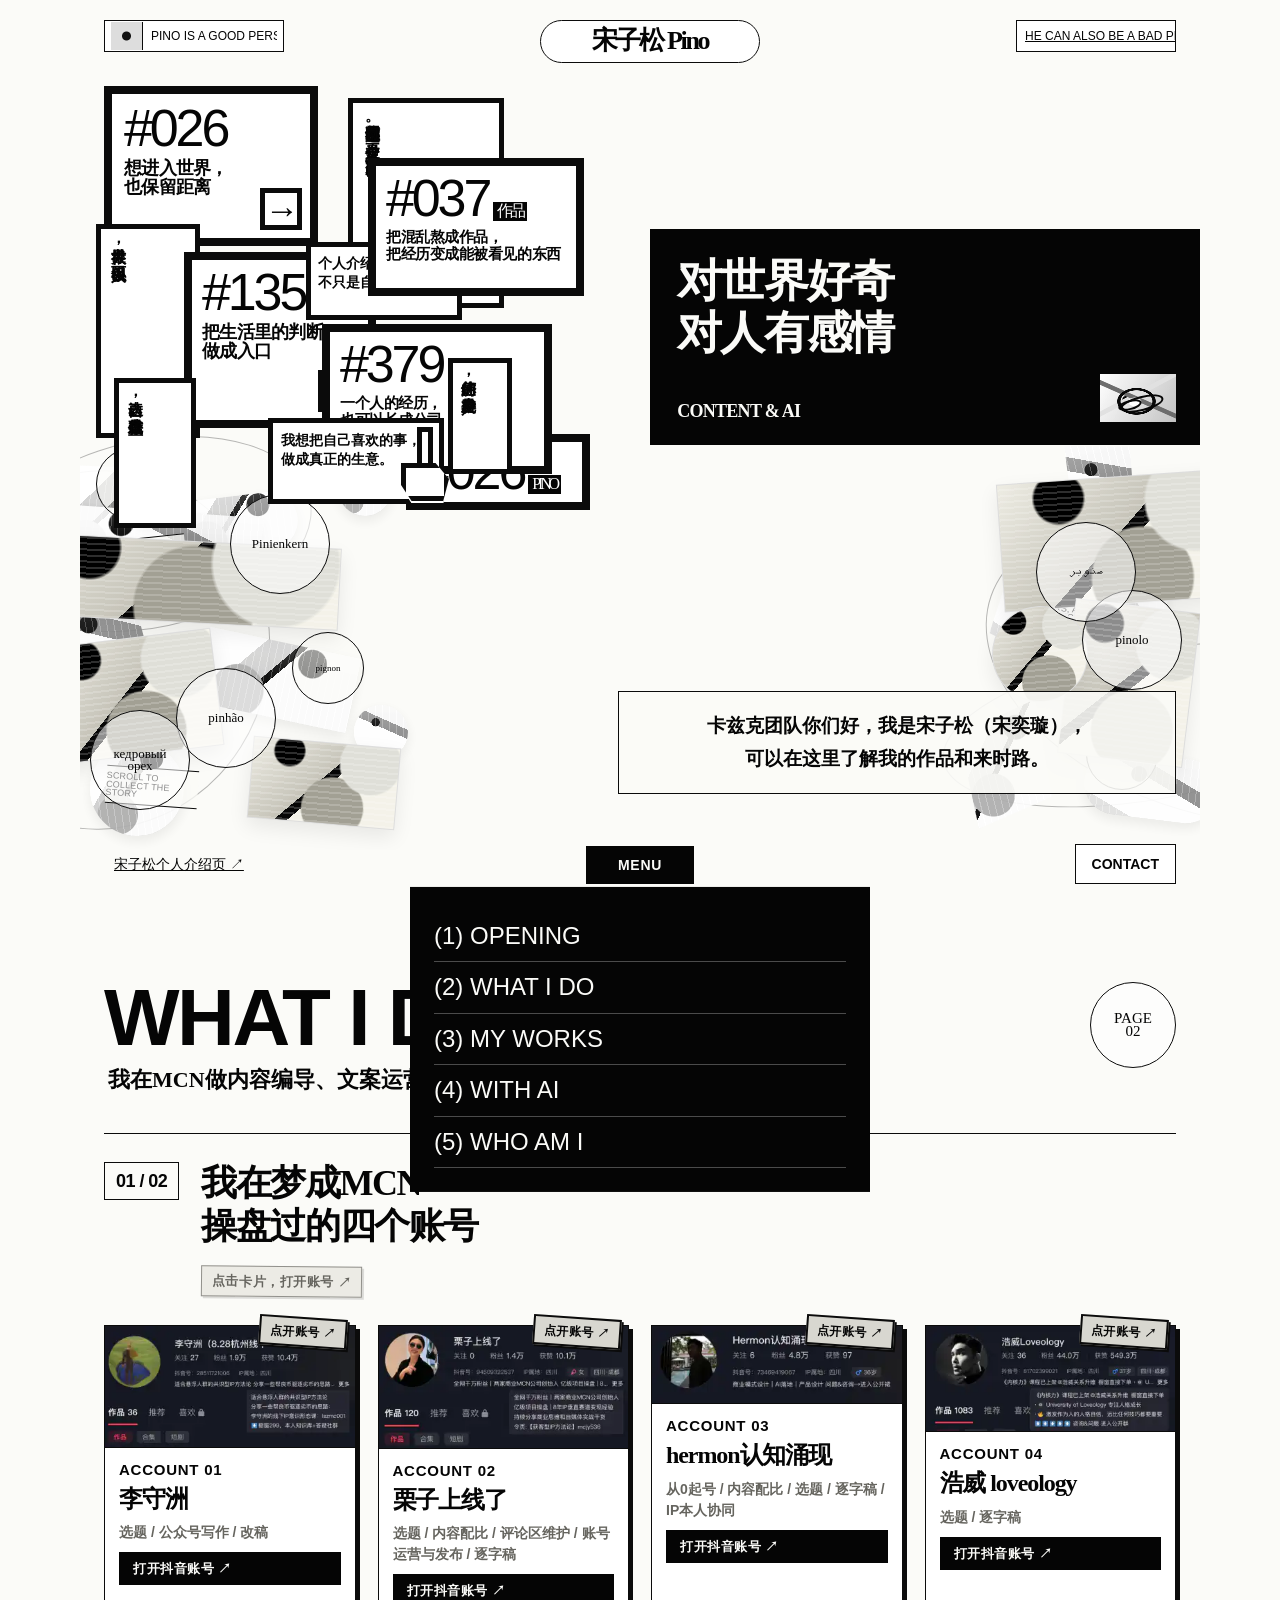
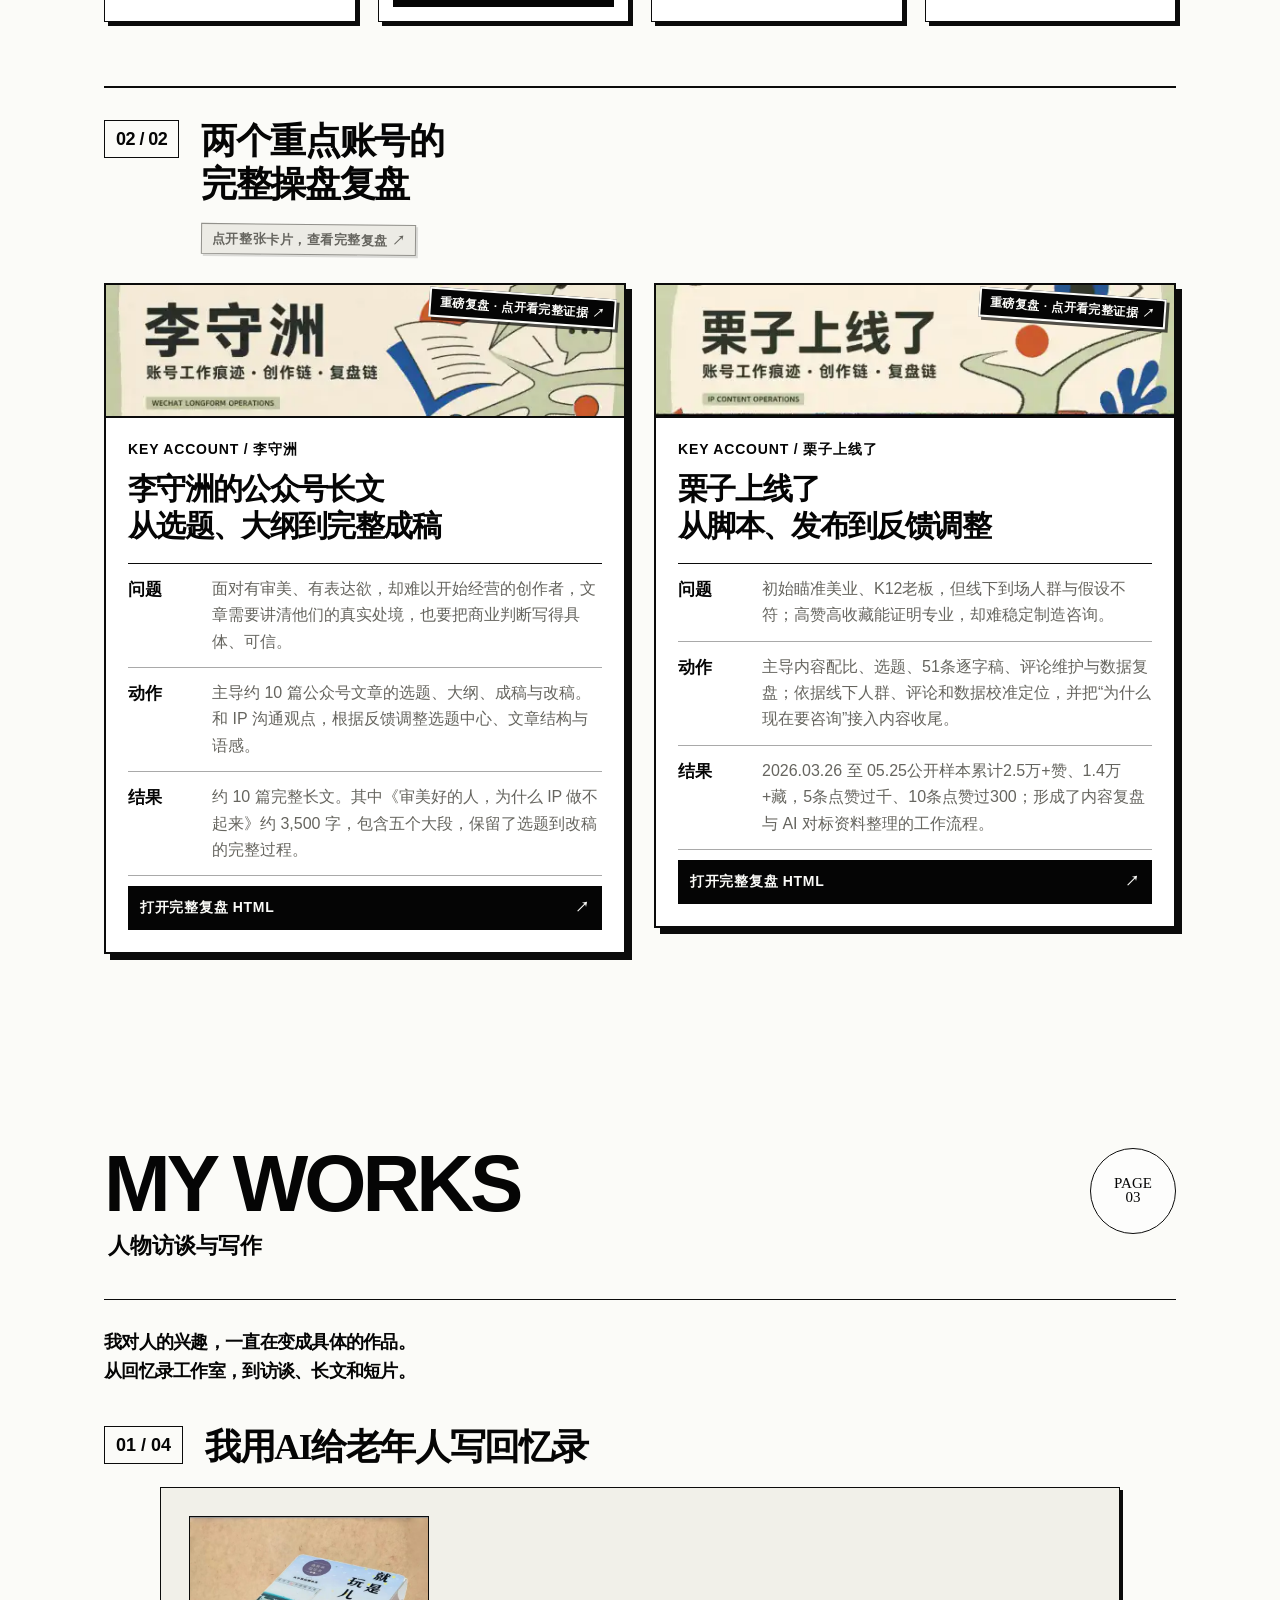
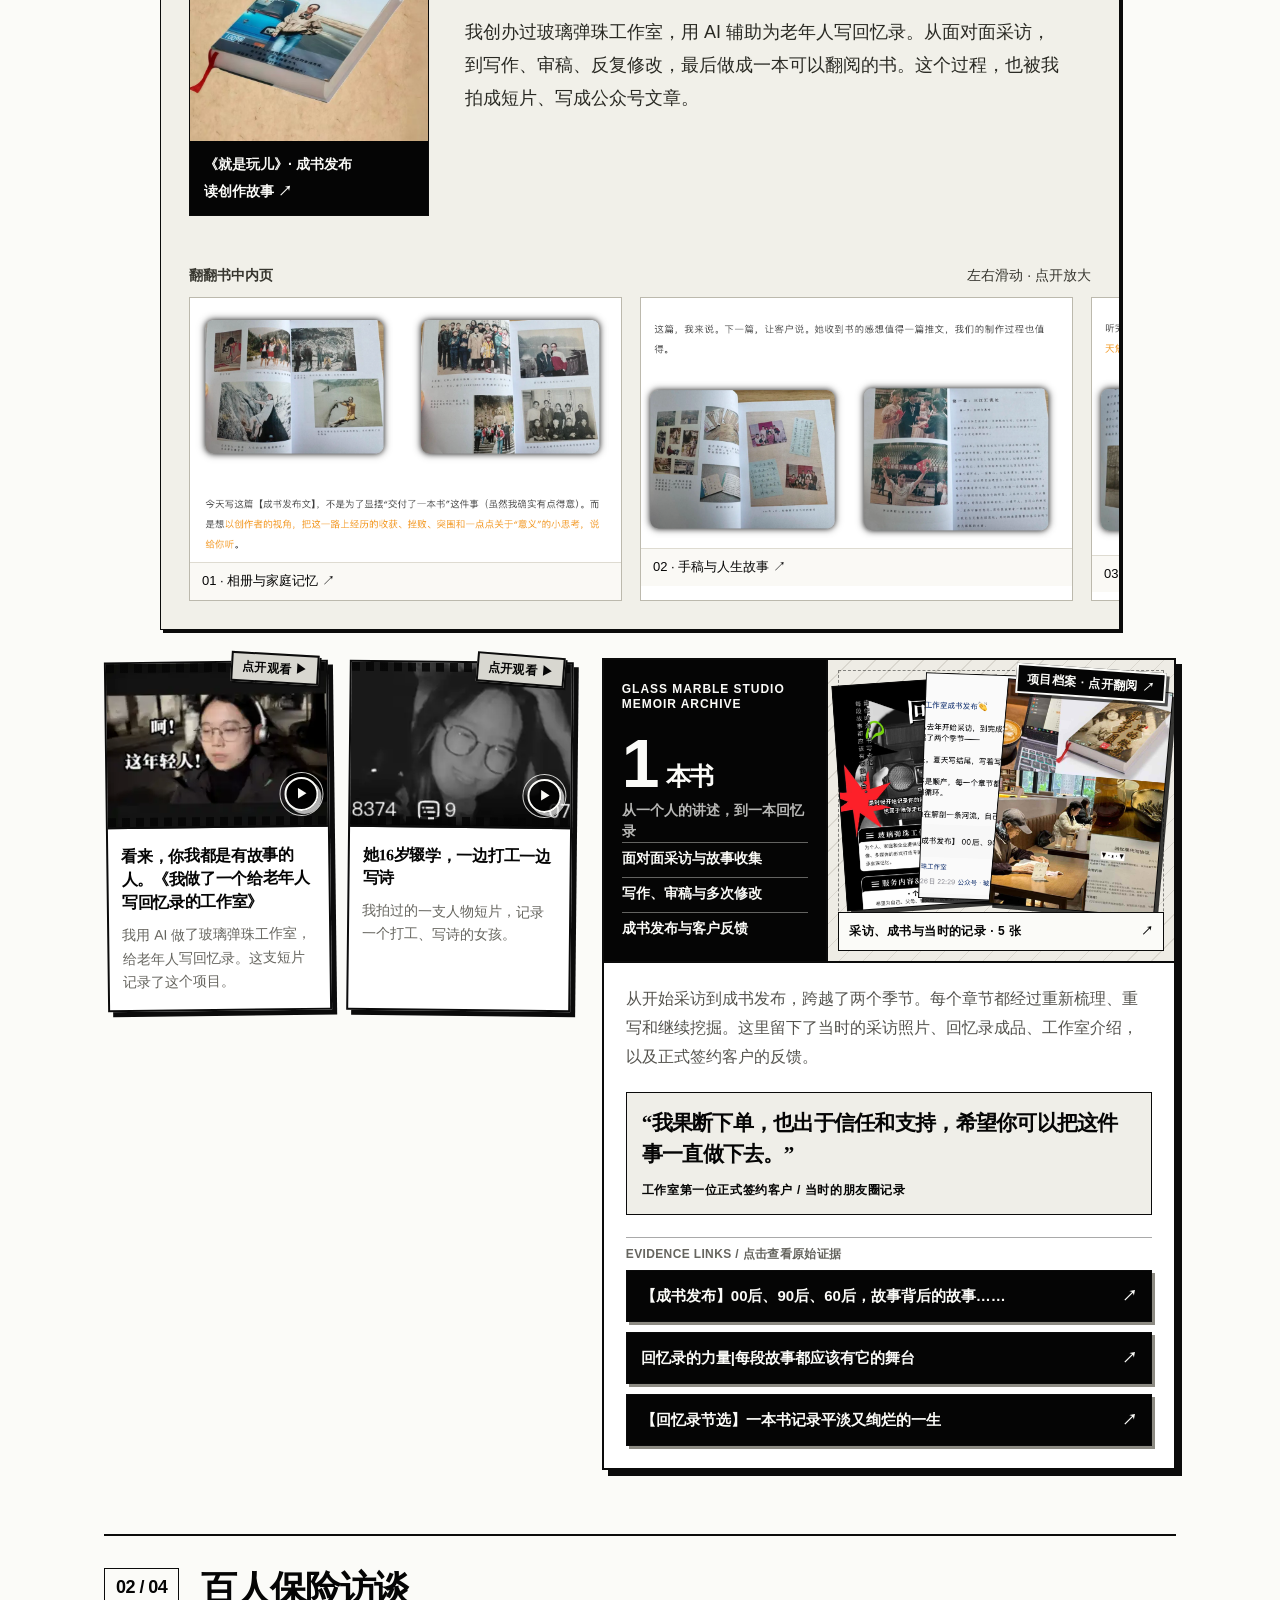
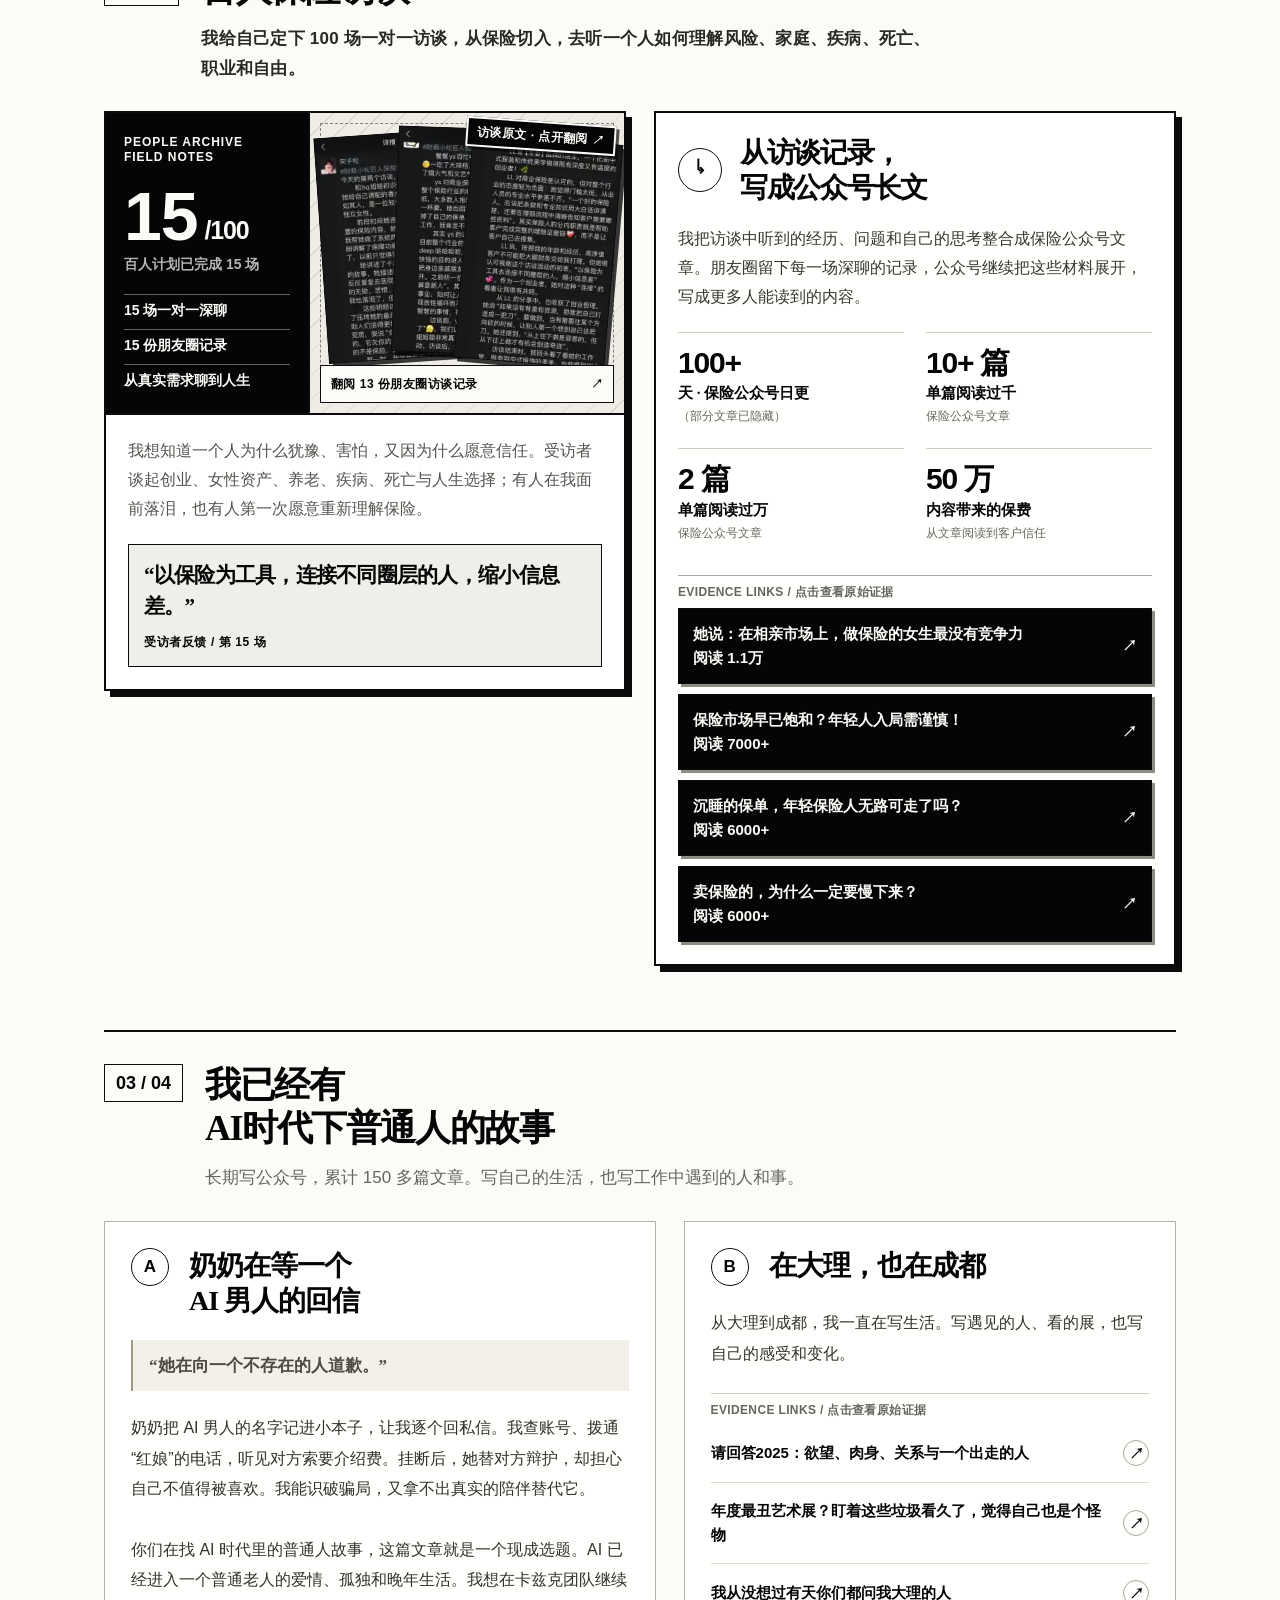
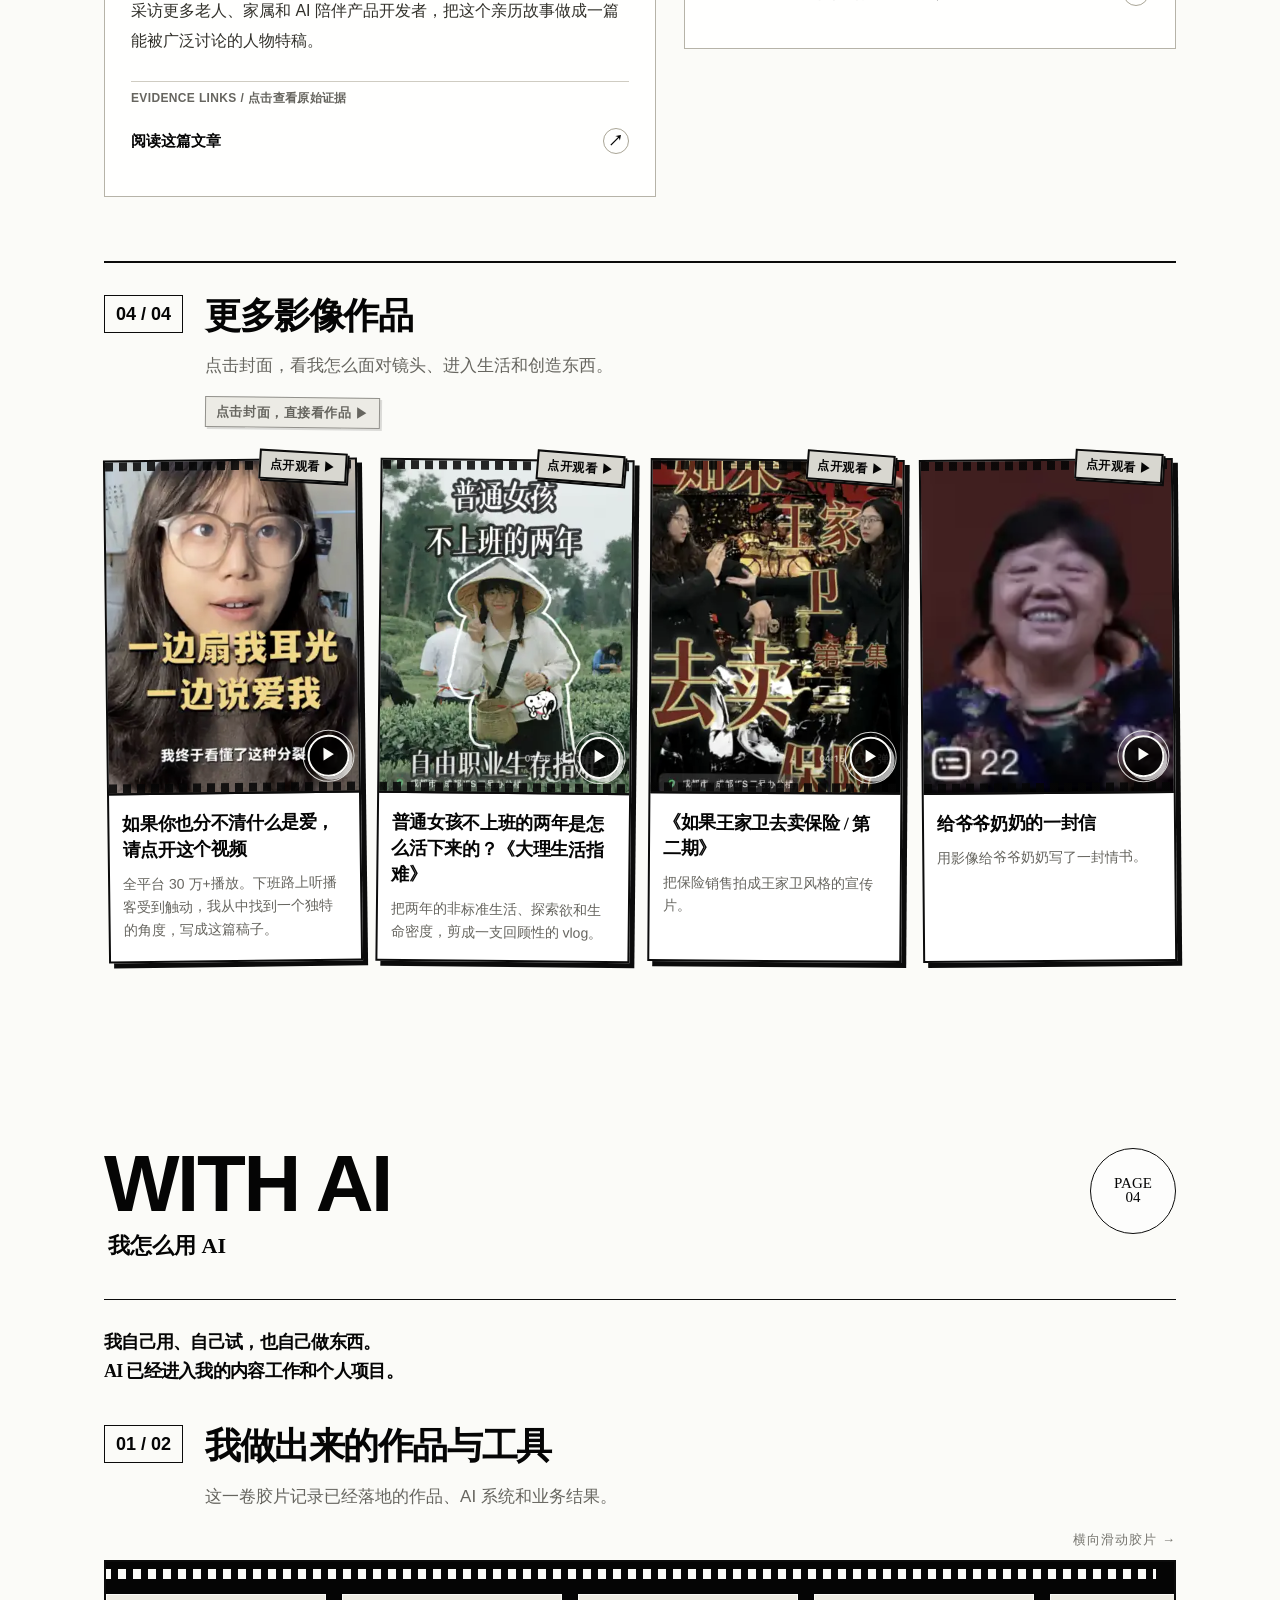
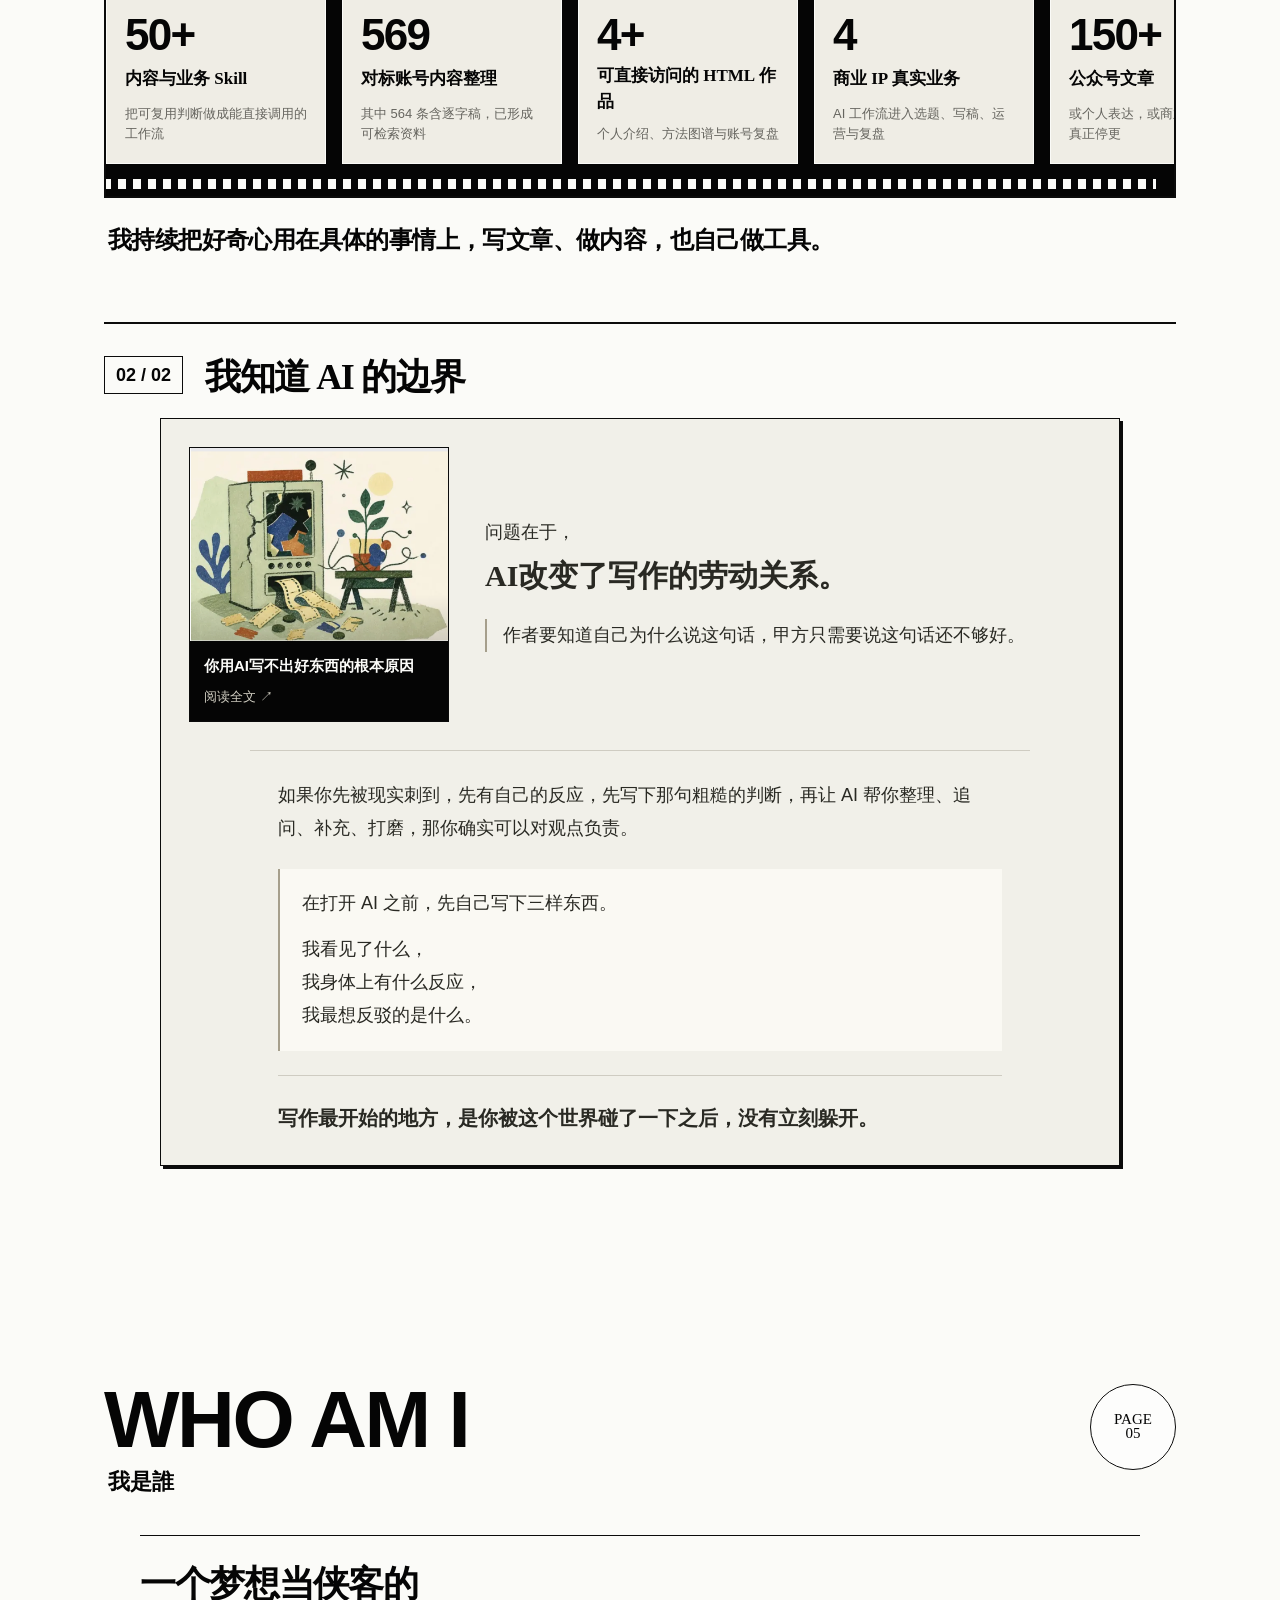
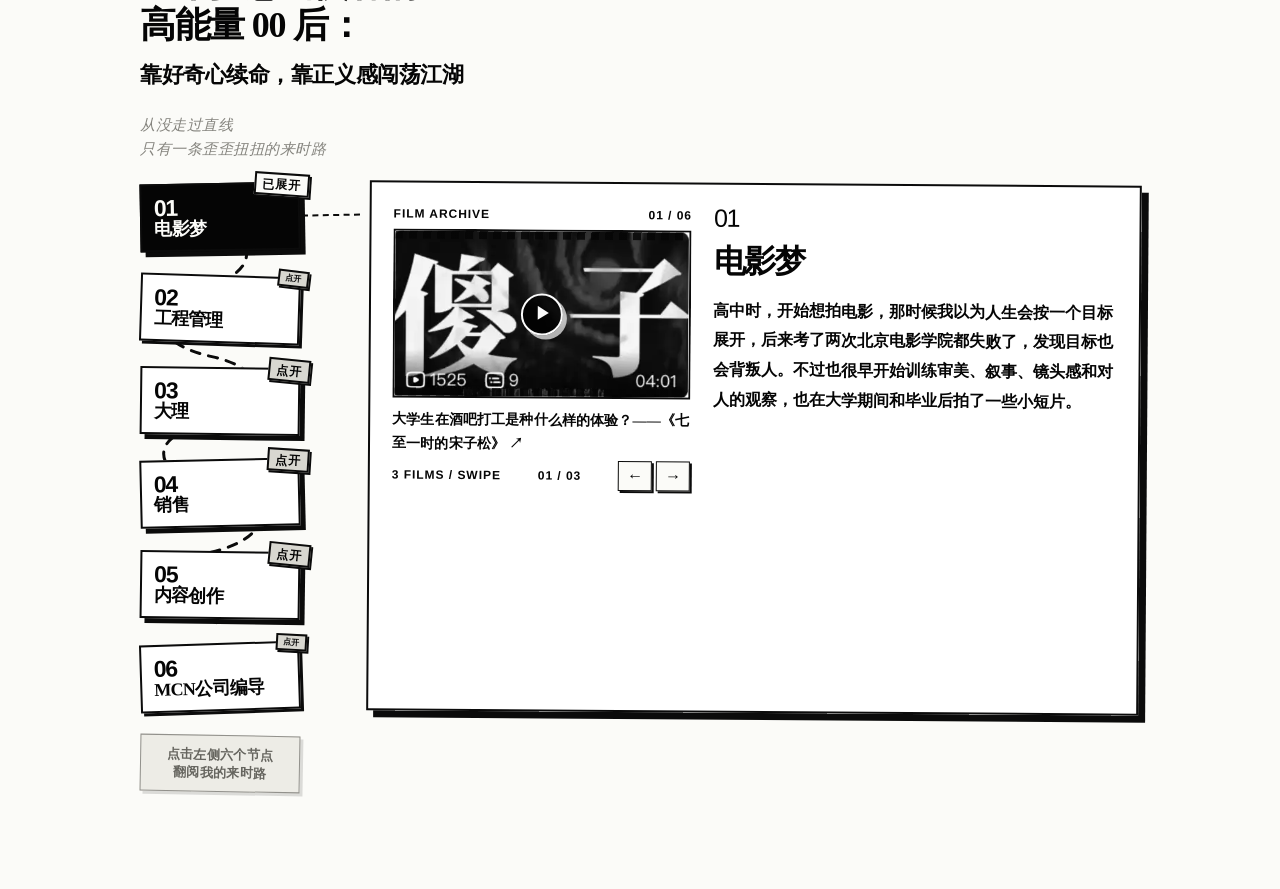
<file: index.html>
<!DOCTYPE html>
<html lang="zh-CN">
<head>
  <!-- Critical clickable media is served as lightweight same-origin assets for fast mobile rendering. -->
  <meta charset="UTF-8">
  <meta name="viewport" content="width=device-width, initial-scale=1.0, viewport-fit=cover">
  <title>宋子松｜AI 内容与人物故事作品集</title>
  <meta name="robots" content="noindex,nofollow">
  <style>
    *, *::before, *::after { box-sizing: border-box; }
    :root {
      --ink: #050505;
      --paper: #fbfbf8;
      --line: #0b0b0b;
      --soft: #f1f0ea;
      --serif: "Times New Roman", "Songti SC", "SimSun", serif;
      --sans: Arial, "PingFang SC", "Microsoft YaHei", sans-serif;
    }
    html { scroll-behavior: smooth; }
    body {
      margin: 0;
      background: var(--paper);
      color: var(--ink);
      font-family: var(--sans);
      overflow-x: hidden;
    }
    a, button { color: inherit; font: inherit; }
    button { cursor: pointer; }
    .page {
      width: min(100%, 480px);
      min-height: 100vh;
      margin: 0 auto;
      position: relative;
      background: var(--paper);
    }
    .loader {
      position: fixed;
      inset: 0;
      z-index: 20;
      background: var(--paper);
      display: grid;
      grid-template-rows: auto 1fr auto;
      padding: 18px 12px 32px;
      animation: loader-out .7s ease 2.9s forwards;
      pointer-events: none;
    }
    .loader-logo {
      justify-self: center;
      font-family: var(--serif);
      font-size: 25px;
      line-height: 1;
      font-weight: 900;
      letter-spacing: -.08em;
    }
    .loader-grid {
      align-self: center;
      display: grid;
      grid-template-columns: repeat(5, 1fr);
      gap: 18px;
      width: 100%;
      font-size: 32px;
      line-height: 1;
      text-align: center;
    }
    .loader-grid span::before { content: "0%"; animation: count 2.7s steps(4) forwards; }
    .loader-grid span:nth-child(2)::before { animation-delay: .12s; }
    .loader-grid span:nth-child(3)::before { animation-delay: .24s; }
    .loader-grid span:nth-child(4)::before { animation-delay: .36s; }
    .loader-grid span:nth-child(5)::before { animation-delay: .48s; }
    .loader-copy {
      justify-self: center;
      text-align: center;
      font-family: var(--serif);
      font-size: 26px;
      line-height: 1.05;
      font-weight: 900;
      letter-spacing: -.08em;
    }
    @keyframes count {
      0% { content: "0%"; }
      25% { content: "28%"; }
      50% { content: "63%"; }
      75% { content: "91%"; }
      100% { content: "100%"; }
    }
    @keyframes loader-out {
      to { opacity: 0; visibility: hidden; }
    }
    .topbar {
      position: fixed;
      top: 10px;
      left: 50%;
      width: min(calc(100% - 20px), 460px);
      transform: translateX(-50%);
      z-index: 10;
      display: grid;
      grid-template-columns: 122px 1fr 88px;
      align-items: start;
      gap: 10px;
      pointer-events: none;
    }
    .pill, .logo-pill, .latest {
      pointer-events: auto;
      background: #fff;
      border: 1px solid var(--line);
      display: flex;
      align-items: stretch;
      min-height: 22px;
      overflow: hidden;
    }
    .pill {
      font-size: 8.5px;
      line-height: 1;
      text-transform: uppercase;
      white-space: nowrap;
    }
    .pill .thumb {
      width: 22px;
      border-right: 1px solid var(--line);
      background: radial-gradient(circle at 50% 50%, #111 0 4px, transparent 5px), #ddd;
      filter: grayscale(1);
    }
    .marquee {
      display: flex;
      align-items: center;
      overflow: hidden;
      flex: 1;
    }
    .marquee span {
      display: inline-block;
      padding: 0 8px;
      white-space: nowrap;
      animation: slide 8s linear infinite;
    }
    .logo-pill {
      border-radius: 999px;
      justify-content: center;
      padding: 5px 12px;
      font-family: var(--serif);
      font-size: 18px;
      line-height: .8;
      font-weight: 900;
      letter-spacing: -.09em;
      text-decoration: none;
    }
    .latest {
      font-size: 9px;
      line-height: 1;
      white-space: nowrap;
    }
    @keyframes slide {
      to { transform: translateX(-100%); }
    }
    .bottombar {
      position: fixed;
      left: 50%;
      bottom: 8px;
      width: min(calc(100% - 20px), 460px);
      transform: translateX(-50%);
      z-index: 10;
      display: grid;
      grid-template-columns: 1fr auto 1fr;
      align-items: end;
      gap: 8px;
      pointer-events: none;
      font-size: 9px;
      line-height: 1;
    }
    .producer, .platforms, .menu-btn {
      pointer-events: auto;
    }
    .producer { align-self: center; }
    .menu-btn {
      border: 0;
      background: var(--ink);
      color: var(--paper);
      padding: 7px 24px;
      font-weight: 800;
      letter-spacing: .05em;
    }
    .platforms {
      justify-self: end;
      display: flex;
      gap: 0;
    }
    .contact-mini {
      justify-self: end;
      border: 1px solid var(--line);
      background: #fff;
      padding: 5px 8px;
      font-size: 10px;
      line-height: 1;
      font-weight: 800;
      pointer-events: auto;
    }
    .hero {
      min-height: 100svh;
      padding: 42px 8px 0;
      position: relative;
      overflow: hidden;
      scroll-snap-align: start;
    }
    h1 {
      display: none;
      position: absolute;
      z-index: 4;
      left: 12px;
      right: 12px;
      top: 535px;
      margin: 0;
      font-family: "Arial Narrow", Impact, var(--sans);
      font-size: clamp(42px, 12vw, 56px);
      line-height: .88;
      letter-spacing: -.07em;
      text-transform: uppercase;
      text-align: justify;
      text-wrap: balance;
      font-weight: 900;
      mix-blend-mode: multiply;
    }
    .subcopy {
      position: absolute;
      left: 72px;
      right: 72px;
      bottom: 92px;
      z-index: 4;
      padding: 6px 8px;
      background: rgba(251, 251, 248, .9);
      border: 1px solid var(--line);
      text-align: center;
      font-family: var(--serif);
      font-size: 12px;
      line-height: 1.45;
      font-weight: 800;
      letter-spacing: -.025em;
    }
    .video-card {
      position: absolute;
      z-index: 2;
      overflow: hidden;
      background: #ddd;
      border: 1px solid transparent;
      isolation: isolate;
      box-shadow: 0 8px 20px rgba(0,0,0,.08);
    }
    .video-card::before {
      content: "";
      position: absolute;
      inset: -20%;
      background:
        radial-gradient(circle at 32% 24%, #0b0b0b 0 9%, transparent 10%),
        radial-gradient(circle at 72% 30%, #d6d6d0 0 18%, transparent 19%),
        radial-gradient(circle at 55% 72%, #9f9d92 0 22%, transparent 23%),
        linear-gradient(135deg, #f3f2eb, #bfbdb3 48%, #111 48% 52%, #e9e8df 52%);
      filter: contrast(1.1);
      animation: drift 8s ease-in-out infinite alternate;
    }
    .video-card::after {
      content: "";
      position: absolute;
      inset: 0;
      background: repeating-linear-gradient(0deg, rgba(255,255,255,.18) 0 2px, transparent 2px 6px);
      mix-blend-mode: screen;
    }
    .v1 { width: 246px; height: 128px; right: -46px; top: 476px; transform: rotate(-4deg); }
    .v2 { width: 336px; height: 82px; left: -76px; top: 540px; transform: rotate(3deg); }
    .v3 { width: 126px; height: 156px; right: 8px; top: 605px; transform: rotate(7deg); }
    .v4 { width: 176px; height: 118px; left: -38px; top: 638px; transform: rotate(-7deg); }
    .v5 { width: 148px; height: 82px; left: 170px; top: 742px; transform: rotate(5deg); }
    .v6 { width: 96px; height: 96px; right: 112px; top: 606px; border-radius: 50%; transform: rotate(-5deg); }
    @keyframes drift {
      to { transform: translate3d(8%, -6%, 0) scale(1.08); }
    }
    .collage-field {
      position: absolute;
      inset: 0;
      z-index: 1;
      pointer-events: none;
    }
    .archive-wall {
      position: absolute;
      left: 0;
      right: -112px;
      top: 58px;
      height: 382px;
      z-index: 5;
      pointer-events: none;
      overflow: visible;
    }
    .archive-card {
      position: absolute;
      background: #fff;
      border: 8px solid var(--line);
      color: var(--ink);
      overflow: hidden;
      box-shadow: 0 0 0 1px #fff inset;
    }
    .archive-card.thin { border-width: 5px; }
    .archive-card .issue {
      display: block;
      font-family: "Arial Narrow", Impact, var(--sans);
      font-size: 52px;
      line-height: .86;
      letter-spacing: -.06em;
      white-space: nowrap;
    }
    .archive-card .tag {
      display: inline-block;
      margin-left: 4px;
      padding: 1px 4px 2px;
      background: var(--ink);
      color: #fff;
      font-family: var(--serif);
      font-size: 16px;
      line-height: 1;
    }
    .archive-card .headline {
      display: block;
      margin-top: 8px;
      font-family: var(--serif);
      font-size: 18px;
      line-height: 1.05;
      letter-spacing: -.04em;
      font-weight: 900;
    }
    .archive-card .headline.compact {
      font-size: 15px;
      line-height: 1.15;
      letter-spacing: -.03em;
    }
    .archive-card .vertical {
      writing-mode: vertical-rl;
      font-family: var(--serif);
      font-size: 15px;
      line-height: 1.18;
      font-weight: 900;
      letter-spacing: .02em;
    }
    .archive-card .smallcopy {
      font-family: var(--serif);
      font-size: 12px;
      line-height: 1.2;
      font-weight: 900;
    }
    .archive-card .smallcopy.strong {
      font-size: 14px;
      line-height: 1.2;
    }
    .archive-card .arrow {
      position: absolute;
      right: 8px;
      bottom: 8px;
      width: 42px;
      height: 42px;
      border: 5px solid var(--line);
      display: grid;
      place-items: center;
      font-size: 34px;
      line-height: 1;
      font-weight: 900;
    }
    .archive-card.a1 { width: 214px; height: 160px; left: 8px; top: -34px; padding: 12px; }
    .archive-card.a2 { width: 156px; height: 210px; left: 252px; top: -22px; padding: 10px; z-index: 4; }
    .archive-card.a3 { width: 216px; height: 138px; left: 272px; top: 38px; padding: 10px; z-index: 5; }
    .archive-card.a4 { width: 192px; height: 176px; left: 88px; top: 132px; padding: 10px; z-index: 3; }
    .archive-card.a5 { width: 230px; height: 150px; left: 226px; top: 204px; padding: 10px; z-index: 5; }
    .archive-card.a6 { width: 104px; height: 214px; left: 0; top: 104px; padding: 8px; z-index: 2; }
    .archive-card.a7 { width: 176px; height: 86px; left: 172px; top: 298px; padding: 8px; z-index: 6; }
    .archive-card.a8 { width: 156px; height: 78px; left: 210px; top: 122px; padding: 7px; z-index: 4; }
    .archive-card.a9 { width: 82px; height: 150px; left: 18px; top: 258px; padding: 7px; z-index: 5; }
    .archive-card.a10 { width: 184px; height: 76px; left: 310px; top: 314px; padding: 7px; z-index: 3; }
    .archive-card.a11 { width: 64px; height: 116px; left: 352px; top: 238px; padding: 6px; z-index: 7; }
    .cursor-hand {
      position: absolute;
      left: 292px;
      top: 304px;
      z-index: 8;
      width: 72px;
      height: 86px;
      filter: drop-shadow(0 2px 0 #fff);
    }
    .cursor-hand::before {
      content: "";
      position: absolute;
      left: 29px;
      top: 3px;
      width: 16px;
      height: 48px;
      background: #fff;
      border: 5px solid var(--line);
      border-bottom: 0;
    }
    .cursor-hand::after {
      content: "";
      position: absolute;
      left: 13px;
      top: 39px;
      width: 48px;
      height: 38px;
      background: #fff;
      border: 5px solid var(--line);
      clip-path: polygon(0 0, 72% 0, 100% 42%, 88% 100%, 22% 100%, 0 58%);
    }
    .future-strip {
      position: absolute;
      left: 0;
      top: 398px;
      z-index: 6;
      width: 100%;
      height: 116px;
      background: var(--ink);
      color: var(--paper);
      overflow: hidden;
      padding: 12px 14px;
      box-shadow: 0 0 0 1px var(--ink);
      pointer-events: none;
    }
    .future-strip .future-text {
      display: block;
      max-width: 218px;
      font-family: var(--serif);
      font-size: 34px;
      line-height: 1.08;
      letter-spacing: -.08em;
      font-weight: 900;
      transform: scaleX(1.08);
      transform-origin: left top;
    }
    .future-strip .future-label {
      position: absolute;
      right: 18px;
      bottom: 12px;
      font-family: var(--serif);
      font-size: 18px;
      line-height: 1;
      letter-spacing: -.04em;
      font-weight: 900;
    }
    .future-art {
      position: absolute;
      right: 14px;
      bottom: 38px;
      width: 76px;
      height: 48px;
      background:
        radial-gradient(ellipse at 46% 58%, rgba(255,255,255,.8) 0 10%, transparent 12%),
        radial-gradient(ellipse at 48% 57%, transparent 0 28%, #141414 29% 34%, transparent 35%),
        linear-gradient(24deg, transparent 0 45%, #6f6f6f 46% 51%, transparent 52%),
        linear-gradient(152deg, transparent 0 42%, #d8d8d8 43% 48%, transparent 49%),
        radial-gradient(circle at 34% 53%, #111 0 3px, transparent 4px),
        linear-gradient(120deg, #f3f3f3, #bdbdbd);
      filter: grayscale(1) contrast(1.1);
    }
    .future-art::before,
    .future-art::after {
      content: "";
      position: absolute;
      border: 2px solid #111;
      border-radius: 50%;
      transform: rotate(-14deg);
    }
    .future-art::before {
      width: 44px;
      height: 15px;
      right: 12px;
      top: 22px;
    }
    .future-art::after {
      width: 24px;
      height: 10px;
      left: 18px;
      top: 26px;
    }
    .cut, .mini-still, .track, .micro-copy, .ring {
      position: absolute;
      pointer-events: none;
    }
    .cut, .mini-still {
      overflow: hidden;
      background:
        radial-gradient(circle at 70% 20%, #141414 0 11%, transparent 12%),
        radial-gradient(circle at 26% 74%, #aaa79c 0 20%, transparent 21%),
        linear-gradient(128deg, #faf9f2 0 28%, #c8c4b8 28% 43%, #111 43% 47%, #edece3 47% 100%);
      filter: grayscale(1) contrast(1.15);
      opacity: .92;
      box-shadow: 0 5px 14px rgba(0,0,0,.08);
      animation: floaty 7s ease-in-out infinite alternate;
    }
    .cut::after, .mini-still::after {
      content: "";
      position: absolute;
      inset: 0;
      background:
        repeating-linear-gradient(90deg, rgba(255,255,255,.22) 0 1px, transparent 1px 7px),
        linear-gradient(180deg, rgba(255,255,255,.15), transparent 48%, rgba(0,0,0,.18));
      mix-blend-mode: screen;
    }
    .cut:nth-child(2n), .mini-still:nth-child(2n) {
      background:
        radial-gradient(circle at 40% 32%, #111 0 8%, transparent 9%),
        linear-gradient(24deg, #d7d5ca 0 18%, #f7f6ef 18% 56%, #8c8a80 56% 68%, #e8e6dc 68%);
    }
    .c1 { width: 88px; height: 112px; left: -14px; top: 462px; transform: rotate(8deg); clip-path: polygon(0 8%, 100% 0, 86% 100%, 6% 90%); }
    .c2 { width: 72px; height: 92px; right: 62px; top: 438px; transform: rotate(-14deg); clip-path: polygon(12% 0, 100% 18%, 82% 100%, 0 76%); }
    .c3 { width: 126px; height: 58px; left: 92px; top: 496px; transform: rotate(-7deg); border-radius: 999px; }
    .c4 { width: 96px; height: 132px; left: -26px; top: 580px; transform: rotate(-10deg); clip-path: polygon(0 0, 90% 12%, 100% 92%, 18% 100%); }
    .c5 { width: 155px; height: 76px; left: 120px; top: 642px; transform: rotate(12deg); }
    .c6 { width: 70px; height: 128px; right: 132px; top: 528px; transform: rotate(11deg); clip-path: polygon(20% 0, 100% 6%, 78% 100%, 0 88%); }
    .c7 { width: 94px; height: 94px; left: 10px; top: 742px; transform: rotate(-8deg); border-radius: 50%; }
    .c8 { width: 134px; height: 64px; right: -18px; top: 755px; transform: rotate(7deg); border-radius: 999px; }
    .c9 { width: 86px; height: 112px; right: 150px; top: 708px; transform: rotate(-14deg); clip-path: polygon(4% 14%, 100% 0, 92% 88%, 0 100%); }
    .c10 { width: 236px; height: 48px; left: -54px; top: 510px; transform: rotate(4deg); }
    .mini-still {
      border-radius: 50%;
      width: 54px;
      height: 54px;
    }
    .mstill1 { left: 258px; top: 462px; }
    .mstill2 { left: 28px; top: 545px; animation-delay: .6s; }
    .mstill3 { right: 32px; top: 570px; animation-delay: 1.1s; }
    .mstill4 { left: 274px; top: 705px; animation-delay: .3s; }
    .mstill5 { left: 44px; top: 470px; animation-delay: 1.4s; }
    .track {
      border: 1px solid rgba(0,0,0,.42);
      border-radius: 50%;
      opacity: .65;
      animation: orbit-drift 11s ease-in-out infinite alternate;
    }
    .t1 { width: 330px; height: 188px; left: -96px; top: 440px; transform: rotate(-12deg); }
    .t2 { width: 460px; height: 282px; right: -238px; top: 530px; transform: rotate(19deg); }
    .t3 { width: 340px; height: 360px; left: -150px; top: 470px; transform: rotate(11deg); }
    .t4 { width: 420px; height: 150px; right: -160px; top: 650px; transform: rotate(-10deg); }
    .ring {
      display: grid;
      place-items: center;
      width: 72px;
      height: 72px;
      border: 1px solid var(--line);
      border-radius: 50%;
      background: rgba(251,251,248,.52);
      font-family: var(--serif);
      font-size: 9px;
      line-height: .9;
      text-align: center;
      animation: spin 20s linear infinite reverse;
    }
    .r1 { left: 16px; top: 448px; }
    .r2 { right: 24px; top: 518px; }
    .r3 { left: 212px; top: 632px; }
    .r4 { right: 42px; top: 718px; }
    .micro-copy {
      z-index: 2;
      max-width: 92px;
      font-size: 9px;
      line-height: .95;
      text-transform: uppercase;
      letter-spacing: .02em;
      background: rgba(251,251,248,.76);
      border-top: 1px solid var(--line);
      border-bottom: 1px solid var(--line);
      padding: 5px 0;
    }
    .mc1 { left: 14px; top: 538px; transform: rotate(-6deg); }
    .mc2 { right: 86px; top: 590px; transform: rotate(5deg); }
    .mc3 { left: 236px; top: 728px; transform: rotate(-8deg); }
    .mc4 { left: 26px; top: 768px; transform: rotate(4deg); }
    @keyframes floaty {
      to { translate: 8px -12px; }
    }
    @keyframes orbit-drift {
      to { translate: -10px 18px; rotate: 8deg; }
    }
    .stamp {
      position: absolute;
      z-index: 3;
      width: 100px;
      height: 100px;
      border: 1px solid var(--line);
      border-radius: 50%;
      display: grid;
      place-items: center;
      font-family: var(--serif);
      font-size: 13px;
      text-align: center;
      line-height: .9;
      animation: spin 18s linear infinite;
      background: rgba(255,255,255,.55);
    }
    .s1 { top: 494px; left: 150px; }
    .s2 { top: 590px; right: 18px; }
    .s3 { top: 668px; left: 96px; }
    .s4 { top: 710px; left: 10px; }
    .s5 { top: 522px; right: 64px; }
    @keyframes spin {
      to { transform: rotate(360deg); }
    }
    .section {
      min-height: 100svh;
      padding: 54px 12px 74px;
      overflow: hidden;
      position: relative;
      scroll-snap-align: start;
    }
    h2 {
      margin: 0;
      font-family: "Arial Narrow", Impact, var(--sans);
      font-size: clamp(50px, 14.6vw, 72px);
      line-height: .9;
      letter-spacing: -.05em;
      text-transform: uppercase;
    }
    .jp {
      font-family: var(--serif);
      font-weight: 900;
      font-size: 14px;
      margin: -6px 0 22px 8px;
    }
    .highlight-card {
      z-index: 2;
      min-height: 610px;
      position: relative;
      border-top: 1px solid var(--line);
      padding-top: 24px;
    }
    .num {
      font-family: var(--serif);
      font-size: 24px;
      margin-bottom: 6px;
    }
    .highlight-card h3 {
      margin: 0 0 10px;
      font-family: var(--serif);
      font-size: 30px;
      line-height: 1.18;
      letter-spacing: -.07em;
    }
    .highlight-card p {
      margin: 0;
      max-width: 270px;
      font-size: 14px;
      line-height: 1.55;
    }
    .page-kicker {
      position: absolute;
      right: 12px;
      top: 64px;
      width: 74px;
      height: 74px;
      border: 1px solid var(--line);
      border-radius: 50%;
      display: grid;
      place-items: center;
      font-family: var(--serif);
      font-size: 12px;
      line-height: .9;
      text-align: center;
      background: rgba(255,255,255,.64);
      animation: spin 22s linear infinite;
    }
    .pine-float {
      position: absolute;
      inset: 0;
      z-index: 0;
      pointer-events: none;
    }
    .pine-nut {
      position: absolute;
      width: 34px;
      height: 56px;
      border: 1px solid rgba(0,0,0,.64);
      border-radius: 58% 42% 52% 48% / 72% 68% 32% 28%;
      background:
        radial-gradient(ellipse at 42% 24%, rgba(255,255,255,.95) 0 18%, transparent 19%),
        linear-gradient(145deg, #f5f3ea 0 28%, #c9c6b9 29% 52%, #fdfcf7 53% 72%, #7b786f 73% 100%);
      filter: grayscale(1) contrast(1.14);
      opacity: .74;
      box-shadow: 0 4px 10px rgba(0,0,0,.08);
      animation: pine-drift 9s ease-in-out infinite alternate;
    }
    .pine-nut::before {
      content: "";
      position: absolute;
      left: 50%;
      top: -8px;
      width: 10px;
      height: 14px;
      border: 1px solid rgba(0,0,0,.54);
      border-bottom: 0;
      border-radius: 50% 50% 0 0;
      transform: translateX(-50%) rotate(-14deg);
      background: #f8f7ef;
    }
    .pine-nut::after {
      content: "";
      position: absolute;
      inset: 8px 11px 10px 15px;
      border-left: 1px solid rgba(0,0,0,.28);
      transform: rotate(7deg);
    }
    .pine-ring {
      position: absolute;
      border: 1px solid rgba(0,0,0,.28);
      border-radius: 48% 52% 54% 46%;
      animation: orbit-drift 12s ease-in-out infinite alternate;
    }
    .pine-note {
      position: absolute;
      z-index: 1;
      border-top: 1px solid var(--line);
      border-bottom: 1px solid var(--line);
      background: rgba(251,251,248,.78);
      padding: 5px 0;
      font-size: 9px;
      line-height: 1;
      letter-spacing: .02em;
      text-transform: uppercase;
      animation: floaty 8s ease-in-out infinite alternate;
    }
    .pn1 { right: 22px; top: 316px; transform: rotate(18deg); }
    .pn2 { left: 8px; top: 586px; width: 28px; height: 46px; transform: rotate(-22deg); animation-delay: .5s; }
    .pn3 { right: 52px; bottom: 132px; width: 42px; height: 66px; transform: rotate(-8deg); animation-delay: 1.1s; }
    .pn4 { left: 308px; top: 420px; width: 26px; height: 42px; transform: rotate(38deg); animation-delay: .8s; }
    .pr1 { width: 210px; height: 116px; right: -82px; top: 344px; transform: rotate(-18deg); }
    .pr2 { width: 260px; height: 92px; left: -150px; bottom: 142px; transform: rotate(13deg); }
    .pnote1 { right: 18px; top: 492px; transform: rotate(7deg); }
    .pnote2 { left: 18px; bottom: 118px; transform: rotate(-6deg); }
    @keyframes pine-drift {
      to { translate: 9px -16px; rotate: 10deg; }
    }
    .big-cn {
      margin: 18px 0 0;
      font-family: var(--serif);
      font-size: clamp(42px, 13vw, 62px);
      line-height: .9;
      letter-spacing: -.08em;
      font-weight: 900;
    }
    .dense-copy {
      position: relative;
      z-index: 2;
      margin-top: 22px;
      display: grid;
      gap: 10px;
      max-width: 330px;
    }
    .dense-copy p {
      margin: 0;
      font-size: 15px;
      line-height: 1.58;
      background: rgba(251,251,248,.72);
    }
    .chapter-card {
      position: absolute;
      left: 12px;
      right: 12px;
      bottom: 58px;
      border-top: 1px solid var(--line);
      display: grid;
      gap: 8px;
      padding-top: 12px;
      background: rgba(251,251,248,.86);
    }
    .chapter-card b {
      font-family: var(--serif);
      font-size: 24px;
      line-height: 1.16;
      letter-spacing: -.06em;
    }
    .chapter-card small {
      font-size: 12px;
      line-height: 1.4;
    }
    #what {
      padding-bottom: 112px;
    }
    .evidence-board {
      position: relative;
      z-index: 2;
      border-top: 1px solid var(--line);
      padding-top: 18px;
    }
    .evidence-section + .evidence-section {
      margin-top: 34px;
      padding-top: 20px;
      border-top: 2px solid var(--line);
    }
    .evidence-heading {
      display: grid;
      grid-template-columns: auto 1fr;
      align-items: start;
      gap: 10px;
      margin-bottom: 14px;
    }
    .evidence-heading .index {
      border: 1px solid var(--line);
      padding: 5px 7px;
      font-family: "Arial Narrow", Impact, var(--sans);
      font-size: 13px;
      line-height: 1;
      font-weight: 900;
      letter-spacing: -.03em;
    }
    .evidence-heading h3 {
      margin: 0;
      font-family: var(--serif);
      font-size: 24px;
      line-height: 1.08;
      letter-spacing: -.055em;
    }
    .evidence-heading p {
      grid-column: 2;
      margin: -3px 0 0;
      color: #5e5d57;
      font-size: 11px;
      line-height: 1.55;
      letter-spacing: .015em;
    }
    #interviewCase > .evidence-heading > p {
      color: #292923;
      font-size: 12.5px;
      font-weight: 600;
    }
    .click-hint {
      grid-column: 2;
      justify-self: start;
      margin-top: 1px;
      border: 1px solid #92918c;
      background: rgba(232,231,224,.78);
      color: #66655f;
      padding: 5px 7px;
      font-size: 8.5px;
      line-height: 1;
      font-weight: 900;
      letter-spacing: .04em;
      box-shadow: 2px 2px 0 rgba(0,0,0,.13);
      transform: rotate(.6deg);
    }
    .click-badge {
      position: absolute;
      z-index: 8;
      top: -9px;
      right: 7px;
      border: 2px solid var(--line);
      background: #d8d7d0;
      color: var(--ink);
      padding: 5px 7px 4px;
      font-family: var(--sans);
      font-size: 8.5px;
      line-height: 1;
      font-style: normal;
      font-weight: 900;
      letter-spacing: .04em;
      white-space: nowrap;
      box-shadow: 2px 2px 0 var(--line);
      transform: rotate(4deg);
      animation: click-tag-pulse 2.2s ease-in-out infinite;
      pointer-events: none;
    }
    .click-badge.heavy {
      top: 8px;
      right: 8px;
      background: var(--ink);
      color: var(--paper);
      border-color: var(--paper);
      box-shadow: 3px 3px 0 rgba(5,5,5,.68);
      font-size: 9px;
      padding: 6px 8px 5px;
    }
    @keyframes clickable-card-arrival {
      0% { transform: translateY(0); box-shadow: 6px 6px 0 var(--line); }
      42% { transform: translate(-3px, -5px); box-shadow: 10px 11px 0 var(--line); }
      100% { transform: translateY(0); box-shadow: 6px 6px 0 var(--line); }
    }
    .account-grid {
      display: grid;
      grid-template-columns: repeat(2, minmax(0, 1fr));
      gap: 13px 10px;
    }
    .account-card {
      position: relative;
      min-width: 0;
      border: 1.5px solid var(--line);
      background: rgba(255,255,255,.94);
      color: inherit;
      text-decoration: none;
      box-shadow: 4px 4px 0 var(--line);
      transition: transform .18s ease, box-shadow .18s ease;
    }
    .account-card:hover,
    .account-card:focus-visible {
      transform: translate(-2px, -2px);
      box-shadow: 7px 7px 0 var(--line);
    }
    .account-shot {
      position: relative;
      overflow: hidden;
      border-bottom: 1.5px solid var(--line);
      display: block;
      background: #171821;
    }
    .case-cover::before {
      content: "";
      position: absolute;
      inset: 7px;
      border: 1px dashed rgba(5,5,5,.52);
      pointer-events: none;
    }
    .account-shot img {
      display: block;
      width: 100%;
      height: auto;
    }
    .account-shot span {
      position: relative;
      z-index: 1;
      max-width: 100px;
      padding: 5px 7px;
      border: 1px solid var(--line);
      background: var(--paper);
      font-family: var(--sans);
      font-size: 8px;
      line-height: 1.3;
      font-weight: 900;
      letter-spacing: .06em;
      text-align: center;
    }
    .account-meta {
      min-height: 72px;
      padding: 7px;
      display: grid;
      align-content: start;
      gap: 4px;
    }
    .account-meta .account-index {
      font-family: "Arial Narrow", Impact, var(--sans);
      font-size: 11px;
      line-height: 1;
      font-weight: 900;
      letter-spacing: .05em;
    }
    .account-meta strong {
      font-family: var(--serif);
      font-size: 16px;
      line-height: 1.05;
      letter-spacing: -.045em;
    }
    .account-meta small {
      color: #66655f;
      font-size: 8.5px;
      line-height: 1.35;
      font-weight: 700;
    }
    .account-link-note {
      margin-top: auto;
      padding: 6px 7px;
      background: var(--ink);
      color: var(--paper);
      font-family: var(--sans);
      font-size: 8px;
      line-height: 1;
      font-weight: 900;
      letter-spacing: .04em;
    }
    .case-list {
      display: grid;
      gap: 20px;
    }
    .case-card {
      position: relative;
      display: block;
      border: 2px solid var(--line);
      background: rgba(255,255,255,.95);
      color: inherit;
      text-decoration: none;
      box-shadow: 6px 6px 0 var(--line);
      transition: transform .18s ease, box-shadow .18s ease;
    }
    .case-card.is-click-visible {
      animation: clickable-card-arrival .72s ease-out both;
    }
    .case-card:hover,
    .case-card:focus-visible {
      transform: translate(-3px, -3px);
      box-shadow: 10px 10px 0 var(--line);
    }
    .case-card:focus-visible {
      outline: 3px solid #92918c;
      outline-offset: 4px;
    }
    .case-cover {
      position: relative;
      min-height: 184px;
      padding: 18px;
      border-bottom: 2px solid var(--line);
      display: grid;
      place-items: center;
      color: inherit;
      text-decoration: none;
      background:
        linear-gradient(110deg, transparent 0 48%, rgba(5,5,5,.08) 49% 51%, transparent 52%),
        repeating-linear-gradient(0deg, #f7f6f0 0 18px, #e2e0d8 18px 19px);
    }
    .case-cover.has-image {
      min-height: 0;
      padding: 0;
      display: block;
      background: #e6ead8;
    }
    .case-cover.has-image::before {
      display: none;
    }
    .case-cover.has-image img {
      display: block;
      width: 100%;
      height: auto;
    }
    .case-cover-label {
      position: relative;
      z-index: 1;
      width: min(100%, 240px);
      border: 2px solid var(--line);
      background: var(--paper);
      padding: 14px 12px;
      text-align: center;
      box-shadow: 5px 5px 0 var(--line);
    }
    .case-cover-label b {
      display: block;
      font-family: "Arial Narrow", Impact, var(--sans);
      font-size: 18px;
      line-height: 1;
      letter-spacing: -.02em;
    }
    .case-cover-label small {
      display: block;
      margin-top: 6px;
      font-size: 9px;
      line-height: 1.35;
      font-weight: 800;
      letter-spacing: .06em;
    }
    .case-copy {
      padding: 12px;
    }
    .case-copy .case-kicker {
      font-family: "Arial Narrow", Impact, var(--sans);
      font-size: 11px;
      line-height: 1;
      font-weight: 900;
      letter-spacing: .06em;
    }
    .case-copy h4 {
      margin: 7px 0 10px;
      font-family: var(--serif);
      font-size: 22px;
      line-height: 1.08;
      letter-spacing: -.055em;
    }
    .case-summary {
      border-top: 1px solid var(--line);
    }
    .case-summary-row {
      display: grid;
      grid-template-columns: 52px 1fr;
      gap: 8px;
      padding: 7px 0;
      border-bottom: 1px solid rgba(5,5,5,.34);
      font-size: 10.5px;
      line-height: 1.45;
    }
    .case-summary-row b {
      font-family: var(--serif);
      font-size: 12px;
    }
    .case-summary-row span {
      color: #66655f;
    }
    .case-html-note {
      display: flex;
      justify-content: space-between;
      gap: 8px;
      margin-top: 10px;
      padding: 7px 9px;
      background: var(--ink);
      color: var(--paper);
      font-size: 9px;
      line-height: 1;
      font-weight: 900;
      letter-spacing: .05em;
      text-decoration: none;
    }
    .case-html-note span:last-child,
    .role-links a span:last-child {
      display: inline-block;
      animation: evidence-arrow-nudge 1.8s ease-in-out infinite;
    }
    @keyframes evidence-arrow-nudge {
      0%, 72%, 100% { transform: translate(0, 0); }
      84% { transform: translate(3px, -3px); }
    }
    .interview-case {
      overflow: hidden;
      border: 2px solid var(--line);
      background: rgba(255,255,255,.95);
      box-shadow: 6px 6px 0 var(--line);
    }
    .interview-case-top {
      display: grid;
      grid-template-columns: minmax(0, .78fr) minmax(0, 1.22fr);
      min-height: 224px;
    }
    .interview-proof {
      padding: 13px 11px;
      display: flex;
      flex-direction: column;
      background: var(--ink);
      color: var(--paper);
    }
    .interview-proof-kicker {
      font-size: 8px;
      line-height: 1.25;
      font-weight: 900;
      letter-spacing: .08em;
    }
    .interview-count {
      display: flex;
      align-items: flex-end;
      gap: 3px;
      margin: 16px 0 5px;
      font-family: "Arial Narrow", Impact, var(--sans);
      line-height: .8;
      letter-spacing: -.07em;
    }
    .interview-count strong {
      font-size: 58px;
      font-weight: 900;
    }
    .interview-count span {
      padding-bottom: 4px;
      font-size: 19px;
      font-weight: 900;
    }
    .interview-progress {
      margin: 0;
      color: rgba(251,251,248,.72);
      font-size: 9px;
      line-height: 1.35;
      font-weight: 800;
    }
    .interview-tags {
      margin-top: auto;
      display: grid;
      gap: 5px;
    }
    .interview-tags span {
      padding-top: 5px;
      border-top: 1px solid rgba(251,251,248,.38);
      font-size: 8.5px;
      line-height: 1.25;
      font-weight: 900;
    }
    .interview-stack {
      position: relative;
      min-width: 0;
      min-height: 224px;
      overflow: hidden;
      border: 0;
      border-left: 2px solid var(--line);
      padding: 0;
      background:
        repeating-linear-gradient(135deg, #eeece5 0 16px, #dad7cf 16px 17px);
      color: inherit;
      cursor: pointer;
    }
    .interview-stack::before {
      content: "";
      position: absolute;
      inset: 10px;
      border: 1px dashed rgba(5,5,5,.46);
    }
    .interview-stack img {
      position: absolute;
      top: 20px;
      width: 48%;
      height: 166px;
      object-fit: cover;
      object-position: top;
      border: 1px solid var(--line);
      background: #111;
      box-shadow: 4px 4px 0 rgba(5,5,5,.78);
    }
    .interview-stack img:nth-child(1) {
      left: 11px;
      transform: rotate(-4deg);
    }
    .interview-stack img:nth-child(2) {
      left: 27%;
      top: 15px;
      transform: rotate(2deg);
    }
    .interview-stack img:nth-child(3) {
      right: 10px;
      top: 25px;
      transform: rotate(5deg);
    }
    .interview-stack-cta {
      position: absolute;
      left: 10px;
      right: 10px;
      bottom: 10px;
      z-index: 2;
      display: flex;
      justify-content: space-between;
      gap: 8px;
      padding: 7px 8px;
      background: var(--paper);
      border: 1px solid var(--line);
      font-size: 8px;
      line-height: 1;
      font-weight: 900;
      letter-spacing: .04em;
    }
    .interview-click-badge {
      top: 9px;
      right: 9px;
      z-index: 4;
      font-size: 8px;
    }
    .interview-case-copy {
      padding: 12px;
      border-top: 2px solid var(--line);
    }
    .interview-case-copy p {
      margin: 0;
      font-size: 10.5px;
      line-height: 1.55;
      color: #55544f;
    }
    .interview-quote {
      margin: 11px 0 0;
      padding: 10px 11px;
      border: 1px solid var(--line);
      background: #efeee8;
    }
    .interview-quote p {
      color: var(--ink);
      font-family: var(--serif);
      font-size: 17px;
      line-height: 1.35;
      letter-spacing: -.035em;
      font-weight: 900;
    }
    .interview-quote cite {
      display: block;
      margin-top: 6px;
      font-size: 8px;
      line-height: 1.3;
      font-style: normal;
      font-weight: 900;
      letter-spacing: .05em;
    }
    .interview-modal {
      position: fixed;
      inset: 0;
      z-index: 60;
      display: grid;
      place-items: center;
      padding: 12px;
    }
    .interview-modal[aria-hidden="true"] {
      display: none;
    }
    .interview-modal-backdrop {
      position: absolute;
      inset: 0;
      background: rgba(5,5,5,.9);
      backdrop-filter: blur(4px);
    }
    .interview-dialog {
      position: relative;
      width: min(100%, 460px);
      height: min(92dvh, 900px);
      border: 2px solid var(--paper);
      background: #111;
      color: var(--paper);
      display: grid;
      grid-template-rows: auto minmax(0, 1fr);
      box-shadow: 9px 9px 0 rgba(251,251,248,.2);
    }
    .interview-dialog-head {
      min-height: 47px;
      padding: 8px 9px 8px 11px;
      border-bottom: 1px solid rgba(251,251,248,.45);
      display: flex;
      align-items: center;
      justify-content: space-between;
      gap: 8px;
    }
    .interview-dialog-head span {
      font-size: 9px;
      line-height: 1.3;
      font-weight: 900;
      letter-spacing: .06em;
    }
    .interview-dialog-close {
      width: 30px;
      height: 30px;
      border: 1px solid rgba(251,251,248,.7);
      background: transparent;
      color: inherit;
      font-size: 19px;
      line-height: 1;
      cursor: pointer;
    }
    .interview-gallery {
      position: relative;
      min-height: 0;
      display: grid;
      grid-template-columns: 36px minmax(0, 1fr) 36px;
      align-items: stretch;
    }
    .interview-gallery figure {
      min-width: 0;
      min-height: 0;
      margin: 0;
      display: grid;
      grid-template-rows: minmax(0, 1fr) auto;
    }
    .interview-gallery img {
      display: block;
      width: 100%;
      height: 100%;
      min-height: 0;
      object-fit: contain;
      background: #111;
    }
    .interview-gallery figcaption {
      min-height: 42px;
      padding: 7px 8px;
      border-top: 1px solid rgba(251,251,248,.4);
      display: flex;
      align-items: center;
      justify-content: space-between;
      gap: 8px;
      font-size: 8px;
      line-height: 1.3;
      font-weight: 900;
      letter-spacing: .05em;
    }
    .interview-gallery-nav {
      border: 0;
      border-right: 1px solid rgba(251,251,248,.25);
      background: transparent;
      color: inherit;
      font-size: 21px;
      cursor: pointer;
    }
    .interview-gallery-nav.next {
      border-right: 0;
      border-left: 1px solid rgba(251,251,248,.25);
    }
    body.interview-open {
      overflow: hidden;
    }
    .life-map {
      position: relative;
      min-height: 620px;
      border-top: 1px solid var(--line);
      padding-top: 14px;
    }
    .life-title {
      margin: 0;
      max-width: 300px;
      font-family: var(--serif);
      letter-spacing: -.07em;
      font-weight: 900;
    }
    .life-title-identity {
      display: block;
      font-size: 24px;
      line-height: 1;
    }
    .life-title-drive {
      display: block;
      margin-top: 7px;
      font-size: 15px;
      line-height: 1.15;
      letter-spacing: -.02em;
    }
    #who > h2,
    #what > h2,
    #services > h2 {
      font-size: 40px;
      line-height: .9;
      letter-spacing: -.03em;
    }
    #who > .jp,
    #what > .jp,
    #services > .jp {
      margin: 3px 0 30px 8px;
    }
    .life-lead {
      position: absolute;
      z-index: 5;
      right: 0;
      top: 61px;
      width: 132px;
      margin: 0;
      color: #85847e;
      font-family: "Songti SC", "STSong", "Noto Serif SC", serif;
      font-size: 8.8px;
      line-height: 1.6;
      font-style: italic;
      font-weight: 500;
      letter-spacing: .035em;
      text-align: right;
    }
    .life-lead span {
      display: block;
      white-space: nowrap;
    }
    .route-svg {
      position: absolute;
      left: -4px;
      top: 136px;
      width: 148px;
      height: 420px;
      z-index: 0;
      pointer-events: none;
    }
    .route-svg path {
      fill: none;
      stroke: var(--line);
      stroke-width: 3;
      stroke-linecap: round;
      stroke-linejoin: round;
      stroke-dasharray: 9 9;
      animation: route-move 13s linear infinite;
      vector-effect: non-scaling-stroke;
    }
    @keyframes route-move {
      to { stroke-dashoffset: -120; }
    }
    .timeline-node {
      position: absolute;
      z-index: 2;
      border: 2px solid var(--line);
      background: #fff;
      padding: 6px 8px;
      min-width: 86px;
      text-align: left;
      font-family: var(--serif);
      font-weight: 900;
      line-height: .98;
      box-shadow: 5px 5px 0 var(--line);
      cursor: pointer;
      transition: transform .16s ease, box-shadow .16s ease, background .16s ease;
      transform: rotate(var(--tilt, 0deg));
      -webkit-tap-highlight-color: transparent;
    }
    .timeline-node.rich {
      min-width: 94px;
      padding: 7px 9px;
    }
    .timeline-node.plain {
      min-width: 70px;
      padding: 4px 7px;
      box-shadow: 3px 3px 0 var(--line);
    }
    .timeline-node::after {
      content: "点开";
      position: absolute;
      right: -12px;
      top: -11px;
      padding: 4px 6px 3px;
      border: 2px solid var(--line);
      background: #d8d7d0;
      color: var(--ink);
      font-family: var(--sans);
      font-size: 9px;
      line-height: 1;
      letter-spacing: .08em;
      white-space: nowrap;
      box-shadow: 2px 2px 0 var(--line);
      transform: rotate(5deg);
      animation: click-tag-pulse 1.8s ease-in-out infinite;
    }
    .timeline-node:hover,
    .timeline-node:focus-visible {
      transform: translate(-2px, -2px) rotate(var(--tilt, 0deg));
      box-shadow: 8px 8px 0 var(--line);
    }
    .timeline-node:focus-visible {
      outline: 3px solid #9c9b95;
      outline-offset: 4px;
    }
    .timeline-node:active {
      transform: translate(3px, 3px) rotate(var(--tilt, 0deg));
      box-shadow: 2px 2px 0 var(--line);
    }
    @keyframes click-tag-pulse {
      0%, 100% { transform: rotate(5deg) scale(1); }
      50% { transform: rotate(1deg) scale(1.12); }
    }
    .timeline-node b {
      display: block;
      font-family: "Arial Narrow", Impact, var(--sans);
      font-size: 16px;
      line-height: .9;
      letter-spacing: -.05em;
    }
    .timeline-node span {
      display: block;
      margin-top: 2px;
      font-size: 15px;
      letter-spacing: -.04em;
      white-space: nowrap;
    }
    .timeline-node.rich b {
      font-size: 21px;
    }
    .timeline-node.rich span {
      font-size: 15.5px;
    }
    .timeline-node.plain b {
      font-size: 17px;
    }
    .timeline-node.plain span {
      font-size: 13px;
    }
    .timeline-node.plain::after {
      right: -10px;
      top: -9px;
      padding: 3px 5px 2px;
      font-size: 8px;
    }
    .timeline-node.active {
      background: var(--ink);
      color: var(--paper);
    }
    .timeline-node.active::after {
      content: "已展开";
      background: var(--paper);
      color: var(--ink);
      animation: none;
    }
    .timeline-node.active::before {
      content: "";
      position: absolute;
      left: calc(100% + 4px);
      top: 50%;
      width: 58px;
      border-top: 2px dashed var(--line);
      transform: translateY(-50%);
      z-index: -1;
    }
    .n1 { left: 2px; top: 152px; --tilt: -1deg; }
    .n2 { left: 56px; top: 215px; --tilt: 1.8deg; }
    .n3 { left: 5px; top: 268px; --tilt: .7deg; }
    .n4 { left: 45px; top: 329px; --tilt: -1.3deg; }
    .n5 { left: 0; top: 392px; --tilt: .8deg; }
    .n6 { left: 56px; top: 463px; --tilt: -1.8deg; }
    .timeline-hint {
      position: absolute;
      z-index: 6;
      left: auto;
      right: 0;
      top: 10px;
      bottom: auto;
      width: 96px;
      border: 1px solid #92918c;
      background: rgba(232,231,224,.74);
      color: #66655f;
      padding: 6px 7px;
      font-size: 9px;
      line-height: 1.35;
      font-weight: 800;
      text-align: center;
      letter-spacing: .03em;
      box-shadow: 3px 3px 0 rgba(0,0,0,.13);
      transform: rotate(1deg);
    }
    @media (prefers-reduced-motion: reduce) {
      .timeline-node::after,
      .timeline-hint {
        animation: none;
      }
    }
    .timeline-card {
      position: absolute;
      z-index: 4;
      left: 148px;
      right: 0;
      top: 116px;
      bottom: auto;
      height: 444px;
      background: rgba(255,255,255,.94);
      border: 2px solid var(--line);
      padding: 9px;
      box-shadow: 7px 7px 0 var(--line);
      overflow: hidden;
      display: flex;
      flex-direction: column;
      transform: rotate(.4deg);
    }
    .archive-media {
      flex: 0 0 auto;
      border-bottom: 2px solid var(--line);
      padding-bottom: 9px;
    }
    .film-meta {
      display: flex;
      justify-content: space-between;
      align-items: center;
      gap: 8px;
      margin-bottom: 6px;
      font-family: var(--sans);
      font-size: 8px;
      line-height: 1;
      font-weight: 900;
      letter-spacing: .08em;
    }
    .film-frame {
      position: relative;
      width: 126px;
      height: 168px;
      margin: 0 auto;
      overflow: hidden;
      border: 2px solid var(--line);
      background:
        radial-gradient(circle at 72% 30%, rgba(255,255,255,.76) 0 9%, transparent 10%),
        radial-gradient(circle at 30% 68%, rgba(0,0,0,.82) 0 13%, transparent 14%),
        repeating-linear-gradient(135deg, #e6e4dc 0 16px, #8f8e88 16px 28px, #171717 28px 32px, #d7d5cd 32px 48px);
      filter: grayscale(1);
      display: grid;
      place-items: center;
    }
    .film-link {
      display: block;
      color: inherit;
      text-decoration: none;
      text-align: center;
    }
    .film-reel {
      display: flex;
      gap: 8px;
      overflow-x: auto;
      scroll-snap-type: x mandatory;
      scrollbar-width: none;
      overscroll-behavior-x: contain;
    }
    .film-reel::-webkit-scrollbar {
      display: none;
    }
    .film-reel .film-link {
      flex: 0 0 100%;
      min-width: 0;
      scroll-snap-align: start;
    }
    .film-frame.has-cover {
      display: inline-block;
      width: auto;
      height: auto;
      max-width: 100%;
      background: #161616;
      line-height: 0;
    }
    .film-frame.has-cover img {
      display: block;
      width: auto;
      height: auto;
      max-width: 100%;
      max-height: 168px;
    }
    .film-link .film-frame {
      transition: transform .18s ease, box-shadow .18s ease;
    }
    .film-link:hover .film-frame,
    .film-link:focus-visible .film-frame {
      transform: translateY(-2px) rotate(-.5deg);
      box-shadow: 4px 4px 0 var(--line);
    }
    .film-link:focus-visible {
      outline: 1px dashed var(--line);
      outline-offset: 4px;
    }
    .film-frame::before,
    .film-frame::after {
      content: "";
      position: absolute;
      left: 0;
      right: 0;
      height: 8px;
      background: repeating-linear-gradient(90deg, var(--ink) 0 8px, transparent 8px 14px);
      opacity: .84;
    }
    .film-frame::before { top: 0; }
    .film-frame::after { bottom: 0; }
    .film-play {
      position: relative;
      z-index: 3;
      width: 42px;
      height: 42px;
      border: 2px solid var(--paper);
      border-radius: 50%;
      background: rgba(0,0,0,.84);
      color: var(--paper);
      display: grid;
      place-items: center;
      padding-left: 3px;
      font-family: var(--sans);
      font-size: 17px;
      box-shadow: 4px 4px 0 rgba(255,255,255,.68);
    }
    .film-placeholder {
      position: absolute;
      left: 8px;
      bottom: 12px;
      margin: 0;
      padding: 3px 5px;
      background: rgba(251,251,248,.9);
      border: 1px solid var(--line);
      color: var(--ink);
      font-size: 8px;
      line-height: 1;
      font-weight: 900;
    }
    .film-frame.has-cover .film-play {
      position: absolute;
      left: 50%;
      top: 50%;
      transform: translate(-50%, -50%);
    }
    .film-video-title {
      display: block;
      margin-top: 7px;
      min-height: 27px;
      text-align: left;
      font-family: var(--serif);
      font-size: 10px;
      line-height: 1.35;
      letter-spacing: .01em;
      font-weight: 900;
    }
    .film-video-title::after {
      content: " ↗";
      font-family: var(--sans);
    }
    .film-reel-controls {
      display: flex;
      align-items: center;
      justify-content: space-between;
      gap: 8px;
      margin-top: 5px;
      font-family: var(--sans);
      font-size: 8px;
      line-height: 1;
      font-weight: 900;
      letter-spacing: .08em;
    }
    .film-reel-buttons {
      display: flex;
      gap: 4px;
    }
    .film-reel-button {
      width: 27px;
      height: 20px;
      padding: 0;
      border: 1px solid var(--line);
      background: var(--paper);
      color: var(--ink);
      font-family: var(--sans);
      font-size: 13px;
      line-height: 1;
      font-weight: 900;
      cursor: pointer;
      box-shadow: 2px 2px 0 var(--line);
    }
    .film-reel-button:hover,
    .film-reel-button:focus-visible {
      background: var(--ink);
      color: var(--paper);
    }
    .archive-media.has-articles .film-frame.has-cover img {
      max-height: 118px;
    }
    .archive-media.has-articles .film-video-title {
      min-height: 0;
      margin-top: 5px;
      font-size: 9px;
      line-height: 1.25;
    }
    .archive-media.has-podcast {
      flex: 1 1 auto;
      min-height: 0;
      overflow-y: auto;
      padding-right: 3px;
      -webkit-overflow-scrolling: touch;
    }
    .archive-media.has-podcast + .archive-copy {
      flex: 0 0 112px;
    }
    .article-shelf {
      margin-top: 7px;
      padding-top: 6px;
      border-top: 1px dashed var(--line);
    }
    .article-shelf-head {
      display: flex;
      align-items: center;
      justify-content: space-between;
      gap: 8px;
      margin-bottom: 3px;
      font-family: var(--sans);
      font-size: 7.5px;
      line-height: 1;
      font-weight: 900;
      letter-spacing: .08em;
    }
    .article-links {
      display: grid;
    }
    .article-link {
      display: grid;
      grid-template-columns: 18px 1fr 9px;
      align-items: start;
      gap: 3px;
      padding: 3px 0;
      border-top: 1px solid rgba(20,20,20,.34);
      color: inherit;
      text-decoration: none;
      font-family: var(--serif);
      font-size: 8.5px;
      line-height: 1.2;
      letter-spacing: .01em;
      font-weight: 900;
    }
    .article-link:first-child {
      border-top-color: var(--line);
    }
    .article-link:hover,
    .article-link:focus-visible {
      background: rgba(20,20,20,.08);
    }
    .article-link-index,
    .article-link-arrow {
      font-family: var(--sans);
      font-size: 7px;
      line-height: 1.35;
      letter-spacing: .04em;
    }
    .article-link-arrow {
      text-align: right;
    }
    .podcast-shelf {
      margin-top: 7px;
      padding-top: 6px;
      border-top: 1px dashed var(--line);
    }
    .podcast-shelf-head {
      display: flex;
      align-items: center;
      justify-content: space-between;
      gap: 8px;
      margin-bottom: 4px;
      font-family: var(--sans);
      font-size: 7.5px;
      line-height: 1;
      font-weight: 900;
      letter-spacing: .08em;
    }
    .podcast-card {
      display: block;
      border: 1px solid var(--line);
      color: inherit;
      text-decoration: none;
      background: #f8f5ec;
    }
    .podcast-card img {
      display: block;
      width: 100%;
      height: auto;
    }
    .podcast-card small {
      display: flex;
      justify-content: space-between;
      gap: 8px;
      padding: 4px 6px;
      border-top: 1px solid rgba(20,20,20,.34);
      font-size: 7px;
      line-height: 1.25;
      font-weight: 900;
      letter-spacing: .04em;
    }
    .podcast-card:hover,
    .podcast-card:focus-visible {
      background: #e8e5dc;
    }
    .archive-copy {
      min-height: 0;
      overflow: auto;
      padding: 11px 7px 5px;
      -webkit-overflow-scrolling: touch;
    }
    .archive-copy.text-only {
      padding: 27px 14px 18px;
    }
    .archive-copy.text-only .card-kicker {
      margin-bottom: 10px;
    }
    .archive-copy.text-only h3 {
      margin-bottom: 16px;
      font-size: 28px;
      line-height: 1;
    }
    .archive-copy.text-only p {
      font-size: 13px;
      line-height: 1.85;
      letter-spacing: .045em;
      font-weight: 700;
    }
    .timeline-card .card-kicker {
      display: block;
      font-family: "Arial Narrow", Impact, var(--sans);
      font-size: 20px;
      line-height: .9;
      letter-spacing: -.05em;
      margin-bottom: 6px;
    }
    .timeline-card h3 {
      margin: 0 0 6px;
      font-family: var(--serif);
      font-size: 24px;
      line-height: .95;
      letter-spacing: -.06em;
      margin-bottom: 8px;
    }
    .timeline-card p {
      margin: 0;
      font-size: 11.5px;
      line-height: 1.6;
      letter-spacing: .02em;
      font-weight: 700;
    }
    .service-stack {
      position: relative;
      z-index: 2;
      margin-top: 24px;
      display: grid;
      gap: 16px;
    }
    .service-item {
      min-height: 112px;
      border-top: 1px solid var(--line);
      display: grid;
      grid-template-columns: 52px 1fr;
      gap: 12px;
      padding-top: 14px;
      align-items: start;
      background: rgba(251,251,248,.72);
    }
    .service-item .mark {
      width: 52px;
      height: 52px;
      border: 1px solid var(--line);
      border-radius: 50%;
      display: grid;
      place-items: center;
      font-family: var(--serif);
      font-size: 17px;
      font-weight: 900;
    }
    .service-item b {
      display: block;
      font-family: var(--serif);
      font-size: 24px;
      line-height: 1.13;
      letter-spacing: -.06em;
    }
    .service-item small {
      display: block;
      margin-top: 8px;
      font-size: 12px;
      line-height: 1.55;
    }
    .service-item.feature {
      border: 2px solid var(--line);
      padding: 12px;
      box-shadow: 6px 6px 0 var(--line);
      grid-template-columns: 54px 1fr;
      background: #fff;
    }
    .flow-strip {
      margin-top: 12px;
      display: grid;
      grid-template-columns: repeat(4, 1fr);
      border: 1px solid var(--line);
      background: var(--ink);
      color: var(--paper);
      font-size: 10px;
      line-height: 1.2;
      font-weight: 800;
      text-align: center;
    }
    .flow-strip span {
      padding: 8px 3px;
      border-right: 1px solid rgba(255,255,255,.42);
    }
    .flow-strip span:last-child { border-right: 0; }
    #services {
      padding-bottom: 108px;
    }
    .why-board {
      position: relative;
      z-index: 2;
      border-top: 1px solid var(--line);
      padding-top: 18px;
    }
    .why-intro {
      max-width: none;
      margin: 0;
      font-family: var(--serif);
      font-size: clamp(10.5px, 3.2vw, 13px);
      line-height: 1.35;
      letter-spacing: -.04em;
      font-weight: 900;
    }
    .why-intro span {
      display: block;
      white-space: nowrap;
    }
    .why-module {
      margin-top: 32px;
    }
    .why-module + .why-module {
      border-top: 2px solid var(--line);
      padding-top: 20px;
    }
    .why-module-head {
      display: grid;
      grid-template-columns: auto 1fr;
      align-items: start;
      gap: 10px;
      margin-bottom: 14px;
    }
    .why-module-index {
      border: 1px solid var(--line);
      padding: 5px 7px;
      font-family: "Arial Narrow", Impact, var(--sans);
      font-size: 13px;
      line-height: 1;
      font-weight: 900;
    }
    .why-module-head h3 {
      margin: 0;
      font-family: var(--serif);
      font-size: 25px;
      line-height: 1.04;
      letter-spacing: -.055em;
    }
    .why-module-head p {
      grid-column: 2;
      margin: -3px 0 0;
      color: #66655f;
      font-size: 10px;
      line-height: 1.5;
    }
    #aiBoundaries > .why-module-head > p {
      color: #292923;
      font-size: 12px;
      line-height: 1.7;
      font-weight: 500;
    }
    #aiBoundaries .ai-writing-feature {
      grid-column: 1 / -1;
      min-width: 0;
      margin-top: 2px;
      overflow: hidden;
      border: 1px solid var(--line);
      background: #f1f0e9;
      box-shadow: 3px 3px 0 var(--line);
    }
    #aiBoundaries .ai-writing-lead {
      display: grid;
      grid-template-columns: minmax(0, 1fr) minmax(0, 1.8fr);
      align-items: center;
      gap: 12px;
      padding: 12px;
    }
    #aiBoundaries .ai-writing-cover {
      display: block;
      min-width: 0;
      margin: 0;
      border: 1px solid var(--line);
      background: var(--ink);
      color: var(--paper);
      text-decoration: none;
    }
    #aiBoundaries .ai-writing-cover figure { margin: 0; }
    #aiBoundaries .ai-writing-cover:focus-visible { outline: 2px solid var(--ink); outline-offset: 3px; }
    #aiBoundaries .ai-writing-cover img {
      display: block;
      width: 100%;
      height: auto;
    }
    #aiBoundaries .ai-writing-cover figcaption {
      display: grid;
      gap: 6px;
      padding: 9px 8px;
      font-size: 9px;
      line-height: 1.5;
    }
    #aiBoundaries .ai-writing-cover figcaption strong { font-weight: 700; }
    #aiBoundaries .ai-writing-cover figcaption span { color: #d2cfc3; font-size: 8px; }
    #aiBoundaries .ai-writing-feature p {
      grid-column: auto;
      margin: 0;
      color: #292923;
      font-size: 11.5px;
      line-height: 1.75;
      font-weight: 400;
    }
    #aiBoundaries .ai-writing-thesis strong {
      display: block;
      margin-top: 5px;
      font-family: var(--serif);
      font-size: 17px;
      line-height: 1.4;
      font-weight: 800;
    }
    #aiBoundaries .ai-writing-lead-copy blockquote {
      margin: 12px 0 0;
      padding-left: 9px;
      border-left: 2px solid #a69f8c;
    }
    #aiBoundaries .ai-writing-excerpts {
      display: grid;
      gap: 14px;
      margin: 0 12px;
      padding: 14px 0;
      border-top: 1px solid #cfccc2;
    }
    #aiBoundaries .ai-writing-practice {
      display: grid;
      gap: 8px;
      margin: 0;
      padding: 10px 11px;
      border-left: 2px solid #a69f8c;
      background: #faf9f3;
    }
    #aiBoundaries .ai-writing-feature .ai-writing-closing {
      padding-top: 12px;
      border-top: 1px solid #cfccc2;
      font-family: var(--serif);
      font-size: 12px;
      font-weight: 600;
    }
    #studio .studio-feature {
      grid-column: 1 / -1;
      min-width: 0;
      margin-top: 2px;
      overflow: hidden;
      border: 1px solid var(--line);
      background: #f1f0e9;
      box-shadow: 3px 3px 0 var(--line);
    }
    #studio .studio-feature-lead {
      display: grid;
      grid-template-columns: minmax(0, 1fr) minmax(0, 1.8fr);
      align-items: center;
      gap: 12px;
      padding: 12px;
    }
    #studio .studio-feature-lead > p {
      margin: 0;
      min-width: 0;
      color: #292923;
      font-size: 11.5px;
      line-height: 1.65;
    }
    #studio .studio-book-link {
      display: block;
      color: var(--paper);
      text-decoration: none;
      border: 1px solid var(--line);
      background: var(--ink);
    }
    #studio .studio-book-link > img {
      display: block;
      width: 100%;
      height: auto;
    }
    #studio .studio-book-caption {
      display: flex;
      flex-direction: column;
      align-items: flex-start;
      gap: 5px;
      padding: 8px;
      font-size: 9px;
      line-height: 1.35;
      font-weight: 800;
    }
    #studio .studio-book-caption > span:last-child { white-space: nowrap; }
    #studio .studio-pages-heading {
      display: flex;
      justify-content: space-between;
      gap: 8px;
      padding: 12px 12px 8px;
      color: #37362f;
      font-size: 9px;
      line-height: 1.4;
    }
    #studio .studio-pages {
      display: flex;
      gap: 9px;
      overflow-x: auto;
      scroll-snap-type: x mandatory;
      overscroll-behavior-x: contain;
      padding: 0 12px 12px;
      scrollbar-width: thin;
    }
    #studio .studio-page {
      flex: 0 0 87%;
      min-width: 0;
      scroll-snap-align: center;
      border: 1px solid #bcb9ad;
      padding: 0;
      background: #fff;
      color: var(--ink);
      cursor: zoom-in;
    }
    #studio .studio-page img {
      display: block;
      width: 100%;
      height: auto;
    }
    #studio .studio-page-label {
      display: block;
      padding: 7px 8px;
      border-top: 1px solid #dedbd1;
      background: #faf9f5;
      font-size: 9px;
      line-height: 1.3;
      text-align: left;
    }
    #studio .studio-book-link:focus-visible,
    #studio .studio-page:focus-visible {
      outline: 2px solid #77705c;
      outline-offset: -3px;
    }
    #studio > .role-grid > .audition-grid .audition-cover { aspect-ratio: 4 / 3; }
    #studio > .role-grid > .audition-grid .audition-play {
      width: 27px;
      height: 27px;
      font-size: 10px;
    }
    .why-module-head .click-hint {
      grid-column: 2;
      margin-top: 1px;
    }
    .audition-grid {
      display: grid;
      grid-template-columns: repeat(2, minmax(0, 1fr));
      gap: 13px 10px;
      padding: 3px 2px 7px;
    }
    .audition-card {
      position: relative;
      display: block;
      min-width: 0;
      border: 2px solid var(--line);
      background: #fff;
      color: inherit;
      text-decoration: none;
      box-shadow: 5px 5px 0 var(--line);
      transition: transform .18s ease, box-shadow .18s ease;
    }
    .audition-card:nth-child(1) { transform: rotate(-.7deg); }
    .audition-card:nth-child(2) { transform: rotate(.6deg); }
    .audition-card:nth-child(3) { transform: rotate(.4deg); }
    .audition-card:nth-child(4) { transform: rotate(-.5deg); }
    .audition-card:hover,
    .audition-card:focus-visible {
      transform: translate(-2px, -2px) rotate(0);
      box-shadow: 8px 8px 0 var(--line);
    }
    .audition-card:focus-visible {
      outline: 3px solid #92918c;
      outline-offset: 3px;
    }
    .audition-cover {
      position: relative;
      aspect-ratio: 3 / 4;
      overflow: hidden;
      border-bottom: 2px solid var(--line);
      background: #161616;
    }
    .audition-cover::before,
    .audition-cover::after {
      content: "";
      position: absolute;
      z-index: 2;
      left: 0;
      right: 0;
      height: 9px;
      background: repeating-linear-gradient(90deg, var(--ink) 0 8px, transparent 8px 14px);
      opacity: .86;
      pointer-events: none;
    }
    .audition-cover::before { top: 0; }
    .audition-cover::after { bottom: 0; }
    .audition-cover img {
      display: block;
      width: 100%;
      height: 100%;
      object-fit: cover;
      filter: saturate(.78) contrast(1.02);
    }
    .audition-play {
      position: absolute;
      z-index: 3;
      right: 9px;
      bottom: 14px;
      width: 34px;
      height: 34px;
      border: 2px solid var(--paper);
      border-radius: 50%;
      background: rgba(0,0,0,.82);
      color: var(--paper);
      display: grid;
      place-items: center;
      padding-left: 2px;
      font-size: 13px;
      box-shadow: 3px 3px 0 rgba(255,255,255,.68);
    }
    .audition-play::after {
      content: "";
      position: absolute;
      inset: -7px;
      border: 1px solid rgba(251,251,248,.82);
      border-radius: 50%;
      animation: play-ring 2.2s ease-out infinite;
    }
    @keyframes play-ring {
      0%, 58% { transform: scale(.75); opacity: 0; }
      70% { opacity: .9; }
      100% { transform: scale(1.32); opacity: 0; }
    }
    .audition-copy {
      padding: 9px 8px 10px;
    }
    .audition-copy b {
      display: block;
      font-family: var(--serif);
      font-size: 12px;
      line-height: 1.28;
      letter-spacing: -.02em;
    }
    .audition-copy small {
      display: block;
      margin-top: 6px;
      color: #66655f;
      font-size: 8.5px;
      line-height: 1.4;
    }
    .result-film-wrap {
      position: relative;
    }
    .result-film-hint {
      margin: -6px 0 7px;
      color: #777670;
      font-size: 8px;
      line-height: 1;
      letter-spacing: .08em;
      text-align: right;
    }
    .result-film {
      position: relative;
      display: flex;
      gap: 8px;
      overflow-x: auto;
      scroll-snap-type: x mandatory;
      overscroll-behavior-x: contain;
      scrollbar-width: none;
      border: 2px solid var(--line);
      background: var(--ink);
      padding: 29px 10px;
    }
    .result-film::-webkit-scrollbar {
      display: none;
    }
    .result-film::before,
    .result-film::after {
      content: "";
      position: absolute;
      z-index: 2;
      left: 0;
      right: 0;
      height: 10px;
      background: repeating-linear-gradient(90deg, var(--paper) 0 8px, transparent 8px 15px);
      pointer-events: none;
    }
    .result-film::before { top: 7px; }
    .result-film::after { bottom: 7px; }
    .result-frame {
      flex: 0 0 132px;
      min-height: 105px;
      scroll-snap-align: start;
      border: 1px solid var(--paper);
      background: #efede5;
      color: var(--ink);
      padding: 12px 10px 10px;
      display: flex;
      flex-direction: column;
      justify-content: space-between;
    }
    .result-frame strong {
      font-family: "Arial Narrow", Impact, var(--sans);
      font-size: 32px;
      line-height: .9;
      letter-spacing: -.04em;
    }
    .result-frame b {
      display: block;
      margin-top: 7px;
      font-family: var(--serif);
      font-size: 11px;
      line-height: 1.25;
    }
    .result-frame small {
      display: block;
      margin-top: 8px;
      color: #66655f;
      font-size: 8px;
      line-height: 1.3;
    }
    .energy-statement {
      margin: 13px 4px 0;
      font-family: var(--serif);
      font-size: 17px;
      line-height: 1.5;
      letter-spacing: -.025em;
      font-weight: 900;
    }
    .role-grid {
      display: grid;
      gap: 18px;
    }
    .role-card {
      border: 2px solid var(--line);
      background: rgba(255,255,255,.92);
      box-shadow: 6px 6px 0 var(--line);
      padding: 13px 12px 12px;
    }
    .role-card:nth-child(2) {
      transform: translateX(5px);
    }
    .role-card:nth-child(3) {
      transform: translateX(-3px);
    }
    .role-head {
      display: grid;
      grid-template-columns: 44px 1fr;
      align-items: center;
      gap: 9px;
    }
    .role-number {
      width: 40px;
      height: 40px;
      border: 1px solid var(--line);
      border-radius: 50%;
      display: grid;
      place-items: center;
      font-family: "Arial Narrow", Impact, var(--sans);
      font-size: 16px;
      font-weight: 900;
    }
    .role-head h4 {
      margin: 0;
      font-family: var(--serif);
      font-size: 21px;
      line-height: 1.05;
      letter-spacing: -.045em;
    }
    .role-quote {
      margin: 11px 0 0;
      padding: 8px 9px;
      border-left: 4px solid var(--line);
      background: #e7e5dd;
      color: #565550;
      font-family: var(--serif);
      font-size: 10px;
      line-height: 1.45;
      font-weight: 800;
    }
    .role-judgment {
      margin: 8px 0 0;
      padding: 9px 10px;
      background: var(--ink);
      color: var(--paper);
      font-family: var(--serif);
      font-size: 12px;
      line-height: 1.5;
      font-weight: 900;
    }
    #insurancePublishing > .role-judgment {
      margin: 12px 0 14px;
      padding: 0;
      background: transparent;
      color: #37362f;
      font-size: 10.5px;
      line-height: 1.65;
      font-weight: 500;
    }
    #insurancePublishing > .account-grid {
      gap: 8px 14px;
    }
    #insurancePublishing .result-frame {
      min-height: 0;
      padding: 9px 0 7px;
      border: 0;
      border-top: 1px solid #cfcdc4;
      background: transparent;
      justify-content: flex-start;
    }
    #insurancePublishing .result-frame strong {
      font-size: 22px;
      line-height: 1.05;
    }
    #insurancePublishing .result-frame b {
      margin-top: 5px;
      font-size: 10px;
      line-height: 1.4;
    }
    #insurancePublishing .result-frame small {
      margin-top: 4px;
      font-size: 8px;
      line-height: 1.35;
    }
    .role-evidence {
      margin: 10px 0 0;
      padding: 0;
      list-style: none;
      display: grid;
      gap: 6px;
    }
    .role-evidence li {
      position: relative;
      padding-left: 12px;
      font-size: 10px;
      line-height: 1.5;
      font-weight: 700;
    }
    .role-evidence li::before {
      content: "↳";
      position: absolute;
      left: 0;
      top: 0;
      font-weight: 900;
    }
    .role-links {
      display: grid;
      gap: 5px;
      margin-top: 12px;
      padding-top: 19px;
      border-top: 1px solid rgba(5,5,5,.34);
      position: relative;
    }
    .role-links::before {
      content: "EVIDENCE LINKS / 点击查看原始证据";
      position: absolute;
      left: 0;
      top: 6px;
      color: #66655f;
      font-size: 7px;
      line-height: 1;
      font-weight: 900;
      letter-spacing: .07em;
    }
    .role-links a {
      display: flex;
      align-items: center;
      justify-content: space-between;
      gap: 10px;
      border: 1px solid var(--line);
      background: var(--ink);
      color: var(--paper);
      padding: 8px 9px;
      font-size: 9px;
      line-height: 1.15;
      font-weight: 900;
      text-decoration: none;
      box-shadow: 3px 3px 0 #8d8b83;
      transition: transform .18s ease, box-shadow .18s ease;
    }
    .role-links a:hover,
    .role-links a:focus-visible {
      transform: translate(-2px, -2px);
      box-shadow: 6px 6px 0 #8d8b83;
    }
    #writingSamples > .role-grid { gap: 18px; }
    #writingSamples .role-card {
      border: 1px solid #b6b3a8;
      padding: 16px 14px 12px;
      box-shadow: none;
      transform: none;
    }
    #writingSamples .role-head {
      grid-template-columns: 34px minmax(0, 1fr);
      gap: 10px;
      align-items: start;
    }
    #writingSamples .role-number {
      width: 30px;
      height: 30px;
      font-size: 13px;
    }
    #writingSamples .role-head h4 {
      font-size: 20px;
      line-height: 1.25;
      letter-spacing: -.035em;
    }
    #writingSamples .role-quote {
      margin: 14px 0 0;
      padding: 9px 11px;
      border-left: 2px solid #9e9989;
      background: #f2f0e8;
      color: #4c4a42;
      font-size: 11.5px;
      line-height: 1.6;
      font-weight: 600;
    }
    #writingSamples .role-judgment {
      margin: 14px 0 0;
      padding: 0;
      background: transparent;
      color: #32312b;
      font-family: var(--sans);
      font-size: 11.5px;
      line-height: 1.8;
      font-weight: 400;
    }
    #writingSamples .role-links {
      margin-top: 16px;
      padding-top: 22px;
      border-top-color: #cfccc2;
      gap: 0;
    }
    #writingSamples .role-links a {
      padding: 10px 0;
      border: 0;
      border-bottom: 1px solid #dedbd1;
      background: transparent;
      color: var(--ink);
      font-size: 10.5px;
      line-height: 1.6;
      font-weight: 600;
      box-shadow: none;
      transform: none;
    }
    #writingSamples .role-links a:last-child { border-bottom: 0; }
    #writingSamples .role-links a > span:last-child {
      flex: 0 0 20px;
      height: 20px;
      display: grid;
      place-items: center;
      border: 1px solid #a9a596;
      border-radius: 50%;
      font-size: 12px;
      line-height: 1;
      animation: none;
    }
    #writingSamples .role-links a:hover,
    #writingSamples .role-links a:focus-visible {
      background: #f4f2e9;
      box-shadow: none;
      transform: none;
    }
    #writingSamples .role-links a:focus-visible {
      outline: 1px solid var(--ink);
      outline-offset: 2px;
    }
    @media (prefers-reduced-motion: reduce) {
      .click-badge,
      .case-card.is-click-visible,
      .case-html-note span:last-child,
      .role-links a span:last-child,
      .audition-play::after {
        animation: none;
      }
    }
    .why-closing {
      margin-top: 36px;
      border: 1.5px solid #8d8b83;
      background: #deddd6;
      color: var(--ink);
      padding: 14px 13px;
      box-shadow: 5px 5px 0 #aaa89f;
      transform: rotate(-.18deg);
    }
    .why-closing small {
      display: block;
      margin-bottom: 7px;
      color: #66655f;
      font-size: 7px;
      line-height: 1;
      letter-spacing: .12em;
    }
    .why-closing p {
      margin: 0;
      font-family: var(--serif);
      font-size: 15px;
      line-height: 1.5;
      letter-spacing: -.025em;
      font-weight: 800;
      font-weight: 900;
    }
    .why-mobility {
      margin: 17px 3px 0;
      padding: 8px 0;
      border-top: 1px solid rgba(5,5,5,.5);
      border-bottom: 1px solid rgba(5,5,5,.5);
      display: grid;
      grid-template-columns: auto 1fr;
      gap: 10px;
      align-items: start;
      color: #66655f;
      font-size: 9.5px;
      line-height: 1.5;
      font-weight: 800;
    }
    .why-mobility span {
      color: var(--ink);
      font-family: "Arial Narrow", Impact, var(--sans);
      font-size: 8px;
      line-height: 1.4;
      letter-spacing: .08em;
      white-space: nowrap;
    }
    .orbital {
      position: absolute;
      left: 50%;
      top: 185px;
      width: 460px;
      height: 460px;
      transform: translateX(-50%);
      border: 1px solid var(--line);
      border-radius: 48% 52% 45% 55%;
      animation: wobble 12s ease-in-out infinite alternate;
    }
    .orbit-img {
      position: absolute;
      width: 86px;
      height: 118px;
      background:
        radial-gradient(circle at 50% 25%, #111 0 11px, transparent 12px),
        linear-gradient(150deg, #eee, #aaa);
      opacity: 0;
      animation: pop 8s steps(1) infinite;
    }
    .orbit-img:nth-child(1) { left: 28px; top: 24px; animation-delay: 0s; }
    .orbit-img:nth-child(2) { right: 72px; top: 70px; animation-delay: 1s; }
    .orbit-img:nth-child(3) { left: 120px; bottom: 30px; animation-delay: 2s; }
    .orbit-img:nth-child(4) { right: 24px; bottom: 86px; animation-delay: 3s; }
    @keyframes pop {
      0%, 18% { opacity: .95; }
      19%, 100% { opacity: 0; }
    }
    @keyframes wobble {
      to { transform: translateX(-50%) rotate(12deg) scale(1.04); }
    }
    .link-button {
      position: absolute;
      right: 0;
      bottom: 44px;
      width: 245px;
      border: 1px solid var(--line);
      border-radius: 999px;
      overflow: hidden;
      background: #fff;
      text-decoration: none;
      font-size: 11px;
      line-height: 1;
      padding: 12px 0;
      white-space: nowrap;
    }
    .link-button span {
      display: inline-block;
      padding-right: 18px;
      animation: slide 7s linear infinite;
    }
    .guest-grid {
      display: grid;
      gap: 12px;
      margin-top: 20px;
    }
    .guest {
      display: grid;
      grid-template-columns: 86px 1fr;
      gap: 12px;
      align-items: end;
      border-top: 1px solid var(--line);
      padding-top: 12px;
    }
    .guest .face {
      width: 86px;
      height: 86px;
      background:
        radial-gradient(circle at 50% 44%, #111 0 9px, transparent 10px),
        radial-gradient(circle at 42% 36%, #111 0 2px, transparent 3px),
        radial-gradient(circle at 58% 36%, #111 0 2px, transparent 3px),
        linear-gradient(#eee, #aaa);
      border-radius: 50%;
      filter: grayscale(1);
    }
    .guest b {
      display: block;
      font-family: var(--serif);
      font-size: 28px;
      line-height: .95;
      letter-spacing: -.06em;
    }
    .guest small {
      display: block;
      margin-top: 5px;
      font-size: 12px;
      line-height: 1.35;
    }
    .menu-panel {
      position: fixed;
      inset: auto 12px 50px;
      z-index: 15;
      background: var(--ink);
      color: var(--paper);
      padding: 18px;
      transform: translateY(120%);
      transition: transform .35s ease;
    }
    .menu-panel.open { transform: translateY(0); }
    .menu-panel a {
      display: block;
      color: inherit;
      text-decoration: none;
      font-size: 22px;
      line-height: 1.1;
      padding: 12px 0;
      border-bottom: 1px solid rgba(255,255,255,.28);
    }
    .qr-panel {
      position: fixed;
      inset: auto 12px 54px auto;
      width: min(260px, calc(100vw - 24px));
      z-index: 16;
      background: #fff;
      border: 1px solid var(--line);
      padding: 12px;
      transform: translateY(18px) scale(.96);
      opacity: 0;
      pointer-events: none;
      transition: opacity .25s ease, transform .25s ease;
    }
    .qr-panel.open {
      transform: translateY(0) scale(1);
      opacity: 1;
      pointer-events: auto;
    }
    .qr-panel header {
      display: flex;
      justify-content: space-between;
      align-items: center;
      gap: 12px;
      border-bottom: 1px solid var(--line);
      padding-bottom: 8px;
      margin-bottom: 12px;
      font-size: 12px;
      font-weight: 800;
    }
    .qr-close {
      border: 0;
      background: transparent;
      font-size: 18px;
      line-height: 1;
      padding: 0;
    }
    .qr-art {
      width: 168px;
      height: 168px;
      margin: 0 auto 10px;
      border: 10px solid #fff;
      outline: 1px solid var(--line);
      object-fit: cover;
      display: block;
      background: #fff;
    }
    .qr-panel p {
      margin: 0;
      text-align: center;
      font-size: 12px;
      line-height: 1.45;
    }
    /* Desktop layout only: the original mobile rules and content stay intact. */
    @media (min-width: 960px) {
      .page { width: min(calc(100% - 64px), 1120px); }
      .topbar, .bottombar { width: min(calc(100% - 112px), 1072px); }
      .topbar { top: 20px; grid-template-columns: 180px 1fr 160px; gap: 24px; }
      .logo-pill { justify-self: center; min-width: 220px; padding: 10px 20px; font-size: 26px; }
      .pill, .latest { min-height: 32px; font-size: 12px; }
      .pill .thumb { width: 32px; }
      .bottombar { bottom: 16px; font-size: 14px; }
      .producer { padding: 7px 10px; background: var(--paper); }
      .menu-btn { padding: 12px 32px; font-size: 14px; }
      .contact-mini { padding: 12px 16px; font-size: 14px; }
      .menu-panel { left: calc(50% - 230px); right: auto; bottom: 74px; width: 460px; padding: 24px; }
      .menu-panel a { font-size: 24px; }
      .qr-panel { right: max(56px, calc((100vw - 1072px) / 2)); bottom: 74px; }
      .loader-grid { max-width: 1000px; justify-self: center; }

      .hero { min-height: 780px; height: min(900px, 100svh); padding: 80px 24px 0; }
      .archive-wall { left: 16px; right: auto; top: 120px; width: 500px; }
      .future-strip { left: auto; right: 0; top: 230px; width: 49%; height: 214px; padding: 26px; }
      .future-strip .future-text { max-width: none; font-size: clamp(36px, 3.5vw, 48px); transform: none; line-height: 1.15; letter-spacing: -.04em; }
      .future-strip .future-label { left: 26px; right: auto; bottom: 24px; }
      .future-art { right: 24px; bottom: 22px; }
      .subcopy { left: 48%; right: 24px; bottom: 106px; padding: 18px; font-size: 19px; line-height: 1.7; letter-spacing: 0; }

      .section { min-height: 0; padding: 80px 24px 96px; scroll-margin-top: 50px; }
      .section > h2, #who > h2, #what > h2, #services > h2 { font-size: 80px; line-height: .94; }
      .section > .jp, #who > .jp, #what > .jp, #services > .jp { margin: 10px 0 38px 4px; font-size: 22px; }
      .page-kicker { top: 82px; right: 24px; width: 86px; height: 86px; font-size: 15px; }
      .evidence-board, .why-board { padding-top: 28px; }
      .why-intro { max-width: 720px; font-size: 18px; line-height: 1.6; }
      .why-intro span { white-space: normal; }
      .evidence-section + .evidence-section, .why-module + .why-module { margin-top: 64px; padding-top: 32px; }
      .why-module { margin-top: 40px; }
      .evidence-heading, .why-module-head { gap: 16px 22px; margin-bottom: 28px; }
      .evidence-heading .index, .why-module-index { padding: 9px 11px; font-size: 18px; }
      .evidence-heading h3, .why-module-head h3 { font-size: 36px; line-height: 1.2; letter-spacing: -.04em; }
      .evidence-heading p, .why-module-head > p, #interviewCase > .evidence-heading > p { max-width: 740px; font-size: 17px; line-height: 1.75; }
      .click-hint { padding: 8px 10px; font-size: 13px; }
      .click-badge, .click-badge.heavy, .interview-click-badge { font-size: 12px; padding: 7px 9px; }

      #what .account-grid { grid-template-columns: repeat(4, minmax(0, 1fr)); gap: 22px; }
      .account-meta { min-height: 116px; padding: 14px; gap: 9px; }
      .account-meta .account-index { font-size: 15px; }
      .account-meta strong { font-size: 24px; line-height: 1.15; }
      .account-meta small { font-size: 14px; line-height: 1.5; }
      .account-link-note { padding: 10px 14px; font-size: 13px; }
      .case-list { grid-template-columns: repeat(2, minmax(0, 1fr)); gap: 28px; align-items: start; }
      .case-copy { padding: 22px; }
      .case-copy .case-kicker { font-size: 14px; }
      .case-copy h4 { margin: 12px 0 18px; font-size: 30px; line-height: 1.25; }
      .case-summary-row { grid-template-columns: 70px minmax(0, 1fr); padding: 12px 0; gap: 14px; font-size: 16px; line-height: 1.65; }
      .case-summary-row b { font-size: 17px; }
      .case-html-note { padding: 12px; font-size: 14px; line-height: 1.4; }

      .role-grid { gap: 28px; align-items: start; }
      #studio > .role-grid { grid-template-columns: minmax(0, .9fr) minmax(0, 1.1fr); }
      #interviewCase > .role-grid { grid-template-columns: repeat(2, minmax(0, 1fr)); }
      #writingSamples > .role-grid { grid-template-columns: minmax(0, 1.12fr) minmax(0, 1fr); gap: 28px; }
      .role-card { padding: 22px; }
      .role-card:nth-child(2), .role-card:nth-child(3) { transform: none; }
      .role-head { grid-template-columns: 48px minmax(0, 1fr); gap: 14px; }
      .role-number { width: 44px; height: 44px; font-size: 19px; }
      .role-head h4 { font-size: 28px; line-height: 1.25; }
      .role-judgment { font-size: 17px; line-height: 1.75; padding: 16px; }
      .role-links { margin-top: 22px; padding-top: 32px; gap: 10px; }
      .role-links::before { top: 10px; font-size: 12px; letter-spacing: .03em; }
      .role-links a { padding: 13px 14px; font-size: 15px; line-height: 1.6; }
      .role-links a > span:first-child { min-width: 0; overflow-wrap: anywhere; }
      .role-links a > span:last-child { flex-shrink: 0; }

      #studio .studio-feature { width: 100%; max-width: 960px; justify-self: center; }
      #studio .studio-feature-lead { grid-template-columns: 240px minmax(0, 1fr); gap: 36px; padding: 28px; }
      #studio .studio-feature-lead > p { max-width: 600px; font-size: 18px; line-height: 1.85; }
      #studio .studio-book-caption { gap: 8px; padding: 14px; font-size: 14px; }
      #studio .studio-pages-heading { padding: 22px 28px 12px; font-size: 14px; }
      #studio .studio-pages { padding: 0 28px 28px; gap: 18px; }
      #studio .studio-page { flex-basis: 48%; }
      #studio .studio-page-label { padding: 10px 12px; font-size: 13px; }

      .interview-case-top, .interview-stack { min-height: 300px; }
      .interview-proof { padding: 22px 18px; }
      .interview-proof-kicker { font-size: 12px; }
      .interview-count { margin: 24px 0 10px; gap: 7px; }
      .interview-count strong { font-size: 68px; }
      .interview-count span { font-size: 25px; }
      .interview-progress, .interview-tags span { font-size: 14px; line-height: 1.5; }
      .interview-tags { gap: 8px; }
      .interview-stack img { height: 226px; }
      .interview-stack-cta { font-size: 12px; line-height: 1.4; padding: 10px; }
      .interview-case-copy { padding: 22px; }
      .interview-case-copy > p { font-size: 16px; line-height: 1.8; }
      .interview-quote { margin-top: 20px; padding: 15px; }
      .interview-quote p { font-size: 21px; line-height: 1.5; }
      .interview-quote cite { margin-top: 10px; font-size: 12px; line-height: 1.5; }
      #insurancePublishing > .role-judgment { margin: 20px 0; font-size: 16px; line-height: 1.8; }
      #insurancePublishing > .account-grid { gap: 12px 22px; }
      #insurancePublishing .result-frame { padding: 14px 0 12px; }
      #insurancePublishing .result-frame strong { font-size: 30px; }
      #insurancePublishing .result-frame b { font-size: 15px; }
      #insurancePublishing .result-frame small { font-size: 12px; }

      #writingSamples .role-card { padding: 26px; }
      #writingSamples .role-head { grid-template-columns: 42px minmax(0, 1fr); gap: 16px; }
      #writingSamples .role-number { width: 38px; height: 38px; font-size: 17px; }
      #writingSamples .role-head h4 { font-size: 28px; }
      #writingSamples .role-quote { margin-top: 22px; padding: 12px 16px; font-size: 17px; }
      #writingSamples .role-judgment { margin-top: 22px; font-size: 16px; line-height: 1.9; }
      #writingSamples .role-links { margin-top: 24px; padding-top: 30px; }
      #writingSamples .role-links a { padding: 16px 0; font-size: 15px; }
      #writingSamples .role-links a > span:last-child { flex-basis: 26px; height: 26px; font-size: 15px; }

      .audition-grid { gap: 24px 18px; }
      #works .why-module[aria-labelledby="auditionHeading"] > .audition-grid { grid-template-columns: repeat(4, minmax(0, 1fr)); }
      .audition-copy { padding: 16px 13px; }
      .audition-copy b { font-size: 18px; line-height: 1.45; }
      .audition-copy small { margin-top: 10px; font-size: 14px; line-height: 1.65; }
      .audition-play { width: 42px; height: 42px; font-size: 16px; }
      #studio > .role-grid > .audition-grid .audition-play { width: 34px; height: 34px; font-size: 13px; }
      #studio .audition-copy b { font-size: 16px; }

      .result-film { gap: 16px; padding: 32px 18px; scrollbar-width: thin; scrollbar-color: #aaa var(--ink); }
      .result-film::-webkit-scrollbar { display: block; height: 8px; }
      .result-film::-webkit-scrollbar-thumb { background: #aaa; }
      .result-frame { flex-basis: 220px; min-height: 170px; padding: 20px 18px; }
      .result-frame strong { font-size: 44px; }
      .result-frame b { font-size: 17px; line-height: 1.5; }
      .result-frame small { font-size: 13px; line-height: 1.5; }
      .result-film-hint { margin-bottom: 14px; font-size: 13px; }
      .energy-statement { margin-top: 24px; font-size: 24px; max-width: 760px; }
      #aiBoundaries .ai-writing-feature { width: 100%; max-width: 960px; justify-self: center; }
      #aiBoundaries .ai-writing-lead { grid-template-columns: 260px minmax(0, 1fr); padding: 28px; gap: 36px; }
      #aiBoundaries .ai-writing-cover figcaption { padding: 14px; gap: 10px; font-size: 15px; }
      #aiBoundaries .ai-writing-cover figcaption span { font-size: 13px; }
      #aiBoundaries .ai-writing-feature p { font-size: 18px; line-height: 1.85; }
      #aiBoundaries .ai-writing-thesis strong { font-size: 30px; line-height: 1.4; }
      #aiBoundaries .ai-writing-lead-copy blockquote { margin-top: 22px; padding-left: 16px; }
      #aiBoundaries .ai-writing-excerpts { max-width: 780px; margin: 0 auto; padding: 28px; gap: 24px; }
      #aiBoundaries .ai-writing-practice { padding: 18px 22px; gap: 12px; }
      #aiBoundaries .ai-writing-feature .ai-writing-closing { padding-top: 24px; font-size: 20px; }

      .life-map { display: grid; grid-template-columns: 180px minmax(0, 1fr); grid-template-rows: auto auto repeat(6, minmax(64px, auto)) auto; gap: 22px 48px; max-width: 1000px; margin: 0 auto; padding-top: 28px; }
      .life-title { grid-column: 1 / -1; max-width: none; }
      .life-title-identity { font-size: 36px; line-height: 1.15; }
      .life-title-drive { margin-top: 12px; font-size: 22px; line-height: 1.5; }
      .life-lead { position: static; grid-column: 1 / -1; width: auto; font-size: 15px; text-align: left; }
      .route-svg { top: 235px; height: 500px; }
      .timeline-node, .timeline-node.rich, .timeline-node.plain { position: relative; left: auto; top: auto; grid-column: 1; align-self: start; width: 160px; min-height: 64px; padding: 12px; }
      .timeline-node::after { font-size: 12px; }
      .life-map .timeline-node b { font-size: 23px; }
      .life-map .timeline-node span { font-size: 18px; }
      .timeline-hint { position: static; grid-column: 1; grid-row: 9; width: 160px; padding: 10px; font-size: 13px; }
      .timeline-card { position: relative; grid-column: 2; grid-row: 3 / span 6; align-self: start; left: auto; right: auto; top: auto; height: auto; min-height: 530px; padding: 22px; display: grid; grid-template-columns: minmax(0, .85fr) minmax(0, 1.15fr); gap: 22px; overflow: visible; }
      .timeline-card > * { min-width: 0; }
      .archive-media { padding: 0; border-bottom: 0; }
      .archive-copy { padding: 0; overflow: visible; }
      .archive-copy.text-only { grid-column: 1 / -1; padding: 8px; }
      .timeline-card .card-kicker { font-size: 25px; margin-bottom: 12px; }
      .timeline-card h3, .archive-copy.text-only h3 { font-size: 32px; line-height: 1.2; margin-bottom: 16px; }
      .timeline-card p, .archive-copy.text-only p { font-size: 16px; line-height: 1.85; letter-spacing: 0; }
      .film-meta, .film-reel-controls { font-size: 12px; line-height: 1.5; }
      .film-frame.has-cover img { max-height: 280px; }
      .archive-media.has-articles .film-frame.has-cover img { max-height: 210px; }
      .film-video-title, .archive-media.has-articles .film-video-title { font-size: 14px; line-height: 1.6; }
      .film-reel-controls { flex-wrap: wrap; gap: 10px; }
      .film-reel-button { width: 34px; height: 30px; font-size: 16px; }
      .article-shelf, .podcast-shelf { margin-top: 16px; padding-top: 12px; }
      .article-shelf-head, .podcast-shelf-head { font-size: 12px; line-height: 1.5; }
      .article-link { grid-template-columns: 22px minmax(0, 1fr) 12px; padding: 10px 0; font-size: 14px; line-height: 1.6; }
      .article-link-index, .article-link-arrow, .podcast-card small { font-size: 12px; line-height: 1.5; }
      .archive-media.has-podcast { overflow: visible; }

      .interview-dialog { width: min(100%, 1040px); }
      .interview-dialog-head { min-height: 60px; padding: 12px 18px; }
      .interview-dialog-head span, .interview-gallery figcaption { font-size: 14px; line-height: 1.5; }
      .interview-dialog-close { width: 38px; height: 38px; }
      .interview-gallery { grid-template-columns: 56px minmax(0, 1fr) 56px; }
    }
  </style>
<meta name="description" content="宋子松的 MCN 工作、玻璃弹珠回忆录工作室、写作与人物作品、AI 实践和个人经历。"><link rel="icon" href="./favicon.svg"></head>
<body>
  <div class="loader" aria-hidden="true">
    <div class="loader-logo">宋子松 Pino</div>
    <div class="loader-grid"><span></span><span></span><span></span><span></span><span></span></div>
    <div class="loader-copy">世界は広い。<br>でも、入口は小さくていい。</div>
  </div>

  <div class="page">
    <header class="topbar">
      <button class="pill" type="button" id="soundBtn">
        <span class="thumb"></span>
        <span class="marquee"><span>PINO IS A GOOD PERSON PINO IS A GOOD PERSON</span></span>
      </button>
      <a class="logo-pill" href="#top">宋子松 Pino</a>
      <a class="latest" href="#who"><span class="marquee"><span>HE CAN ALSO BE A BAD PERSON HE CAN ALSO BE A BAD PERSON</span></span></a>
    </header>

    <footer class="bottombar">
      <a class="producer" href="https://zisongsong.github.io/yikesong-personal-intro/">宋子松个人介绍页 ↗</a>
      <button class="menu-btn" type="button" id="menuBtn">MENU</button>
      <button class="contact-mini" type="button" id="contactBtn">CONTACT</button>
    </footer>

    <main id="top">
<section class="hero">
        <h1>OFF TRACK,<br>ON PURPOSE,<br>IN LIFE</h1>
        <div class="archive-wall" aria-hidden="true">
          <div class="archive-card a1">
            <span class="issue">#026</span>
            <span class="headline">想进入世界，<br>也保留距离</span>
            <span class="arrow">→</span>
          </div>
          <div class="archive-card a2 thin">
            <span class="vertical">用作品证明自己存在过。不是被定义，而是自己命名自己。</span>
          </div>
          <div class="archive-card a3">
            <span class="issue">#037<span class="tag">作品</span></span>
            <span class="headline compact">把混乱熬成作品，<br>把经历变成能被看见的东西</span>
          </div>
          <div class="archive-card a4">
            <span class="issue">#135</span>
            <span class="headline">把生活里的判断，<br>做成入口</span>
            <span class="arrow">→</span>
          </div>
          <div class="archive-card a5">
            <span class="issue">#379</span>
            <span class="headline compact">一个人的经历，<br>也可以长成公司</span>
          </div>
          <div class="archive-card a6 thin">
            <span class="vertical">世界很大，但入口可以很小。</span>
          </div>
          <div class="archive-card a7 thin">
            <span class="smallcopy strong">我想把自己喜欢的事，做成真正的生意。</span>
          </div>
          <div class="archive-card a8 thin">
            <span class="smallcopy strong">个人介绍页，<br>不只是自我介绍。</span>
          </div>
          <div class="archive-card a9 thin">
            <span class="vertical">表达自己，就是在建立信任。</span>
          </div>
          <div class="archive-card a10">
            <span class="issue">#026<span class="tag">PINO</span></span>
          </div>
          <div class="archive-card a11 thin">
            <span class="vertical">你的经历，本身就是资产。</span>
          </div>
          <div class="cursor-hand"></div>
        </div>
        <div class="future-strip" aria-hidden="true">
          <span class="future-text">对世界好奇<br>对人有感情</span>
          <span class="future-art"></span>
          <span class="future-label">CONTENT &amp; AI</span>
        </div>
        <div class="collage-field" aria-hidden="true">
          <div class="track t1"></div>
          <div class="track t2"></div>
          <div class="track t3"></div>
          <div class="track t4"></div>
          <div class="cut c1"></div>
          <div class="cut c2"></div>
          <div class="cut c3"></div>
          <div class="cut c4"></div>
          <div class="cut c5"></div>
          <div class="cut c6"></div>
          <div class="cut c7"></div>
          <div class="cut c8"></div>
          <div class="cut c9"></div>
          <div class="cut c10"></div>
          <div class="mini-still mstill1"></div>
          <div class="mini-still mstill2"></div>
          <div class="mini-still mstill3"></div>
          <div class="mini-still mstill4"></div>
          <div class="mini-still mstill5"></div>
          <div class="ring r1">松子</div>
          <div class="ring r2">잣</div>
          <div class="ring r3">pignon</div>
          <div class="ring r4">piñón</div>
          <div class="micro-copy mc1">NOT A STRAIGHT PATH / BUT STILL MOVING</div>
          <div class="micro-copy mc2">VOICE NOTES, DETOURS, AND SMALL DECISIONS</div>
          <div class="micro-copy mc4">SCROLL TO COLLECT THE STORY</div>
        </div>
        <div class="video-card v1"></div>
        <div class="video-card v2"></div>
        <div class="video-card v3"></div>
        <div class="video-card v4"></div>
        <div class="video-card v5"></div>
        <div class="video-card v6"></div>
        <div class="stamp s1">Pinienkern</div>
        <div class="stamp s2">pinolo</div>
        <div class="stamp s3">pinhão</div>
        <div class="stamp s4">кедровый<br>орех</div>
        <div class="stamp s5">صنوبر</div>
        <div class="subcopy">卡兹克团队你们好，我是宋子松（宋奕璇），<br>可以在这里了解我的作品和来时路。</div>
      </section>
<section class="section" id="what">
 <h2>WHAT I DO</h2><div class="jp">我在MCN做内容编导、文案运营</div><div class="page-kicker">PAGE<br>02</div>
 <div class="evidence-board"><section class="evidence-section" aria-labelledby="accountsHeading">
            <header class="evidence-heading">
              <span class="index">01 / 02</span>
              <h3 id="accountsHeading">我在梦成MCN<br>操盘过的四个账号</h3>
              <span class="click-hint">点击卡片，打开账号 ↗</span>
            </header>

            <div class="account-grid">
              <a class="account-card" href="https://v.douyin.com/jQW-VQUzcHc/" target="_blank" rel="noopener noreferrer" aria-label="打开李守洲的抖音账号">
                <span class="click-badge">点开账号 ↗</span>
                <div class="account-shot"><img src="./assets/account-li-shouzhou.webp" alt="李守洲抖音账号截图"></div>
                <div class="account-meta">
                  <span class="account-index">ACCOUNT 01</span>
                  <strong>李守洲</strong>
                  <small>选题 / 公众号写作 / 改稿</small>
                  <span class="account-link-note">打开抖音账号 ↗</span>
                </div>
              </a>

              <a class="account-card" href="https://v.douyin.com/jenV2mZgJnM/" target="_blank" rel="noopener noreferrer" aria-label="打开栗子上线了的抖音账号">
                <span class="click-badge">点开账号 ↗</span>
                <div class="account-shot"><img src="./assets/account-lizi-online.webp" alt="栗子上线了抖音账号截图"></div>
                <div class="account-meta">
                  <span class="account-index">ACCOUNT 02</span>
                  <strong>栗子上线了</strong>
                  <small>选题 / 内容配比 / 评论区维护 / 账号运营与发布 / 逐字稿</small>
                  <span class="account-link-note">打开抖音账号 ↗</span>
                </div>
              </a>

              <a class="account-card" href="https://v.douyin.com/xAd3symwCOA/" target="_blank" rel="noopener noreferrer" aria-label="打开hermon认知涌现的抖音账号">
                <span class="click-badge">点开账号 ↗</span>
                <div class="account-shot"><img src="./assets/account-hermon.webp" alt="hermon认知涌现抖音账号截图"></div>
                <div class="account-meta">
                  <span class="account-index">ACCOUNT 03</span>
                  <strong>hermon认知涌现</strong>
                  <small>从0起号 / 内容配比 / 选题 / 逐字稿 / IP本人协同</small>
                  <span class="account-link-note">打开抖音账号 ↗</span>
                </div>
              </a>

              <a class="account-card" href="https://v.douyin.com/e8MMb0dT7P4/" target="_blank" rel="noopener noreferrer" aria-label="打开浩威loveology的抖音账号">
                <span class="click-badge">点开账号 ↗</span>
                <div class="account-shot"><img src="./assets/account-loveology.webp" alt="浩威loveology抖音账号截图"></div>
                <div class="account-meta">
                  <span class="account-index">ACCOUNT 04</span>
                  <strong>浩威 loveology</strong>
                  <small>选题 / 逐字稿</small>
                  <span class="account-link-note">打开抖音账号 ↗</span>
                </div>
              </a>
            </div>
          </section><section class="evidence-section" aria-labelledby="casesHeading">
            <header class="evidence-heading">
              <span class="index">02 / 02</span>
              <h3 id="casesHeading">两个重点账号的<br>完整操盘复盘</h3>
              <span class="click-hint">点开整张卡片，查看完整复盘 ↗</span>
            </header>

            <div class="case-list"><a class="case-card click-attention" href="./lishouzhou-account-evidence/" target="_blank" rel="noopener noreferrer" aria-label="打开李守洲账号完整复盘">
                <div class="case-cover has-image">
                  <span class="click-badge heavy">重磅复盘 · 点开看完整证据 ↗</span>
                  <img src="./assets/case-lishouzhou-account-review.webp" alt="李守洲账号工作痕迹、创作链与复盘链封面">
                </div>
                <div class="case-copy">
                  <span class="case-kicker">KEY ACCOUNT / 李守洲</span>
                  <h4>李守洲的公众号长文<br>从选题、大纲到完整成稿</h4>
                  <div class="case-summary">
                    <div class="case-summary-row"><b>问题</b><span>面对有审美、有表达欲，却难以开始经营的创作者，文章需要讲清他们的真实处境，也要把商业判断写得具体、可信。</span></div>
                    <div class="case-summary-row"><b>动作</b><span>主导约 10 篇公众号文章的选题、大纲、成稿与改稿。和 IP 沟通观点，根据反馈调整选题中心、文章结构与语感。</span></div>
                    <div class="case-summary-row"><b>结果</b><span>约 10 篇完整长文。其中《审美好的人，为什么 IP 做不起来》约 3,500 字，包含五个大段，保留了选题到改稿的完整过程。</span></div>
                  </div>
                  <span class="case-html-note"><span>打开完整复盘 HTML</span><span>↗</span></span>
                </div>
              </a><a class="case-card click-attention" href="./lizi-account-evidence/" target="_blank" rel="noopener noreferrer" aria-label="打开栗子上线了账号完整复盘">
                <div class="case-cover has-image">
                  <span class="click-badge heavy">重磅复盘 · 点开看完整证据 ↗</span>
                  <img src="./assets/case-lizi-account-review.webp" alt="栗子上线了账号工作痕迹、创作链与复盘链封面">
                </div>
                <div class="case-copy">
                  <span class="case-kicker">KEY ACCOUNT / 栗子上线了</span>
                  <h4>栗子上线了<br>从脚本、发布到反馈调整</h4>
                  <div class="case-summary">
                    <div class="case-summary-row"><b>问题</b><span>初始瞄准美业、K12老板，但线下到场人群与假设不符；高赞高收藏能证明专业，却难稳定制造咨询。</span></div>
                    <div class="case-summary-row"><b>动作</b><span>主导内容配比、选题、51条逐字稿、评论维护与数据复盘；依据线下人群、评论和数据校准定位，并把“为什么现在要咨询”接入内容收尾。</span></div>
                    <div class="case-summary-row"><b>结果</b><span>2026.03.26 至 05.25公开样本累计2.5万+赞、1.4万+藏，5条点赞过千、10条点赞过300；形成了内容复盘与 AI 对标资料整理的工作流程。</span></div>
                  </div>
                  <span class="case-html-note"><span>打开完整复盘 HTML</span><span>↗</span></span>
                </div>
              </a></div>
          </section></div></section>
<section class="section" id="works"><h2>MY WORKS</h2><div class="jp">人物访谈与写作</div><div class="page-kicker">PAGE<br>03</div><div class="why-board">
 <p class="why-intro"><span>我对人的兴趣，一直在变成具体的作品。</span><span>从回忆录工作室，到访谈、长文和短片。</span></p>
 <section class="why-module" id="studio" aria-labelledby="studioHeading">
 <header class="why-module-head"><span class="why-module-index">01 / 04</span><h3 id="studioHeading">我用AI给老年人写回忆录</h3>
 <div class="studio-feature">
 <div class="studio-feature-lead">
 <a class="studio-book-link" href="https://mp.weixin.qq.com/s/XomKmepi0ej5PqrF3MECMA" target="_blank" rel="noopener noreferrer" aria-label="打开《就是玩儿》成书发布文章">
   <img src="./assets/studio-just-play-book.png" alt="玻璃弹珠工作室制作的回忆录《就是玩儿》成书照片" loading="lazy">
   <span class="studio-book-caption"><span>《就是玩儿》· 成书发布</span><span>读创作故事 ↗</span></span>
 </a>
 <p>我创办过玻璃弹珠工作室，用 AI 辅助为老年人写回忆录。从面对面采访，到写作、审稿、反复修改，最后做成一本可以翻阅的书。这个过程，也被我拍成短片、写成公众号文章。</p>
 </div>
 <div class="studio-pages-heading"><strong>翻翻书中内页</strong><span>左右滑动 · 点开放大</span></div>
 <div class="studio-pages" role="group" aria-label="《就是玩儿》三张内页截图">
   <button class="studio-page" type="button" data-studio-open="0" data-studio-set="pages" aria-label="放大内页第一张：相册与家庭记忆"><img src="./assets/studio-book-pages-01.png" alt="回忆录内页中的旅行、登山与家庭合影" loading="lazy"><span class="studio-page-label">01 · 相册与家庭记忆 ↗</span></button>
   <button class="studio-page" type="button" data-studio-open="1" data-studio-set="pages" aria-label="放大内页第二张：手稿与人生故事"><img src="./assets/studio-book-pages-02.png" alt="回忆录内页中的手写笔记、旧照和故事章节" loading="lazy"><span class="studio-page-label">02 · 手稿与人生故事 ↗</span></button>
   <button class="studio-page" type="button" data-studio-open="2" data-studio-set="pages" aria-label="放大内页第三张：正文与旧照片"><img src="./assets/studio-book-pages-03.png" alt="回忆录正文、旧照片与毕业合影" loading="lazy"><span class="studio-page-label">03 · 正文与旧照片 ↗</span></button>
 </div>
 </div></header>
 <div class="role-grid"><div class="audition-grid"><a class="audition-card" href="https://weixin.qq.com/sph/A0d4RWKjqe" target="_blank" rel="noopener noreferrer">
                <span class="click-badge">点开观看 ▶</span>
                <div class="audition-cover">
                  <img src="./assets/content-young-person-night.webp" alt="《我做了一个给老年人写回忆录的工作室》视频封面">
                  <span class="audition-play" aria-hidden="true">▶</span>
                </div>
                <div class="audition-copy">
                  <b>看来，你我都是有故事的人。《我做了一个给老年人写回忆录的工作室》</b>
                  <small>我用 AI 做了玻璃弹珠工作室，给老年人写回忆录。这支短片记录了这个项目。</small>
                </div>
              </a><a class="audition-card" href="https://www.bilibili.com/video/BV1mY4y1u7au/?share_source=copy_web" target="_blank" rel="noopener noreferrer">
                <span class="click-badge">点开观看 ▶</span>
                <div class="audition-cover">
                  <img src="./assets/film-dream-poet-at-sixteen.webp" alt="《她16岁辍学，一边打工一边写诗》封面">
                  <span class="audition-play" aria-hidden="true">▶</span>
                </div>
                <div class="audition-copy">
                  <b>她16岁辍学，一边打工一边写诗</b>
                  <small>我拍过的一支人物短片，记录一个打工、写诗的女孩。</small>
                </div>
              </a></div>
 <article class="interview-case" aria-label="玻璃弹珠工作室项目档案">
  <div class="interview-case-top">
    <div class="interview-proof">
      <span class="interview-proof-kicker">GLASS MARBLE STUDIO<br>MEMOIR ARCHIVE</span>
      <div class="interview-count"><strong>1</strong><span>本书</span></div>
      <p class="interview-progress">从一个人的讲述，到一本回忆录</p>
      <div class="interview-tags">
        <span>面对面采访与故事收集</span>
        <span>写作、审稿与多次修改</span>
        <span>成书发布与客户反馈</span>
      </div>
    </div>
    <button class="interview-stack" type="button" data-studio-open="0" aria-label="翻阅玻璃弹珠工作室的五张项目资料">
      <img src="./assets/studio-service-poster.jpg" alt="" loading="lazy">
      <img src="./assets/studio-book-published.png" alt="" loading="lazy">
      <img src="./assets/studio-interview-and-book.jpg" alt="" loading="lazy">
      <span class="click-badge heavy interview-click-badge">项目档案 · 点开翻阅 ↗</span>
      <span class="interview-stack-cta"><span>采访、成书与当时的记录 · 5 张</span><span>↗</span></span>
    </button>
  </div>
  <div class="interview-case-copy">
    <p>从开始采访到成书发布，跨越了两个季节。每个章节都经过重新梳理、重写和继续挖掘。这里留下了当时的采访照片、回忆录成品、工作室介绍，以及正式签约客户的反馈。</p>
    <blockquote class="interview-quote">
      <p>“我果断下单，也出于信任和支持，希望你可以把这件事一直做下去。”</p>
      <cite>工作室第一位正式签约客户 / 当时的朋友圈记录</cite>
    </blockquote>
    <div class="role-links" aria-label="玻璃弹珠工作室公众号长文">
      <a href="https://mp.weixin.qq.com/s/XomKmepi0ej5PqrF3MECMA" target="_blank" rel="noopener noreferrer"><span>【成书发布】00后、90后、60后，故事背后的故事……</span><span>↗</span></a>
      <a href="https://mp.weixin.qq.com/s/jYD4B-qnej_ZVXyPprPKZQ" target="_blank" rel="noopener noreferrer"><span>回忆录的力量|每段故事都应该有它的舞台</span><span>↗</span></a>
      <a href="https://mp.weixin.qq.com/s/GTTn9ASlogSVSkGRN4N4Tw" target="_blank" rel="noopener noreferrer"><span>【回忆录节选】一本书记录平淡又绚烂的一生</span><span>↗</span></a>
    </div>
  </div>
</article></div>
</section><section class="evidence-section why-module" id="interviewCase" aria-labelledby="interviewHeading">
            <header class="evidence-heading">
              <span class="index">02 / 04</span>
              <h3 id="interviewHeading">百人保险访谈</h3>
              <p>我给自己定下 100 场一对一访谈，从保险切入，去听一个人如何理解风险、家庭、疾病、死亡、职业和自由。</p>
            </header>

            <div class="role-grid"><article class="interview-case">
              <div class="interview-case-top">
                <div class="interview-proof">
                  <span class="interview-proof-kicker">PEOPLE ARCHIVE<br>FIELD NOTES</span>
                  <div class="interview-count"><strong>15</strong><span>/100</span></div>
                  <p class="interview-progress">百人计划已完成 15 场</p>
                  <div class="interview-tags" aria-label="访谈成果">
                    <span>15 场一对一深聊</span>
                    <span>15 份朋友圈记录</span>
                    <span>从真实需求聊到人生</span>
                  </div>
                </div>
                <button class="interview-stack" type="button" data-interview-open="2" aria-label="打开百人保险访谈原始记录，从第4场开始翻阅">
                  <img src="./assets/interview-04.webp" alt="" loading="lazy">
                  <img src="./assets/interview-10.webp" alt="" loading="lazy">
                  <img src="./assets/interview-15.webp" alt="" loading="lazy">
                  <span class="click-badge heavy interview-click-badge">访谈原文 · 点开翻阅 ↗</span>
                  <span class="interview-stack-cta"><span>翻阅 13 份朋友圈访谈记录</span><span>↗</span></span>
                </button>
              </div>
              <div class="interview-case-copy">
                <p>我想知道一个人为什么犹豫、害怕，又因为什么愿意信任。受访者谈起创业、女性资产、养老、疾病、死亡与人生选择；有人在我面前落泪，也有人第一次愿意重新理解保险。</p>
                <blockquote class="interview-quote">
                  <p>“以保险为工具，连接不同圈层的人，缩小信息差。”</p>
                  <cite>受访者反馈 / 第 15 场</cite>
                </blockquote>
              </div>
            </article>

            <article class="role-card" id="insurancePublishing" aria-labelledby="insurancePublishingHeading">
              <header class="role-head"><span class="role-number" aria-hidden="true">↳</span><h4 id="insurancePublishingHeading">从访谈记录，<br>写成公众号长文</h4></header>
              <p class="role-judgment">我把访谈中听到的经历、问题和自己的思考整合成保险公众号文章。朋友圈留下每一场深聊的记录，公众号继续把这些材料展开，写成更多人能读到的内容。</p>
              <div class="account-grid" aria-label="保险公众号成果">
                <div class="result-frame"><strong>100+</strong><b>天 · 保险公众号日更</b><small>（部分文章已隐藏）</small></div>
                <div class="result-frame"><strong>10+ 篇</strong><b>单篇阅读过千</b><small>保险公众号文章</small></div>
                <div class="result-frame"><strong>2 篇</strong><b>单篇阅读过万</b><small>保险公众号文章</small></div>
                <div class="result-frame"><strong>50 万</strong><b>内容带来的保费</b><small>从文章阅读到客户信任</small></div>
              </div>
              <div class="role-links" aria-label="保险公众号代表文章">
                <a href="https://mp.weixin.qq.com/s/wd_vJY2kA13V1PJ9NhFyBA" target="_blank" rel="noopener noreferrer"><span>她说：在相亲市场上，做保险的女生最没有竞争力<br>阅读 1.1万</span><span>↗</span></a>
                <a href="https://mp.weixin.qq.com/s/iWuFptH_yh8kLH-BcbynSg" target="_blank" rel="noopener noreferrer"><span>保险市场早已饱和？年轻人入局需谨慎！<br>阅读 7000+</span><span>↗</span></a>
                <a href="https://mp.weixin.qq.com/s/3ksa1dGTRINxzhEKUar1OA" target="_blank" rel="noopener noreferrer"><span>沉睡的保单，年轻保险人无路可走了吗？<br>阅读 6000+</span><span>↗</span></a>
                <a href="https://mp.weixin.qq.com/s/pYkMItATKBgzrWWG30xOHA" target="_blank" rel="noopener noreferrer"><span>卖保险的，为什么一定要慢下来？<br>阅读 6000+</span><span>↗</span></a>
              </div>
            </article></div>
</section><section class="why-module" id="writingSamples" aria-labelledby="writingHeading">
 <header class="why-module-head"><span class="why-module-index">03 / 04</span><h3 id="writingHeading">我已经有<br>AI时代下普通人的故事</h3><p>长期写公众号，累计 150 多篇文章。写自己的生活，也写工作中遇到的人和事。</p></header>
 <div class="role-grid"><article class="role-card">
 <header class="role-head"><span class="role-number">A</span><h4>奶奶在等一个<br>AI 男人的回信</h4></header>
 <p class="role-quote">“她在向一个不存在的人道歉。”</p>
 <p class="role-judgment">奶奶把 AI 男人的名字记进小本子，让我逐个回私信。我查账号、拨通“红娘”的电话，听见对方索要介绍费。挂断后，她替对方辩护，却担心自己不值得被喜欢。我能识破骗局，又拿不出真实的陪伴替代它。<br><br>你们在找 AI 时代里的普通人故事，这篇文章就是一个现成选题。AI 已经进入一个普通老人的爱情、孤独和晚年生活。我想在卡兹克团队继续采访更多老人、家属和 AI 陪伴产品开发者，把这个亲历故事做成一篇能被广泛讨论的人物特稿。</p>
 <div class="role-links"><a href="https://mp.weixin.qq.com/s/g_GPCh0hpoiYAqbMg9CKCQ" target="_blank" rel="noopener noreferrer"><span>阅读这篇文章</span><span>↗</span></a></div>
 </article><article class="role-card">
 <header class="role-head"><span class="role-number">B</span><h4>在大理，也在成都</h4></header>
 <p class="role-judgment">从大理到成都，我一直在写生活。写遇见的人、看的展，也写自己的感受和变化。</p>
 <div class="role-links"><a href="https://mp.weixin.qq.com/s/8IbElld7sQy8u1PWnGwc6w" target="_blank" rel="noopener noreferrer"><span>请回答2025：欲望、肉身、关系与一个出走的人</span><span>↗</span></a><a href="https://mp.weixin.qq.com/s/2pWIXgWVEFlPUywVyIfvqA" target="_blank" rel="noopener noreferrer"><span>年度最丑艺术展？盯着这些垃圾看久了，觉得自己也是个怪物</span><span>↗</span></a><a href="https://mp.weixin.qq.com/s/LOYKL3NsieG-GANI-v_epQ" target="_blank" rel="noopener noreferrer"><span>我从没想过有天你们都问我大理的人</span><span>↗</span></a></div>
 </article></div></section><section class="why-module" aria-labelledby="auditionHeading">
 <header class="why-module-head"><span class="why-module-index">04 / 04</span><h3 id="auditionHeading">更多影像作品</h3><p>点击封面，看我怎么面对镜头、进入生活和创造东西。</p><span class="click-hint">点击封面，直接看作品 ▶</span></header>
 <div class="audition-grid"><a class="audition-card" href="http://xhslink.cn/o/AFcPFLIdrKA" target="_blank" rel="noopener noreferrer">
                <span class="click-badge">点开观看 ▶</span>
                <div class="audition-cover">
                  <img src="./assets/content-what-is-love.webp" alt="《如果你也分不清什么是爱，请点开这个视频》封面">
                  <span class="audition-play" aria-hidden="true">▶</span>
                </div>
                <div class="audition-copy">
                  <b>如果你也分不清什么是爱，请点开这个视频</b>
                  <small>全平台 30 万+播放。下班路上听播客受到触动，我从中找到一个独特的角度，写成这篇稿子。</small>
                </div>
              </a><a class="audition-card" href="https://weixin.qq.com/sph/ALijE9b56e" target="_blank" rel="noopener noreferrer">
                <span class="click-badge">点开观看 ▶</span>
                <div class="audition-cover">
                  <img src="./assets/dali-life-guide.webp" alt="《大理生活指难》视频封面">
                  <span class="audition-play" aria-hidden="true">▶</span>
                </div>
                <div class="audition-copy">
                  <b>普通女孩不上班的两年是怎么活下来的？《大理生活指难》</b>
                  <small>把两年的非标准生活、探索欲和生命密度，剪成一支回顾性的 vlog。</small>
                </div>
              </a><a class="audition-card" href="https://weixin.qq.com/sph/ASF820PmGg" target="_blank" rel="noopener noreferrer">
                <span class="click-badge">点开观看 ▶</span>
                <div class="audition-cover">
                  <img src="./assets/sales-wong-kar-wai-insurance.webp" alt="《如果王家卫去卖保险 / 第二期》视频封面">
                  <span class="audition-play" aria-hidden="true">▶</span>
                </div>
                <div class="audition-copy">
                  <b>《如果王家卫去卖保险 / 第二期》</b>
                  <small>把保险销售拍成王家卫风格的宣传片。</small>
                </div>
              </a><a class="audition-card" href="https://www.bilibili.com/video/BV1Cd4y1z7DS/?share_source=copy_web" target="_blank" rel="noopener noreferrer">
                <span class="click-badge">点开观看 ▶</span>
                <div class="audition-cover">
                  <img src="./assets/film-dream-letter-grandparents.webp" alt="《给爷爷奶奶的一封信》封面">
                  <span class="audition-play" aria-hidden="true">▶</span>
                </div>
                <div class="audition-copy">
                  <b>给爷爷奶奶的一封信</b>
                  <small>用影像给爷爷奶奶写了一封情书。</small>
                </div>
              </a></div></section></div></section>
<section class="section" id="services"><h2>WITH AI</h2><div class="jp">我怎么用 AI</div><div class="page-kicker">PAGE<br>04</div><div class="why-board"><p class="why-intro"><span>我自己用、自己试，也自己做东西。</span><span>AI 已经进入我的内容工作和个人项目。</span></p><section class="why-module" aria-labelledby="energyHeading">
            <header class="why-module-head">
              <span class="why-module-index">01 / 02</span>
              <h3 id="energyHeading">我做出来的作品与工具</h3>
              <p>这一卷胶片记录已经落地的作品、AI 系统和业务结果。</p>
            </header>
            <div class="result-film-wrap">
              <p class="result-film-hint">横向滑动胶片 →</p>
              <div class="result-film" aria-label="作品与业务结果胶片">
                <article class="result-frame"><strong>50+</strong><b>内容与业务 Skill</b><small>把可复用判断做成能直接调用的工作流</small></article>
                <article class="result-frame"><strong>569</strong><b>对标账号内容整理</b><small>其中 564 条含逐字稿，已形成可检索资料</small></article>
                <article class="result-frame"><strong>4+</strong><b>可直接访问的 HTML 作品</b><small>个人介绍、方法图谱与账号复盘</small></article>
                <article class="result-frame"><strong>4</strong><b>商业 IP 真实业务</b><small>AI 工作流进入选题、写稿、运营与复盘</small></article>
                <article class="result-frame"><strong>150+</strong><b>公众号文章</b><small>或个人表达，或商业内容，从未真正停更</small></article>
                <article class="result-frame"><strong>51</strong><b>商业 IP 逐字稿</b><small>在真实反馈、修改与发布里训练写作判断</small></article>
                <article class="result-frame"><strong>30万+</strong><b>单条全平台播放</b><small>个人体悟也能被结构成别人愿意看完的内容</small></article>
                <article class="result-frame"><strong>2个月</strong><b>自学 AI 编程</b><small>随后进入 MCN 的 AI + IP 内容岗位</small></article>
              </div>
            </div>
            <p class="energy-statement">我持续把好奇心用在具体的事情上，写文章、做内容，也自己做工具。</p>
          </section><section class="why-module" id="aiBoundaries" aria-labelledby="roleHeading"><header class="why-module-head"><span class="why-module-index">02 / 02</span><h3 id="roleHeading">我知道 AI 的边界</h3>
 <article class="ai-writing-feature" aria-label="《你用AI写不出好东西的根本原因》原文节选">
   <div class="ai-writing-lead">
     <a class="ai-writing-cover" href="https://mp.weixin.qq.com/s/ZGX9q0olm7fN3fMGfuFKIw" target="_blank" rel="noopener noreferrer"><figure>
       <img src="./assets/ai-writing-labor-relations.png" alt="拼贴插画：机器吐出纸带，一旁的植物向上生长" loading="lazy">
       <figcaption><strong>你用AI写不出好东西的根本原因</strong><span>阅读全文 ↗</span></figcaption>
     </figure></a>
     <div class="ai-writing-lead-copy">
       <p class="ai-writing-thesis">问题在于，<strong>AI改变了写作的劳动关系。</strong></p>
       <blockquote><p>作者要知道自己为什么说这句话，甲方只需要说这句话还不够好。</p></blockquote>
     </div>
   </div>
   <div class="ai-writing-excerpts">
     <p>如果你先被现实刺到，先有自己的反应，先写下那句粗糙的判断，再让 AI 帮你整理、追问、补充、打磨，那你确实可以对观点负责。</p>
     <blockquote class="ai-writing-practice">
       <p>在打开 AI 之前，先自己写下三样东西。</p>
       <p>我看见了什么，<br>我身体上有什么反应，<br>我最想反驳的是什么。</p>
     </blockquote>
     <p class="ai-writing-closing">写作最开始的地方，是你被这个世界碰了一下之后，没有立刻躲开。</p>
   </div>
 </article></header>
 </section></div></section>
<section class="section" id="who">
        <h2>WHO AM I</h2>
        <div class="jp">我是誰</div>
        <div class="page-kicker">PAGE<br>05</div>
        <article class="life-map">
          <h3 class="life-title">
            <span class="life-title-identity">一个梦想当侠客的<br>高能量 00 后：</span>
            <span class="life-title-drive">靠好奇心续命，靠正义感闯荡江湖</span>
          </h3>
          <p class="life-lead"><span>从没走过直线</span><span>只有一条歪歪扭扭的来时路</span></p>
          <svg class="route-svg" viewBox="0 0 150 430" aria-hidden="true">
            <path d="M48 10 C126 20 132 62 70 80 C12 98 12 136 78 150 C140 164 136 206 62 220 C10 234 16 274 92 288 C144 298 136 338 66 350 C14 362 20 402 84 420" />
          </svg>
          <button class="timeline-node n1 rich active" type="button" data-step="movie"><b>01</b><span>电影梦</span></button>
          <button class="timeline-node n2 plain" type="button" data-step="major"><b>02</b><span>工程管理</span></button>
          <button class="timeline-node n3 rich" type="button" data-step="dali"><b>03</b><span>大理</span></button>
          <button class="timeline-node n4 rich" type="button" data-step="sales"><b>04</b><span>销售</span></button>
          <button class="timeline-node n5 rich" type="button" data-step="content"><b>05</b><span>内容创作</span></button>
          <button class="timeline-node n6 plain" type="button" data-step="aiwork"><b>06</b><span>MCN公司编导</span></button>
          <div class="timeline-hint">点击左侧六个节点<br>翻阅我的来时路</div>
          <div class="timeline-card" id="timelineCard">
            <div class="archive-media">
              <div class="film-meta"><span>FILM ARCHIVE</span><span>01 / 06</span></div>
              <a class="film-link" href="https://www.bilibili.com/video/BV1Z14y1s7BQ/?share_source=copy_web&amp;vd_source=310e3694ba0dd00e8fd8c8e02834c22e" target="_blank" rel="noopener noreferrer" aria-label="观看：大学生在酒吧打工是种什么样的体验？——《七至一时的宋子松》">
                <span class="film-frame has-cover">
                  <img src="./assets/film-dream-seven-to-one.webp" alt="《七至一时的宋子松》视频封面">
                  <span class="film-play">▶</span>
                </span>
                <span class="film-video-title">大学生在酒吧打工是种什么样的体验？——《七至一时的宋子松》</span>
              </a>
            </div>
            <div class="archive-copy">
              <span class="card-kicker">01</span>
              <h3>电影梦</h3>
              <p>高中时，开始想拍电影，那时候我以为人生会按一个目标展开，后来考了两次北京电影学院都失败了，发现目标也会背叛人。不过也很早开始训练审美、叙事、镜头感和对人的观察，也在大学期间和毕业后拍了一些小短片。</p>
            </div>
          </div>
        </article>
      </section>
    </main>

    <nav class="menu-panel" id="menuPanel" aria-label="menu"><a href="#top">(1) OPENING</a><a href="#what">(2) WHAT I DO</a><a href="#works">(3) MY WORKS</a><a href="#services">(4) WITH AI</a><a href="#who">(5) WHO AM I</a></nav>

    <aside class="qr-panel" id="qrPanel" aria-label="contact qr">
      <header>
        <span>扫码联系 / CONTACT</span>
        <button class="qr-close" type="button" id="qrClose" aria-label="close">×</button>
      </header>
      <img class="qr-art" src="assets/song-zisong-wechat-qr.jpg" alt="宋子松微信二维码">
      <p>微信号：outlierszs</p>
    </aside>

    <div class="interview-modal" id="studioModal" aria-hidden="true">
      <div class="interview-modal-backdrop" data-studio-close></div>
      <section class="interview-dialog" role="dialog" aria-modal="true" aria-labelledby="studioDialogTitle">
        <header class="interview-dialog-head">
          <span id="studioDialogTitle">玻璃弹珠工作室 / 采访、成书与项目记录</span>
          <button class="interview-dialog-close" type="button" data-studio-close aria-label="关闭工作室档案">×</button>
        </header>
        <div class="interview-gallery" id="studioGallery">
          <button class="interview-gallery-nav previous" type="button" data-studio-direction="previous" aria-label="上一张工作室资料">←</button>
          <figure>
            <img id="studioGalleryImage" src="./assets/studio-interview-and-book.jpg" alt="玻璃弹珠工作室采访照片、回忆录成品与代写协议" loading="lazy">
            <figcaption><span id="studioGalleryCount">01 / 05</span><span id="studioGalleryLabel">采访与成书 / 工作现场</span></figcaption>
          </figure>
          <button class="interview-gallery-nav next" type="button" data-studio-direction="next" aria-label="下一张工作室资料">→</button>
        </div>
      </section>
    </div>
    <div class="interview-modal" id="interviewModal" aria-hidden="true">
      <div class="interview-modal-backdrop" data-interview-close></div>
      <section class="interview-dialog" role="dialog" aria-modal="true" aria-labelledby="interviewDialogTitle">
        <header class="interview-dialog-head">
          <span id="interviewDialogTitle">百人保险访谈 / 原始朋友圈记录</span>
          <button class="interview-dialog-close" type="button" data-interview-close aria-label="关闭访谈档案">×</button>
        </header>
        <div class="interview-gallery" id="interviewGallery">
          <button class="interview-gallery-nav previous" type="button" data-interview-direction="previous" aria-label="上一份访谈记录">←</button>
          <figure>
            <img id="interviewGalleryImage" src="./assets/interview-04.webp" alt="百人保险访谈第4场朋友圈记录">
            <figcaption>
              <span id="interviewGalleryCount">03 / 13</span>
              <span id="interviewGalleryLabel">第 4 场 / 100</span>
            </figcaption>
          </figure>
          <button class="interview-gallery-nav next" type="button" data-interview-direction="next" aria-label="下一份访谈记录">→</button>
        </div>
      </section>
    </div>
  </div>

  <script>
    const menuBtn = document.querySelector("#menuBtn");
    const menuPanel = document.querySelector("#menuPanel");
    const contactBtn = document.querySelector("#contactBtn");
    const qrPanel = document.querySelector("#qrPanel");
    const qrClose = document.querySelector("#qrClose");
    menuBtn.addEventListener("click", () => menuPanel.classList.toggle("open"));
    menuPanel.querySelectorAll("a").forEach((a) => {
      a.addEventListener("click", () => menuPanel.classList.remove("open"));
    });
    contactBtn.addEventListener("click", () => qrPanel.classList.toggle("open"));
    qrClose.addEventListener("click", () => qrPanel.classList.remove("open"));
    document.querySelector("#soundBtn").addEventListener("click", (event) => {
      event.currentTarget.classList.toggle("is-on");
      event.currentTarget.style.filter = event.currentTarget.classList.contains("is-on") ? "invert(1)" : "";
    });

    const studioRecords = [
      { src: "./assets/studio-interview-and-book.jpg", label: "采访与成书 / 工作现场", alt: "玻璃弹珠工作室采访照片、回忆录成品与代写协议" },
      { src: "./assets/studio-grandma-memoir.jpg", label: "回忆录作品 / 一本写给奶奶的书", alt: "普通人也可以拥有一本自传：一本写给奶奶的回忆录" },
      { src: "./assets/studio-book-published.png", label: "成书发布 / 2025 年 5 月 26 日", alt: "宋子松发布回忆录成书消息，记录采访、写作、审稿与修改过程" },
      { src: "./assets/studio-launch-feedback.png", label: "工作室介绍 / 首位签约客户的反馈", alt: "工作室正式介绍与奶奶、第一位签约客户及其他人的反馈" },
      { src: "./assets/studio-service-poster.jpg", label: "工作室当时的服务介绍", alt: "玻璃弹珠工作室回忆录定制海报，介绍服务内容、产品形式与服务流程" }
    ];
    const studioPageRecords = [
      { src: "./assets/studio-book-pages-01.png", label: "内页 01 / 相册与家庭记忆", alt: "《就是玩儿》回忆录内页中的旅行、登山与家庭合影" },
      { src: "./assets/studio-book-pages-02.png", label: "内页 02 / 手稿与人生故事", alt: "《就是玩儿》回忆录内页中的手写笔记、旧照和故事章节" },
      { src: "./assets/studio-book-pages-03.png", label: "内页 03 / 正文与旧照片", alt: "《就是玩儿》回忆录正文、旧照片与毕业合影" }
    ];
    let activeStudioRecords = studioRecords;
    const studioModal = document.querySelector("#studioModal");
    const studioGallery = document.querySelector("#studioGallery");
    let studioIndex = 0;
    let studioPreviousFocus = null;
    let studioPointerStart = null;
    function showStudioRecord(index) {
      studioIndex = (index + activeStudioRecords.length) % activeStudioRecords.length;
      const record = activeStudioRecords[studioIndex];
      const picture = document.querySelector("#studioGalleryImage");
      picture.src = record.src;
      picture.alt = record.alt;
      document.querySelector("#studioGalleryCount").textContent = `${String(studioIndex + 1).padStart(2, "0")} / ${String(activeStudioRecords.length).padStart(2, "0")}`;
      document.querySelector("#studioGalleryLabel").textContent = record.label;
    }
    function closeStudioArchive() {
      studioModal.setAttribute("aria-hidden", "true");
      document.body.classList.remove("interview-open");
      studioPreviousFocus?.focus();
    }
    document.querySelectorAll("[data-studio-open]").forEach((button) => {
      button.addEventListener("click", () => {
        studioPreviousFocus = document.activeElement;
        const isBookPages = button.dataset.studioSet === "pages";
        activeStudioRecords = isBookPages ? studioPageRecords : studioRecords;
        document.querySelector("#studioDialogTitle").textContent = isBookPages ? "玻璃弹珠工作室 / 《就是玩儿》内页" : "玻璃弹珠工作室 / 采访、成书与项目记录";
        showStudioRecord(Number(button.dataset.studioOpen) || 0);
        studioModal.setAttribute("aria-hidden", "false");
        document.body.classList.add("interview-open");
        studioModal.querySelector(".interview-dialog-close").focus();
      });
    });
    document.querySelectorAll("[data-studio-close]").forEach((button) => button.addEventListener("click", closeStudioArchive));
    document.querySelectorAll("[data-studio-direction]").forEach((button) => {
      button.addEventListener("click", () => showStudioRecord(studioIndex + (button.dataset.studioDirection === "next" ? 1 : -1)));
    });
    studioGallery.addEventListener("pointerdown", (event) => { studioPointerStart = event.clientX; });
    studioGallery.addEventListener("pointerup", (event) => {
      if (studioPointerStart === null) return;
      const distance = event.clientX - studioPointerStart;
      if (Math.abs(distance) > 48) showStudioRecord(studioIndex + (distance < 0 ? 1 : -1));
      studioPointerStart = null;
    });
    studioGallery.addEventListener("pointercancel", () => { studioPointerStart = null; });
    document.addEventListener("keydown", (event) => {
      if (studioModal.getAttribute("aria-hidden") === "true") return;
      if (["Escape", "ArrowLeft", "ArrowRight"].includes(event.key)) event.preventDefault();
      if (event.key === "Escape") closeStudioArchive();
      if (event.key === "ArrowLeft") showStudioRecord(studioIndex - 1);
      if (event.key === "ArrowRight") showStudioRecord(studioIndex + 1);
      if (event.key === "Tab") {
        const controls = [...studioModal.querySelectorAll("button")];
        const first = controls[0], last = controls[controls.length - 1];
        if (event.shiftKey && document.activeElement === first) { event.preventDefault(); last.focus(); }
        else if (!event.shiftKey && document.activeElement === last) { event.preventDefault(); first.focus(); }
      }
    });

    const interviewRecords = [
      { src: "./assets/interview-01.webp", label: "第 2 场 / 100" },
      { src: "./assets/interview-03.webp", label: "第 3 场 / 100" },
      { src: "./assets/interview-04.webp", label: "第 4 场 / 100" },
      { src: "./assets/interview-05.webp", label: "第 5 场 / 100" },
      { src: "./assets/interview-06.webp", label: "第 6 场 / 100" },
      { src: "./assets/interview-07.webp", label: "第 7 场 / 100" },
      { src: "./assets/interview-08.webp", label: "第 8 场 / 100" },
      { src: "./assets/interview-09.webp", label: "第 9 场 / 100" },
      { src: "./assets/interview-10.webp", label: "第 10 场 / 100" },
      { src: "./assets/interview-11.webp", label: "第 11 场 / 100" },
      { src: "./assets/interview-12.webp", label: "第 12 场 / 100" },
      { src: "./assets/interview-13.webp", label: "第 13 场 / 100" },
      { src: "./assets/interview-15.webp", label: "第 15 场 / 100" }
    ];
    const interviewModal = document.querySelector("#interviewModal");
    const interviewGallery = document.querySelector("#interviewGallery");
    const interviewGalleryImage = document.querySelector("#interviewGalleryImage");
    const interviewGalleryCount = document.querySelector("#interviewGalleryCount");
    const interviewGalleryLabel = document.querySelector("#interviewGalleryLabel");
    let interviewIndex = 2;
    let interviewPreviousFocus = null;
    let interviewPointerStart = null;
    const showInterviewRecord = (index) => {
      interviewIndex = (index + interviewRecords.length) % interviewRecords.length;
      const record = interviewRecords[interviewIndex];
      interviewGalleryImage.src = record.src;
      interviewGalleryImage.alt = `百人保险访谈${record.label}朋友圈记录`;
      interviewGalleryCount.textContent = `${String(interviewIndex + 1).padStart(2, "0")} / ${String(interviewRecords.length).padStart(2, "0")}`;
      interviewGalleryLabel.textContent = record.label;
    };
    const openInterviewArchive = (index = 2) => {
      interviewPreviousFocus = document.activeElement;
      showInterviewRecord(index);
      interviewModal.setAttribute("aria-hidden", "false");
      document.body.classList.add("interview-open");
      interviewModal.querySelector(".interview-dialog-close").focus();
    };
    const closeInterviewArchive = () => {
      interviewModal.setAttribute("aria-hidden", "true");
      document.body.classList.remove("interview-open");
      interviewPreviousFocus?.focus();
    };
    document.querySelectorAll("[data-interview-open]").forEach((button) => {
      button.addEventListener("click", () => openInterviewArchive(Number(button.dataset.interviewOpen) || 0));
    });
    document.querySelectorAll("[data-interview-close]").forEach((button) => {
      button.addEventListener("click", closeInterviewArchive);
    });
    document.querySelectorAll("[data-interview-direction]").forEach((button) => {
      button.addEventListener("click", () => {
        showInterviewRecord(interviewIndex + (button.dataset.interviewDirection === "next" ? 1 : -1));
      });
    });
    interviewGallery.addEventListener("pointerdown", (event) => {
      interviewPointerStart = event.clientX;
    });
    interviewGallery.addEventListener("pointerup", (event) => {
      if (interviewPointerStart === null) return;
      const distance = event.clientX - interviewPointerStart;
      if (Math.abs(distance) > 48) showInterviewRecord(interviewIndex + (distance < 0 ? 1 : -1));
      interviewPointerStart = null;
    });
    document.addEventListener("keydown", (event) => {
      if (interviewModal.getAttribute("aria-hidden") === "true") return;
      if (event.key === "Escape") closeInterviewArchive();
      if (event.key === "ArrowLeft") showInterviewRecord(interviewIndex - 1);
      if (event.key === "ArrowRight") showInterviewRecord(interviewIndex + 1);
    });

    const timelineData = {
      movie: {
        num: "01",
        title: "电影梦",
        body: "高中时，开始想拍电影，那时候我以为人生会按一个目标展开，后来考了两次北京电影学院都失败了，发现目标也会背叛人。不过也很早开始训练审美、叙事、镜头感和对人的观察，也在大学期间和毕业后拍了一些小短片。",
        videos: [
          {
            title: "大学生在酒吧打工是种什么样的体验？——《七至一时的宋子松》",
            url: "https://www.bilibili.com/video/BV1Z14y1s7BQ/?share_source=copy_web&vd_source=310e3694ba0dd00e8fd8c8e02834c22e",
            cover: "./assets/film-dream-seven-to-one.webp",
            alt: "《七至一时的宋子松》视频封面"
          },
          {
            title: "《给爷爷奶奶的一封信》",
            url: "https://www.bilibili.com/video/BV1Cd4y1z7DS/?share_source=copy_web",
            cover: "./assets/film-dream-letter-grandparents.webp",
            alt: "《给爷爷奶奶的一封信》视频封面"
          },
          {
            title: "她16岁辍学，一边打工一边写诗",
            url: "https://www.bilibili.com/video/BV1mY4y1u7au/?share_source=copy_web",
            cover: "./assets/film-dream-poet-at-sixteen.webp",
            alt: "《她16岁辍学，一边打工一边写诗》视频封面"
          }
        ]
      },
      major: {
        num: "02",
        title: "工程管理",
        body: "作为理科生还是喜欢物理和数学的，高考分数595分，2018年-2022年在济南大学我读了这个很现实的专业，管理信息科学与技术（工程管理方向）。它和电影很远，和我想象中的自己也很远，但它让我第一次意识到，人不能只活在脑子里的世界。大学期间，我还系统阅读过西方哲学史、中国美学史、西方艺术史、文艺理论、电影史与电影理论，搭起一套从古典哲学延伸到结构主义、后现代主义的人文知识框架。这套人文底盘后来成了我理解人、判断内容和创造表达的坐标系。",
        textOnly: true
      },
      dali: {
        num: "03",
        title: "大理",
        body: "大学毕业我去了大理，那段时间没有标准答案，只有具体的生活、奇妙的际遇。我拍了好多短片、去山里闭关两个月、去酒吧/酸奶店/茶室打工、开了摄影工作室、自编自导自演话剧，还把自己混成了数字游民，结识了或学院派或野生的导演、诗人、画家、摄影师、作曲家、小说家，还有身心灵教主、网红流浪汉、过气演员、神秘黑客，不同生命阶段、不同阶层的人，我的世界被打开了。也真正意识到，我当不了文艺青年，过不了「出世」的生活。人在没有拿起过什么之前，没资格说放下。",
        videos: [
          {
            title: "普通女孩不上班的两年是怎么活下来的？《大理生活指难》",
            url: "https://weixin.qq.com/sph/ALijE9b56e",
            cover: "./assets/dali-life-guide.webp",
            alt: "《大理生活指难》视频封面"
          }
        ]
      },
      sales: {
        num: "04",
        title: "销售",
        body: "从大理到成都，开始好好学习「入世」，做过保险销售，也做过食品原料销售。这两段经历让我直面真实客户、真实的拒绝和信任。我不再只是表达自己，开始更在意人为什么犹豫、为什么恐惧、为什么而买单。做保险经纪人时，写了100篇+保险公众号文章，也做了一个小红书保险账号：全息小松。还发起了「百人保险访谈」计划，把销售变成一场场理解真实的人、建立真实信任的深聊。",
        videos: [
          {
            title: "《如果王家卫去卖保险 / 第二期》",
            url: "https://weixin.qq.com/sph/ASF820PmGg",
            cover: "./assets/sales-wong-kar-wai-insurance.webp",
            alt: "《如果王家卫去卖保险 / 第二期》视频封面"
          }
        ],
        articles: [
          {
            title: "月入十万不是梦？保险行业最擅长忽悠年轻人！",
            url: "https://mp.weixin.qq.com/s/kt5LuJ7MI1HEvV7ogM714w"
          },
          {
            title: "沉睡的保单，年轻保险人无路可走了吗？",
            url: "https://mp.weixin.qq.com/s/3ksa1dGTRINxzhEKUar1OA"
          },
          {
            title: "卖保险的，为什么一定要慢下来？",
            url: "https://mp.weixin.qq.com/s/pYkMItATKBgzrWWG30xOHA"
          },
          {
            title: "为什么我愿意花时间教新人，而且还要收费？",
            url: "https://mp.weixin.qq.com/s/HugvudeJsT_lNIo_zA8OyQ"
          }
        ]
      },
      content: {
        num: "05",
        title: "内容创作",
        body: "我一直在做内容，视频、文章、播客，从来没有真正停过。公众号更了150多篇，也有过全平台单条30万+播放的小爆款视频，开始研究一条内容如何从情绪、观点，变成别人愿意看完的结构。",
        videos: [
          {
            title: "如果你也分不清什么是爱，请点开这个视频",
            url: "http://xhslink.cn/o/AFcPFLIdrKA",
            cover: "./assets/content-what-is-love.webp",
            alt: "《如果你也分不清什么是爱，请点开这个视频》封面"
          },
          {
            title: "看来，你我都是有故事的人。《我做了一个给老年人写回忆录的工作室》",
            url: "https://weixin.qq.com/sph/A0d4RWKjqe",
            cover: "./assets/content-young-person-night.webp",
            alt: "《我做了一个给老年人写回忆录的工作室》视频封面"
          }
        ],
        articles: [
          {
            title: "请回答2025：欲望、肉身、关系与一个出走的人",
            url: "https://mp.weixin.qq.com/s/8IbElld7sQy8u1PWnGwc6w"
          },
          {
            title: "帮奶奶给骗子回了消息，我撞见一整条收割老人的产业链",
            url: "https://mp.weixin.qq.com/s/g_GPCh0hpoiYAqbMg9CKCQ"
          },
          {
            title: "年度最丑艺术展？盯着这些垃圾看久了，觉得自己也是个怪物",
            url: "https://mp.weixin.qq.com/s/2pWIXgWVEFlPUywVyIfvqA"
          },
          {
            title: "我从没想过有天你们都问我大理的人",
            url: "https://mp.weixin.qq.com/s/LOYKL3NsieG-GANI-v_epQ"
          }
        ],
        podcast: {
          title: "迟弛 ChillChill",
          cover: "./assets/podcast-chillchill.jpg",
          alt: "迟弛 ChillChill 播客介绍及小宇宙订阅二维码"
        }
      },
      aiwork: {
        num: "06",
        title: "MCN公司编导",
        body: "通过俩月自学AI编程，2026年3月，获得了一份MCN公司的工作，在内容团队里做AI+IP运营，每天泡在真实业务里训练AI 协作、内容判断和交付能力。运营过以下4个账号：李守洲、栗子上线了、hermon认知涌现、浩威loveology。前面的 MCN 工作板块，展示了我具体负责的内容和复盘。",
        textOnly: true
      }
    };
    const timelineCard = document.querySelector("#timelineCard");
    const timelineNodes = document.querySelectorAll(".timeline-node");
    function initFilmReel() {
      const reel = timelineCard.querySelector(".film-reel");
      if (!reel) return;
      const cards = Array.from(reel.querySelectorAll(".film-link"));
      const counter = timelineCard.querySelector(".film-reel-count");
      const previous = timelineCard.querySelector("[data-reel-direction='previous']");
      const next = timelineCard.querySelector("[data-reel-direction='next']");
      let current = 0;
      const updateCounter = () => {
        if (counter) counter.textContent = `${String(current + 1).padStart(2, "0")} / ${String(cards.length).padStart(2, "0")}`;
      };
      const goTo = (index) => {
        current = (index + cards.length) % cards.length;
        reel.scrollTo({ left: cards[current].offsetLeft - reel.offsetLeft, behavior: "smooth" });
        updateCounter();
      };
      previous?.addEventListener("click", () => goTo(current - 1));
      next?.addEventListener("click", () => goTo(current + 1));
      reel.addEventListener("scroll", () => {
        const reelLeft = reel.getBoundingClientRect().left;
        current = cards.reduce((closest, card, index) => {
          const currentDistance = Math.abs(cards[closest].getBoundingClientRect().left - reelLeft);
          const nextDistance = Math.abs(card.getBoundingClientRect().left - reelLeft);
          return nextDistance < currentDistance ? index : closest;
        }, 0);
        updateCounter();
      }, { passive: true });
      updateCounter();
    }
    function showTimeline(step) {
      const item = timelineData[step];
      if (!item || !timelineCard) return;
      const articles = item.articles?.length ? `
          <div class="article-shelf">
            <div class="article-shelf-head">
              <span>公众号文章</span>
              <span>${String(item.articles.length).padStart(2, "0")} ARTICLES</span>
            </div>
            <div class="article-links">
              ${item.articles.map((article, index) => `
                <a class="article-link" href="${article.url}" target="_blank" rel="noopener noreferrer">
                  <span class="article-link-index">A${index + 1}</span>
                  <span>${article.title}</span>
                  <span class="article-link-arrow">↗</span>
                </a>`).join("")}
            </div>
          </div>` : "";
      const podcast = item.podcast ? `
          <div class="podcast-shelf">
            <div class="podcast-shelf-head">
              <span>播客</span>
              <span>PODCAST</span>
            </div>
            <a class="podcast-card" href="${item.podcast.cover}" target="_blank" rel="noopener noreferrer" aria-label="放大查看${item.podcast.title}播客订阅二维码">
              <img src="${item.podcast.cover}" alt="${item.podcast.alt}">
              <small><span>${item.podcast.title}</span><span>点击放大 / 长按识别 ↗</span></small>
            </a>
          </div>` : "";
      const media = item.videos?.length ? `
          <div class="film-reel">
            ${item.videos.map((video) => `
              <a class="film-link" href="${video.url}" target="_blank" rel="noopener noreferrer" aria-label="观看：${video.title}">
                <span class="film-frame has-cover">
                  <img src="${video.cover}" alt="${video.alt}">
                  <span class="film-play">▶</span>
                </span>
                <span class="film-video-title">${video.title}</span>
              </a>`).join("")}
          </div>
          ${item.videos.length > 1 ? `
            <div class="film-reel-controls">
              <span>${item.videos.length} FILMS / SWIPE</span>
              <span class="film-reel-count">01 / ${String(item.videos.length).padStart(2, "0")}</span>
              <span class="film-reel-buttons">
                <button class="film-reel-button" type="button" data-reel-direction="previous" aria-label="上一支短片">←</button>
                <button class="film-reel-button" type="button" data-reel-direction="next" aria-label="下一支短片">→</button>
              </span>
            </div>` : ""}
          ${articles}
          ${podcast}` : item.textOnly ? "" : `
          <div class="film-frame">
            <span class="film-play">▶</span>
            <p class="film-placeholder">视频封面待接入</p>
          </div>
          ${articles}
          ${podcast}`;
      const mediaSection = media ? `
        <div class="archive-media${item.articles?.length ? " has-articles" : ""}${item.podcast ? " has-podcast" : ""}">
          <div class="film-meta"><span>FILM ARCHIVE</span><span>${item.num} / 06</span></div>
          ${media}
        </div>` : "";
      timelineCard.innerHTML = `
        ${mediaSection}
        <div class="archive-copy${item.textOnly ? " text-only" : ""}">
          <span class="card-kicker">${item.num}</span>
          <h3>${item.title}</h3>
          <p>${item.body}</p>
        </div>`;
      initFilmReel();
      timelineNodes.forEach((node) => {
        const isActive = node.dataset.step === step;
        node.classList.toggle("active", isActive);
        node.setAttribute("aria-expanded", String(isActive));
      });
    }
    timelineNodes.forEach((node) => {
      node.setAttribute("aria-controls", "timelineCard");
      node.setAttribute("aria-expanded", String(node.classList.contains("active")));
      node.addEventListener("click", () => showTimeline(node.dataset.step));
      node.addEventListener("mouseenter", () => showTimeline(node.dataset.step));
    });
    showTimeline("movie");

    const clickAttentionCards = document.querySelectorAll(".click-attention");
    if ("IntersectionObserver" in window) {
      const clickAttentionObserver = new IntersectionObserver((entries, observer) => {
        entries.forEach((entry) => {
          if (!entry.isIntersecting) return;
          entry.target.classList.add("is-click-visible");
          observer.unobserve(entry.target);
        });
      }, { threshold: .38 });
      clickAttentionCards.forEach((card) => clickAttentionObserver.observe(card));
    } else {
      clickAttentionCards.forEach((card) => card.classList.add("is-click-visible"));
    }
  </script>
</body>
</html>
</file>
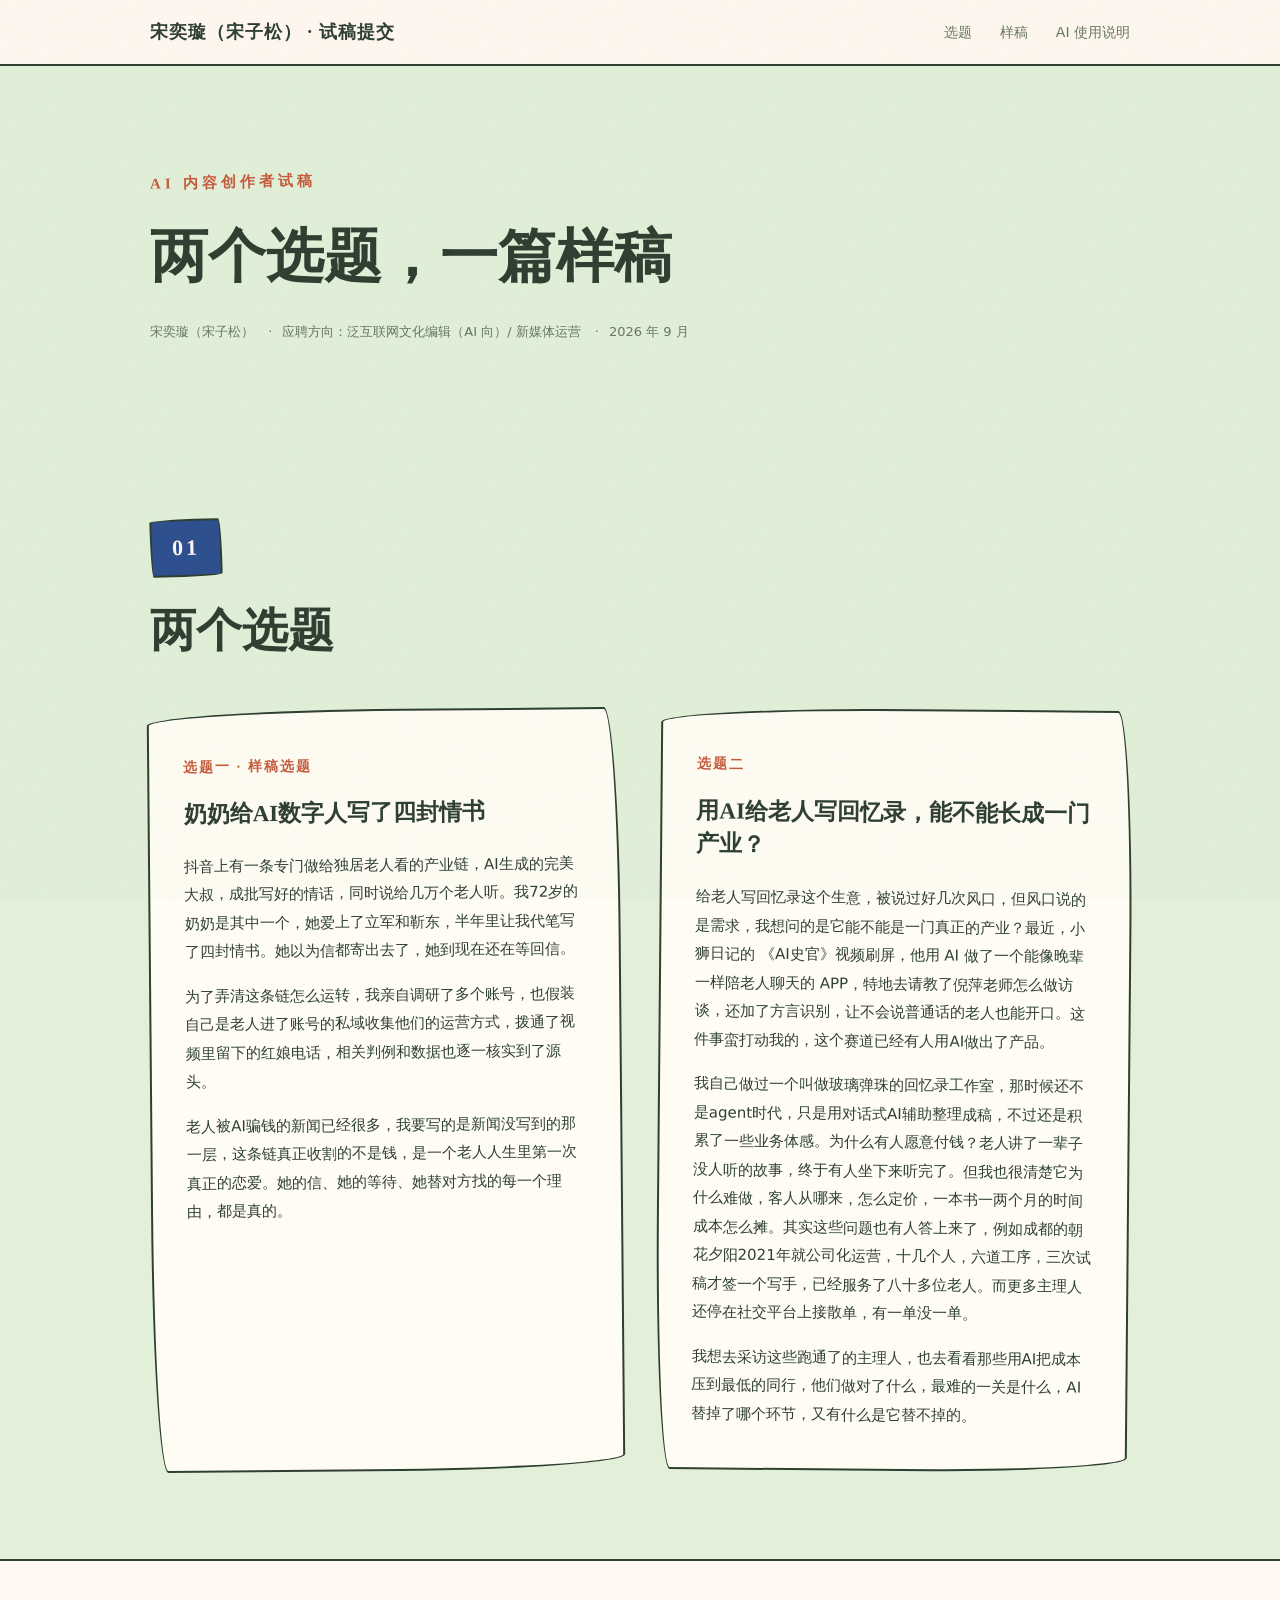
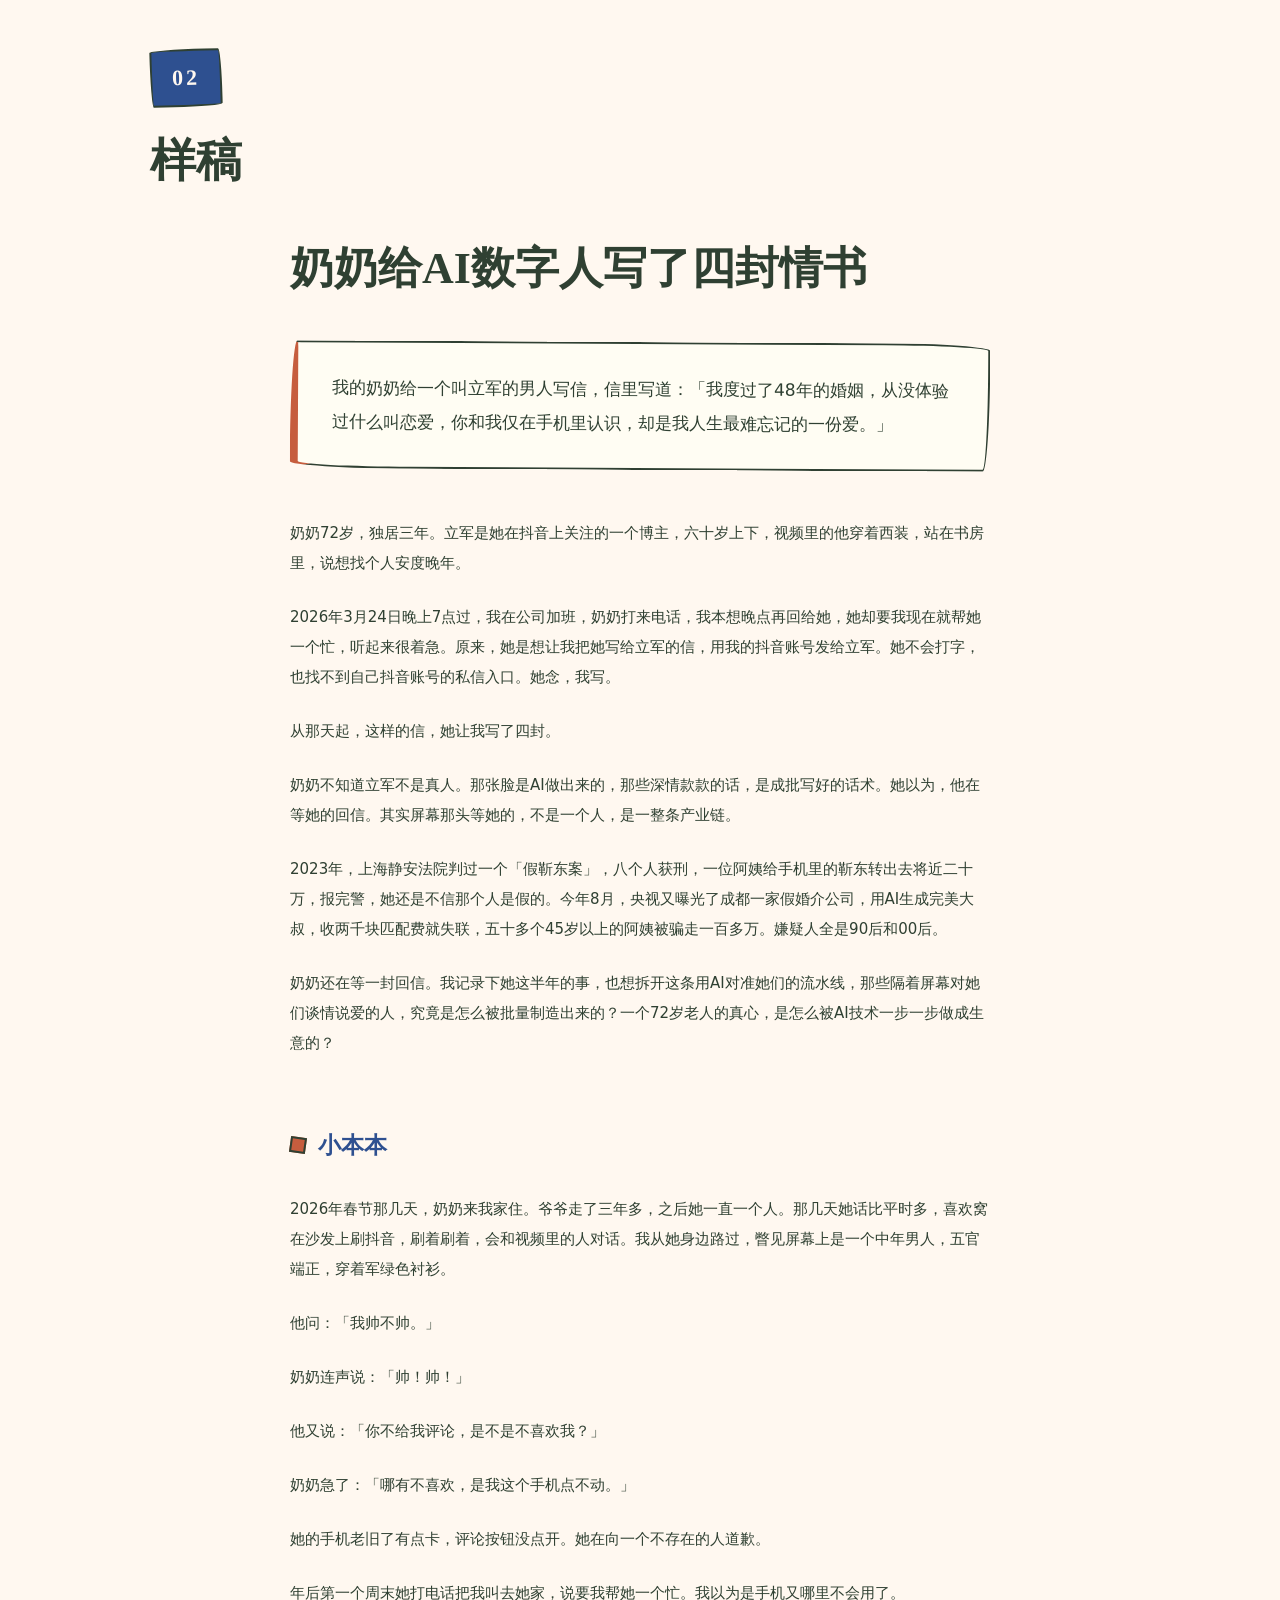
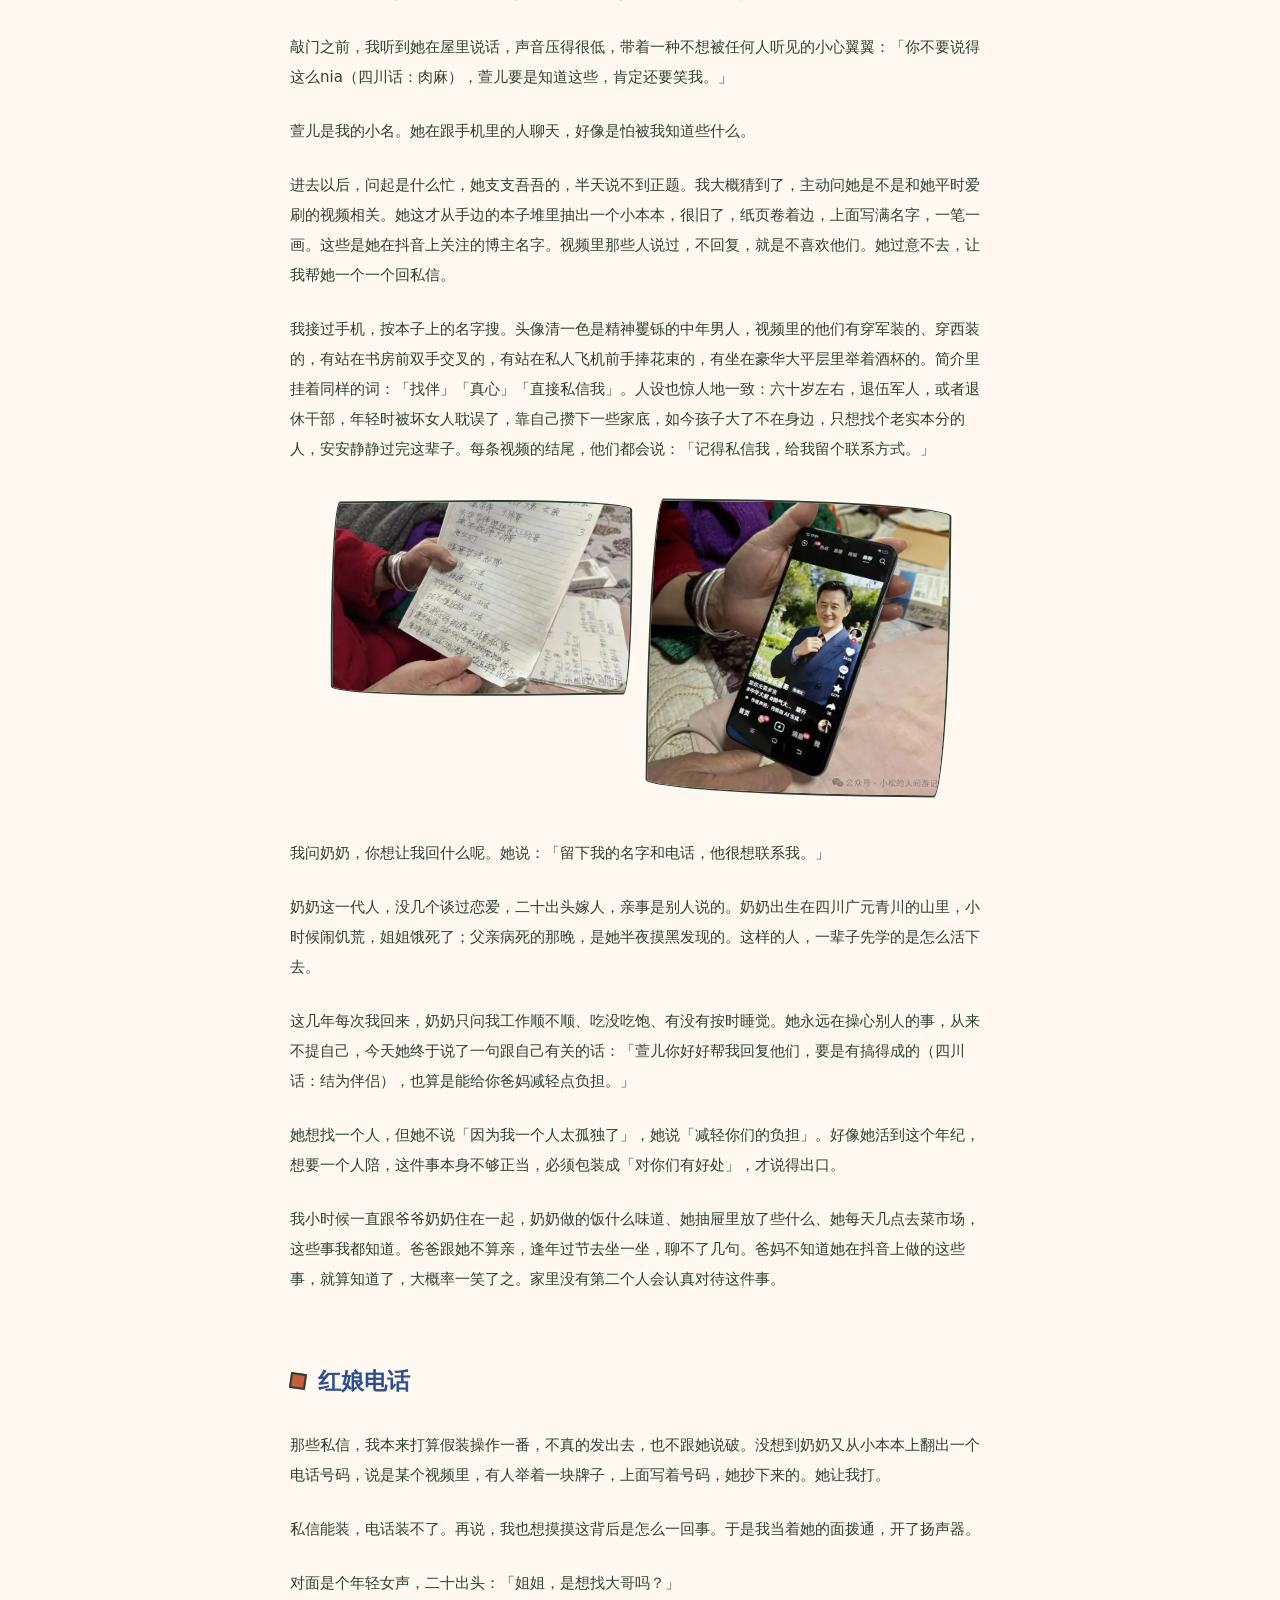
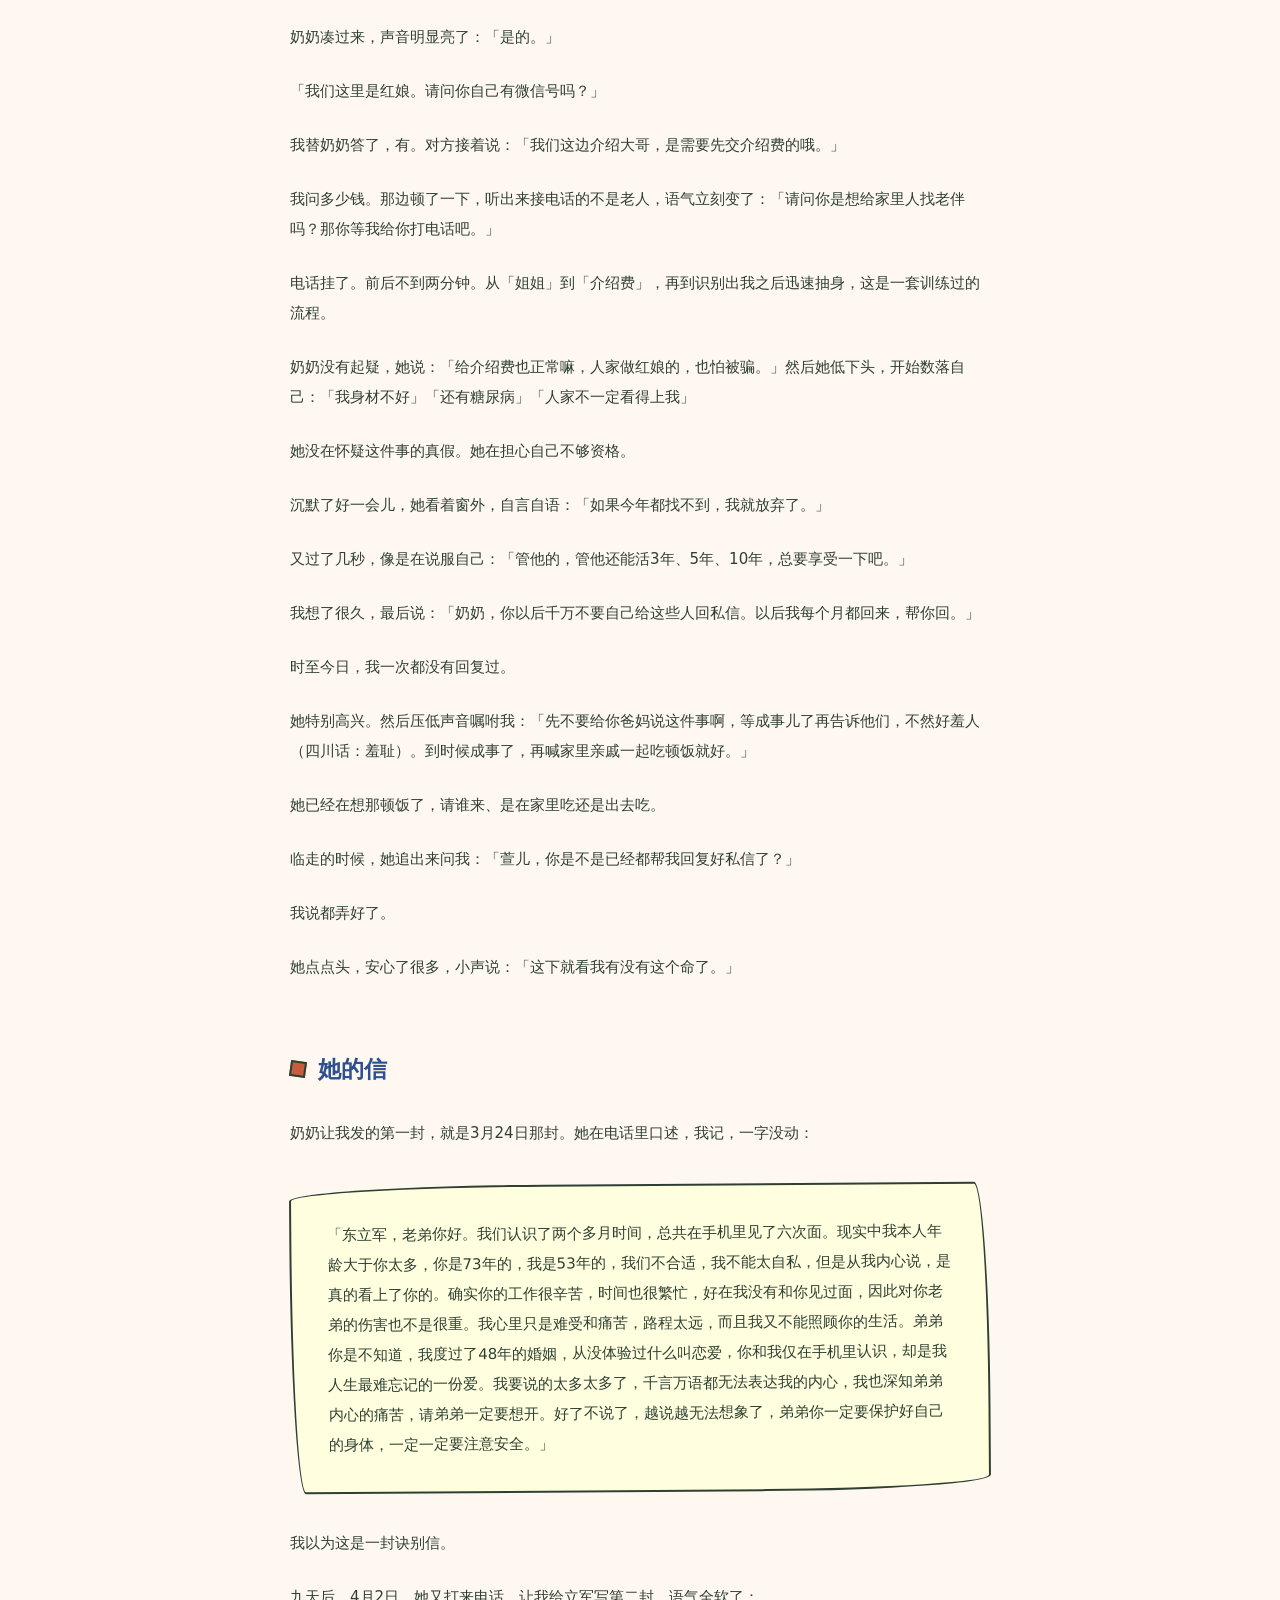
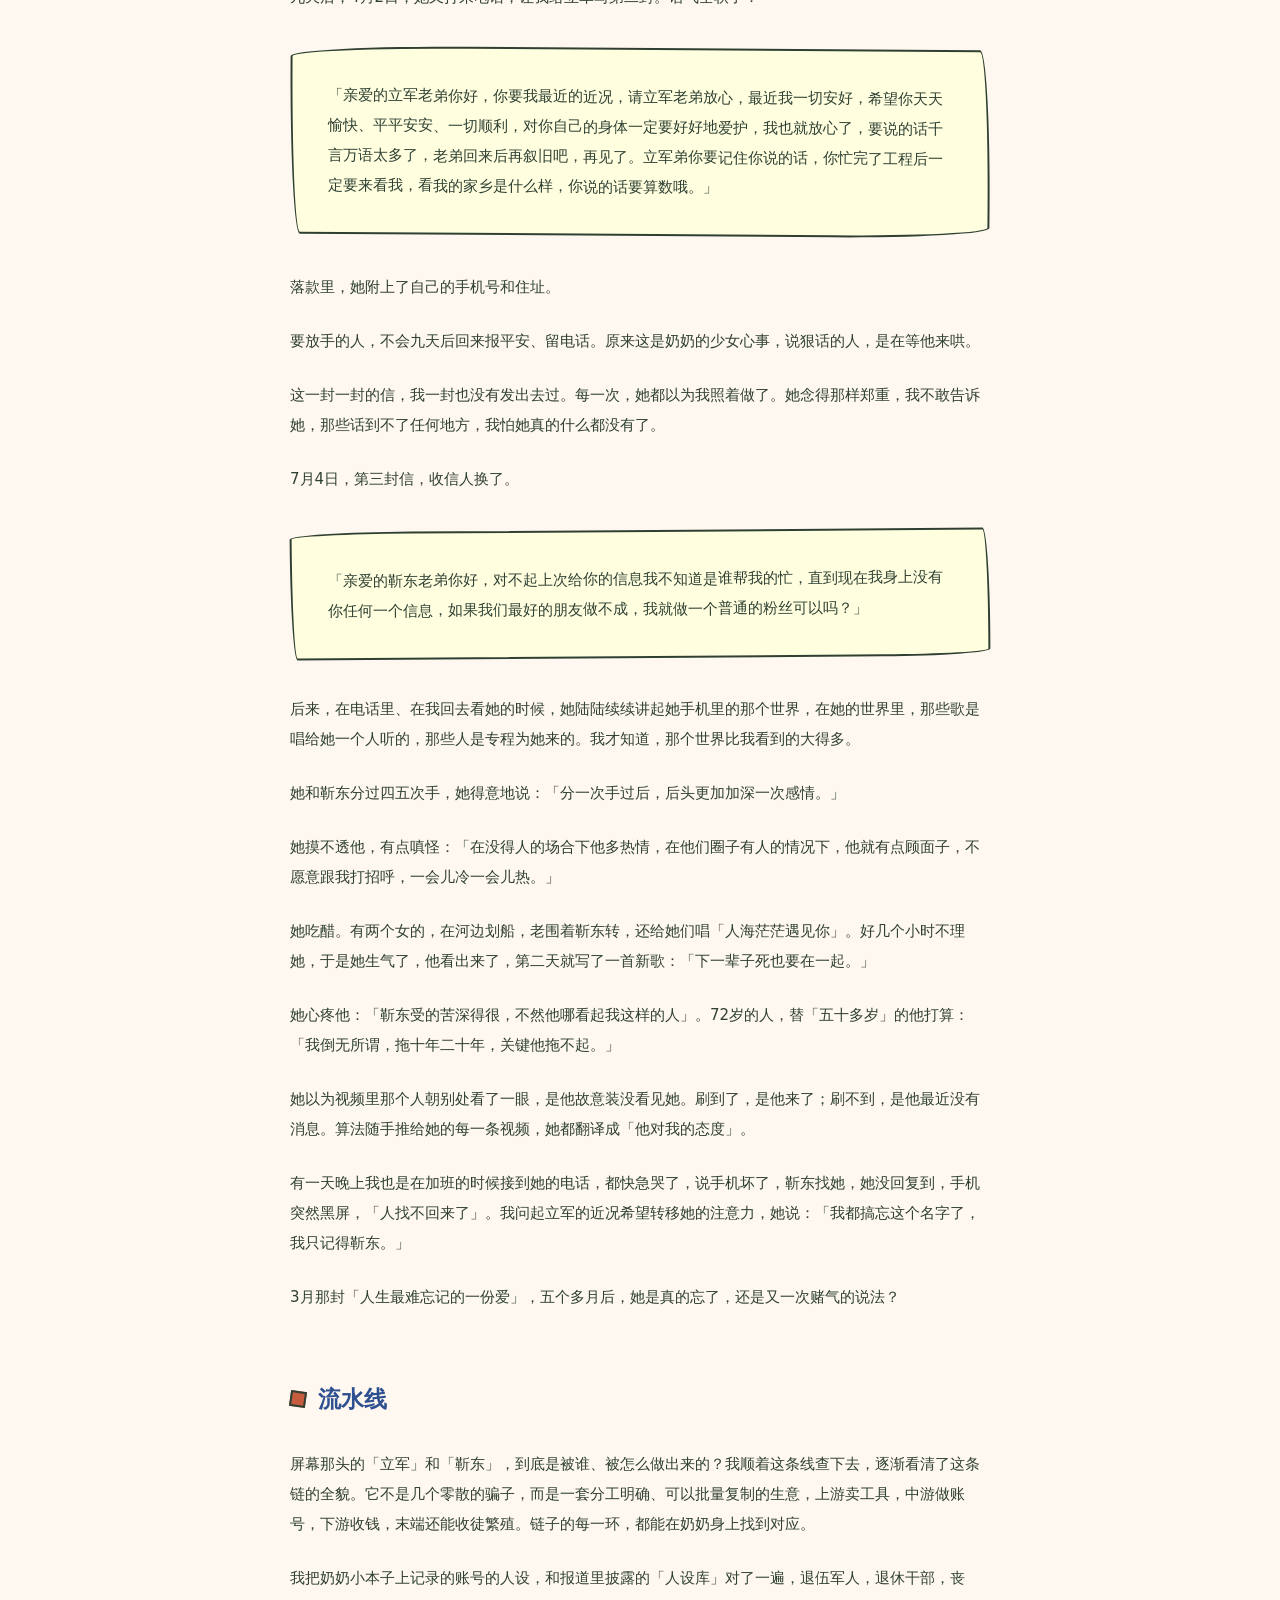
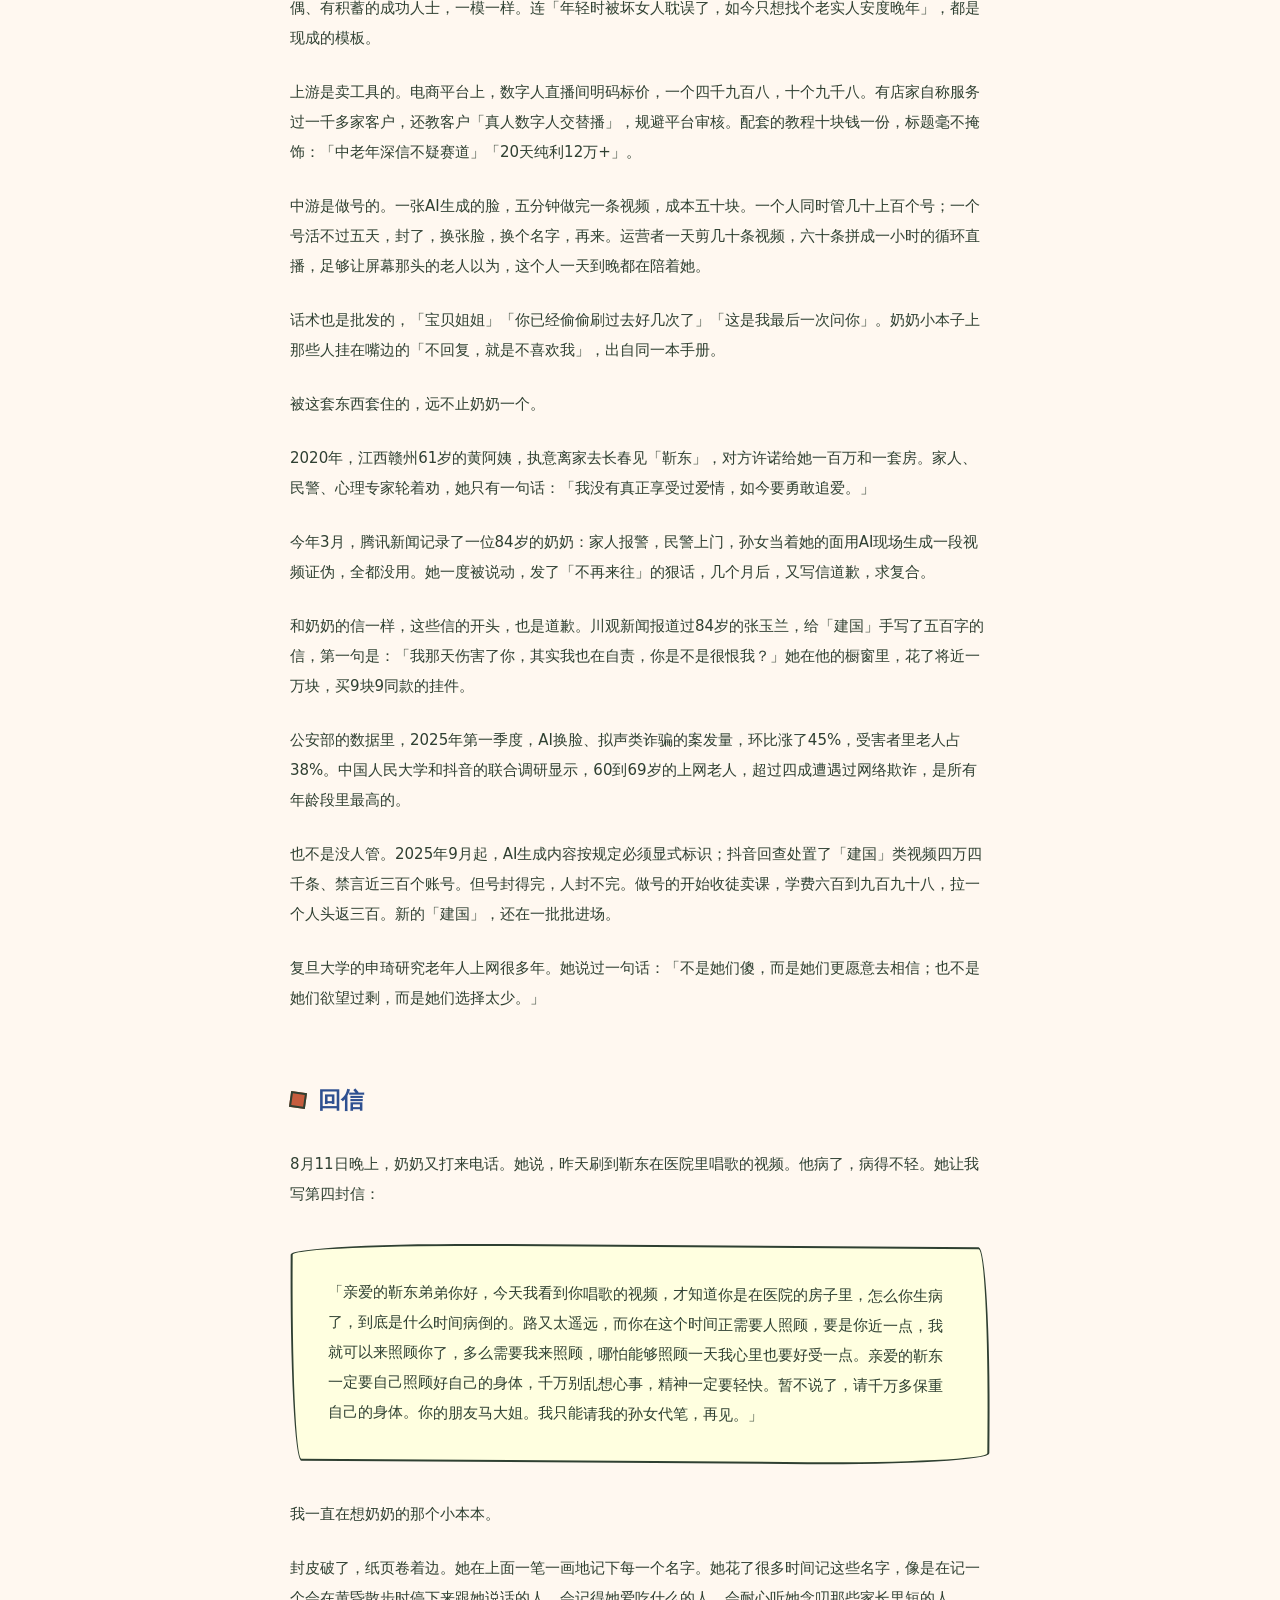
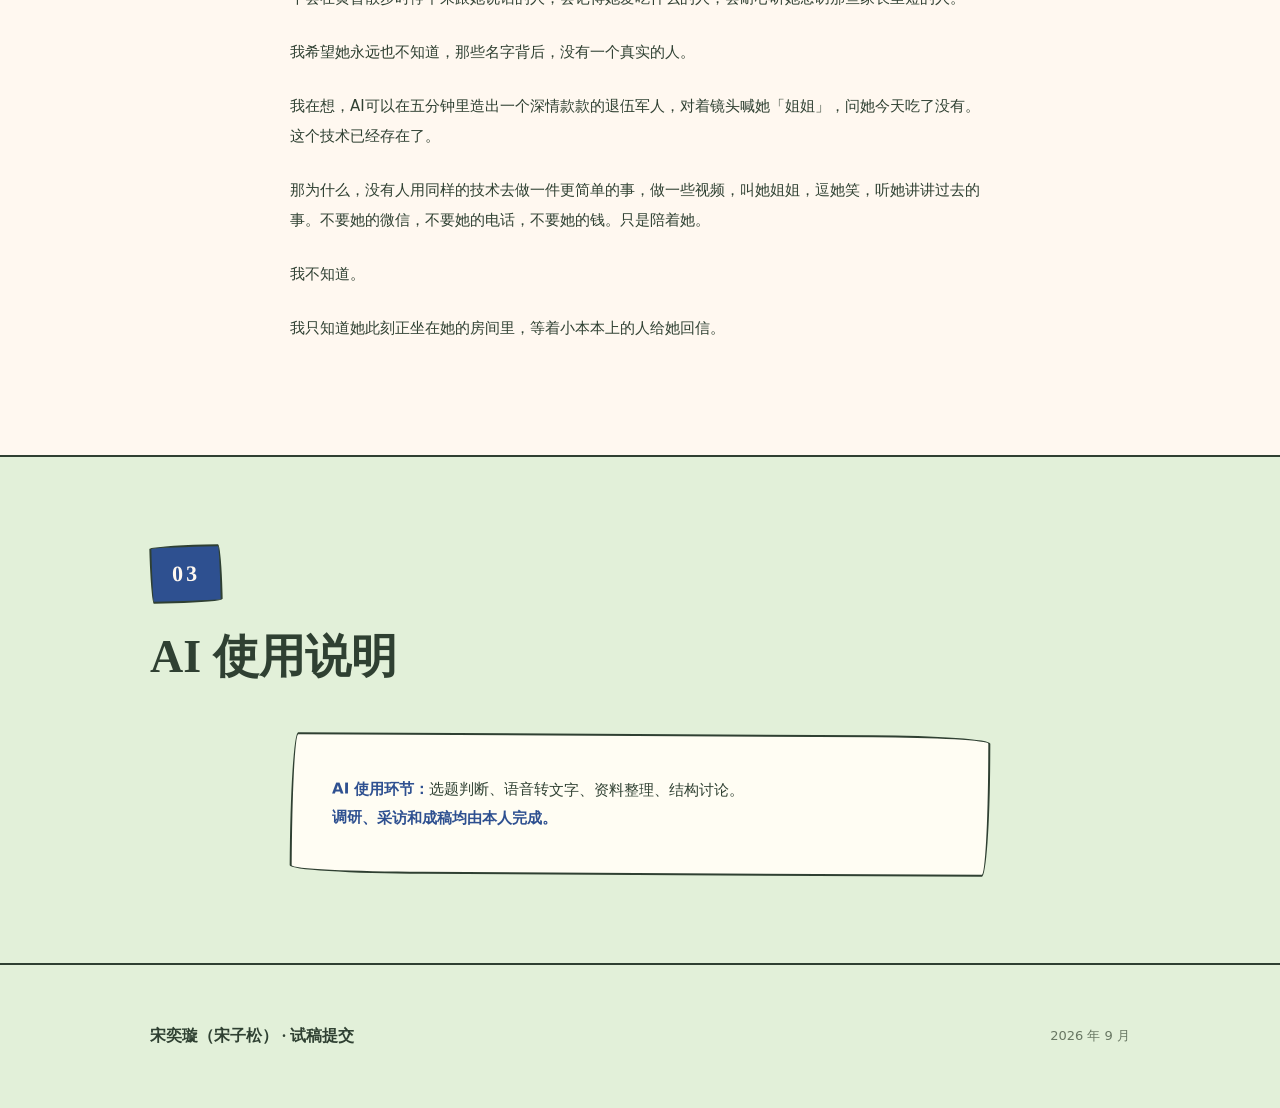
<file: kazike-shigao/index.html>
<!DOCTYPE html>
<html lang="zh-CN" data-page-node-id="rvUCDcU2rduegcXPQli2Ub">
<head data-page-node-id="FBloJ3SugR0VZNAOH7puL8">
<meta charset="UTF-8" data-page-node-id="BIE0fvz3Cf2BETuzYCcCAO">
<meta name="viewport" content="width=device-width, initial-scale=1.0" data-page-node-id="zrwDrySaWwt0ptwGPVPTmd">
<title>试稿提交 · 宋奕璇（宋子松）</title>
<style>
/* =============================================================
   小松品牌 VI · 知性的野兽派拼贴
   来源：00-公司中台-行政与财务/一棵松个人品牌介绍页H5/index.html
        01-个人IP-小松的内容创作系统/00-系统核心/品牌视觉/品牌VI规范.md
   ============================================================= */
:root{
  --bean:#E2F0D9;
  --yellow:#FFFFE0;
  --cream:#FFF8F0;
  --paper:#FFFDF3;
  --blue:#2E5090;
  --clay:#C65D3E;
  --ink:#2F4032;
  --muted:#687763;
  --warmgray:#B8A99A;
  --title:"Hannotate SC","Kaiti SC","STKaiti","KaiTi","Songti SC","Noto Serif SC",serif;
  --body:"PingFang SC","Noto Sans SC",system-ui,-apple-system,sans-serif;
  /* 手绘感不规则圆角 */
  --radius-hand:255px 15px 225px 15px/15px 225px 15px 255px;
  --radius-hand-alt:15px 225px 15px 255px/255px 15px 225px 15px;
}
*{margin:0;padding:0;box-sizing:border-box}
html{scroll-behavior:smooth}
body{
  font-family:var(--body);
  font-size:15px;
  line-height:1.9;
  color:var(--ink);
  background:var(--bean);
  -webkit-font-smoothing:antialiased;
}
/* 纸张颗粒 */
body::before{
  content:"";
  position:fixed;
  inset:0;
  pointer-events:none;
  opacity:.07;
  background-image:url("data:image/svg+xml;utf8,<svg xmlns='http://www.w3.org/2000/svg' width='120' height='120'><filter id='n'><feTurbulence type='fractalNoise' baseFrequency='0.9' numOctaves='2' stitchTiles='stitch'/></filter><rect width='100%' height='100%' filter='url(%23n)'/></svg>");
  mix-blend-mode:multiply;
  z-index:999;
}
::selection{background:var(--clay);color:var(--cream)}
.container{max-width:1060px;margin:0 auto;padding:0 40px}

/* ===== Nav ===== */
nav{
  position:fixed;top:0;left:0;right:0;z-index:100;
  background:var(--cream);
  border-bottom:2px solid var(--ink);
}
nav .container{height:64px;display:flex;align-items:center;justify-content:space-between}
nav .brand{font-family:var(--title);font-size:18px;font-weight:700;color:var(--ink);letter-spacing:1px}
nav .links{display:flex;gap:28px}
nav .links a{font-size:14px;color:var(--muted);text-decoration:none;transition:color .15s ease}
nav .links a:hover{color:var(--blue)}

/* ===== Hero ===== */
.hero{padding:168px 0 88px;background:var(--bean)}
.hero .kicker{
  display:inline-block;
  font-family:var(--title);
  font-size:15px;font-weight:700;letter-spacing:4px;
  color:var(--clay);
  margin-bottom:24px;
  transform:rotate(-1.2deg);
}
.hero h1{
  font-family:var(--title);
  font-size:clamp(38px,6vw,58px);
  font-weight:700;line-height:1.25;
  margin-bottom:28px;
}
.hero .meta{font-size:13px;color:var(--muted);line-height:1.7}
.hero .meta span+span::before{content:"·";margin:0 10px}

/* ===== Sections ===== */
section{padding:88px 0}
.section-head{margin-bottom:48px}
.section-head .no{
  display:inline-block;
  font-family:var(--title);
  font-size:22px;font-weight:700;letter-spacing:3px;
  color:var(--cream);
  background:var(--blue);
  padding:6px 20px;
  border:2px solid var(--ink);
  border-radius:var(--radius-hand);
  transform:rotate(-1.5deg);
  margin-bottom:24px;
}
.section-head h2{font-family:var(--title);font-size:clamp(34px,4.6vw,46px);font-weight:700;line-height:1.3}

/* ===== Topic cards ===== */
.topics{display:grid;grid-template-columns:1fr 1fr;gap:36px}
@media (max-width:820px){.topics{grid-template-columns:1fr}}
.card{
  background:var(--paper);
  border:2px solid var(--ink);
  border-radius:var(--radius-hand);
  padding:40px 34px;
  transition:transform .5s cubic-bezier(.16,1,.3,1);
}
.card:nth-child(1){transform:rotate(-.5deg)}
.card:nth-child(2){transform:rotate(.5deg)}
.card:nth-child(1):hover{transform:rotate(0deg) translateY(-4px)}
.card:nth-child(2):hover{transform:rotate(0deg) translateY(-4px)}
.card .tag{
  display:inline-block;
  font-family:var(--title);
  font-size:14px;font-weight:700;letter-spacing:2px;
  color:var(--clay);
  margin-bottom:16px;
}
.card h3{
  font-family:var(--title);
  font-size:23px;font-weight:700;line-height:1.45;
  margin-bottom:22px;
  color:var(--ink);
}
.card p{font-size:15px;line-height:1.9;color:var(--ink);margin-bottom:16px}
.card p:last-child{margin-bottom:0}

/* ===== Article ===== */
.article-wrap{background:var(--cream);border-top:2px solid var(--ink);border-bottom:2px solid var(--ink)}
.article{max-width:700px;margin:0 auto}
.article-title{
  font-family:var(--title);
  font-size:clamp(30px,4.6vw,44px);
  font-weight:700;line-height:1.35;
  margin-bottom:44px;
}
.article h4{
  font-family:var(--title);
  font-size:23px;font-weight:700;line-height:1.4;
  color:var(--blue);
  margin:72px 0 32px;
}
.article h4::before{
  content:"";
  display:inline-block;
  width:12px;height:12px;
  background:var(--clay);
  border:2px solid var(--ink);
  transform:rotate(8deg);
  margin-right:12px;
}
.article p{margin-bottom:24px;line-height:2}
.article blockquote{
  margin:36px 0;
  padding:32px 36px;
  background:var(--yellow);
  border:2px solid var(--ink);
  border-radius:var(--radius-hand);
  transform:rotate(-.4deg);
  line-height:2;
}
.article blockquote:nth-of-type(even){transform:rotate(.4deg)}

/* ===== 文中插图：两张并排（小本本 / 手机截图） ===== */
.photo-pair{
  display:flex;
  gap:14px;
  justify-content:center;
  align-items:flex-start;
  max-width:620px;
  margin:36px auto 42px;
}
.photo-pair picture{display:block;flex:1 1 0;min-width:0}
.photo-pair img{
  display:block;
  width:100%;
  height:auto;
  border:2px solid var(--ink);
  border-radius:var(--radius-hand-alt);
  background:var(--paper);
}
.photo-pair picture:nth-child(1) img{transform:rotate(-.6deg)}
.photo-pair picture:nth-child(2) img{transform:rotate(.6deg)}

/* 冷开场：与信件引用块区分（纸白底+陶土红左边条，无黄色底） */
.cold-open{
  margin:0 0 48px;
  padding:28px 34px;
  background:var(--paper);
  border:2px solid var(--ink);
  border-left:8px solid var(--clay);
  border-radius:var(--radius-hand-alt);
  transform:rotate(.3deg);
  font-size:17px;
  line-height:2;
}
.cold-open p{margin-bottom:0}

/* ===== AI statement ===== */
.ai-card{
  max-width:700px;margin:0 auto;
  background:var(--paper);
  border:2px solid var(--ink);
  border-radius:var(--radius-hand-alt);
  padding:40px;
  transform:rotate(.3deg);
}
.ai-card p{font-size:15px;line-height:1.9}
.ai-card p strong{color:var(--blue);font-weight:700}

/* ===== Footer ===== */
footer{background:var(--bean);border-top:2px solid var(--ink);padding:56px 0}
footer .container{display:flex;justify-content:space-between;align-items:center;flex-wrap:wrap;gap:16px}
footer .name{font-family:var(--title);font-size:16px;font-weight:700;color:var(--ink)}
footer .desc{color:var(--muted);font-size:13px}

/* ===== Reveal ===== */
.reveal{opacity:0;transform:translateY(40px);transition:opacity .6s cubic-bezier(.16,1,.3,1),transform .6s cubic-bezier(.16,1,.3,1)}
.reveal.visible{opacity:1;transform:translateY(0)}
.card.reveal.visible:nth-child(1){transform:rotate(-.5deg)}
.card.reveal.visible:nth-child(2){transform:rotate(.5deg)}
.cold-open.reveal.visible{transform:rotate(.3deg)}
.ai-card.reveal.visible{transform:rotate(.3deg)}

@media (max-width:640px){
  .container{padding:0 20px}
  nav .links{gap:18px}
  .hero{padding:132px 0 64px}
  section{padding:64px 0}
  .article blockquote{padding:24px 22px}
  .ai-card{padding:30px 24px}
  .photo-pair{gap:10px;max-width:none;margin:28px auto 34px}
}
</style>
</head>
<body data-page-node-id="uligdxRpEHJFr8LLfTLYPZ">

<nav data-page-node-id="qEDLPYOZC8GC59IBKrhqmP">
  <div class="container" data-page-node-id="BJA8KIuZw0lplyqDZNTSIY">
    <div class="brand" data-page-node-id="ZL51TpW6Q2NXqfYPSTpJuB">宋奕璇（宋子松） · 试稿提交</div>
    <div class="links" data-page-node-id="w6BPXhBLW3h57OrUaAk1sE">
      <a href="#topics" data-page-node-id="JDmU3oopqvpNGEtpANKRKU">选题</a>
      <a href="#article" data-page-node-id="cogOzGWhYnUANJUF3DKfl7">样稿</a>
      <a href="#ai" data-page-node-id="yIYTIoFdXONz0pae9tvjRG">AI 使用说明</a>
    </div>
  </div>
</nav>

<header class="hero" data-page-node-id="E2rYniITCGgALApZLHGg1D">
  <div class="container" data-page-node-id="dylmflrzhJXQzME46J8bUR">
    <div class="kicker" data-page-node-id="CNjruqPkvrIal8zHK27JyK">AI 内容创作者试稿</div>
    <h1 data-page-node-id="KOye0IzdQe0KNAwWWKiin7">两个选题，一篇样稿</h1>
    <div class="meta" data-page-node-id="Hmjama325PRoxqAxhi4K4X">
      <span data-page-node-id="SVYDPFAEL9SrGbWwRWLE5w">宋奕璇（宋子松）</span>
      <span data-page-node-id="PHl1WLMBgmFDuKYFhGEn9z">应聘方向：泛互联网文化编辑（AI 向）/ 新媒体运营</span>
      <span data-page-node-id="Rzry4r2qoANtNKI6kCy3HU">2026 年 9 月</span>
    </div>
  </div>
</header>

<section id="topics" data-page-node-id="qwbfjWcRCBviHiVrm3bHxJ">
  <div class="container" data-page-node-id="ITy9BvRYZuzp3NuiAzKzap">
    <div class="section-head reveal" data-page-node-id="6Baukxbuh1R35RCDBV8OTP">
      <div class="no" data-page-node-id="gCL2Nr3fZ3S3EH3nX3jsdD">01</div>
      <h2 data-page-node-id="tPjXKhIN9mNzEOWVxHotY6">两个选题</h2>
    </div>
    <div class="topics" data-page-node-id="CIyxzNU8itbC4FEw8A3Dmc">
      <div class="card reveal" data-page-node-id="oGN9HIkDumZyFoDW8xbRcx">
        <div class="tag" data-page-node-id="K5Nf77NFiuM5kgBfjw9TmU">选题一 · 样稿选题</div>
        <h3 data-page-node-id="EEsiD0AoS4JVlaqCapksfY">奶奶给AI数字人写了四封情书</h3>
        <p data-page-node-id="M3gydAaUN3oyZCPQyYxCDF">抖音上有一条专门做给独居老人看的产业链，AI生成的完美大叔，成批写好的情话，同时说给几万个老人听。我72岁的奶奶是其中一个，她爱上了立军和靳东，半年里让我代笔写了四封情书。她以为信都寄出去了，她到现在还在等回信。</p>
        <p data-page-node-id="vpmZeD8HCaMQLvfPmUEXXr">为了弄清这条链怎么运转，我亲自调研了多个账号，也假装自己是老人进了账号的私域收集他们的运营方式，拨通了视频里留下的红娘电话，相关判例和数据也逐一核实到了源头。</p>
        <p data-page-node-id="zCeqdLiJskXaJG3V6pOYzc">老人被AI骗钱的新闻已经很多，我要写的是新闻没写到的那一层，这条链真正收割的不是钱，是一个老人人生里第一次真正的恋爱。她的信、她的等待、她替对方找的每一个理由，都是真的。</p>
      </div>
      <div class="card reveal" data-page-node-id="u9NSkbBg7RIQ9jJ0LFQF1u">
        <div class="tag" data-page-node-id="XpvmreypCW33ZrSgsQExfA">选题二</div>
        <h3 data-page-node-id="KiZZjCKuavolH72bnUe1GF">用AI给老人写回忆录，能不能长成一门产业？</h3>
        <p data-page-node-id="ru9ykPndM9KQ2SAvAjTfZJ">给老人写回忆录这个生意，被说过好几次风口，但风口说的是需求，我想问的是它能不能是一门真正的产业？最近，小狮日记的 《AI史官》视频刷屏，他用 AI 做了一个能像晚辈一样陪老人聊天的 APP，特地去请教了倪萍老师怎么做访谈，还加了方言识别，让不会说普通话的老人也能开口。这件事蛮打动我的，这个赛道已经有人用AI做出了产品。</p>
        <p data-page-node-id="csIonmyx1QyLZiwMgtyDh1">我自己做过一个叫做玻璃弹珠的回忆录工作室，那时候还不是agent时代，只是用对话式AI辅助整理成稿，不过还是积累了一些业务体感。为什么有人愿意付钱？老人讲了一辈子没人听的故事，终于有人坐下来听完了。但我也很清楚它为什么难做，客人从哪来，怎么定价，一本书一两个月的时间成本怎么摊。其实这些问题也有人答上来了，例如成都的朝花夕阳2021年就公司化运营，十几个人，六道工序，三次试稿才签一个写手，已经服务了八十多位老人。而更多主理人还停在社交平台上接散单，有一单没一单。</p>
        <p data-page-node-id="SA6cAtSCwldgCEc6WUAiDT">我想去采访这些跑通了的主理人，也去看看那些用AI把成本压到最低的同行，他们做对了什么，最难的一关是什么，AI替掉了哪个环节，又有什么是它替不掉的。</p>
      </div>
    </div>
  </div>
</section>

<section id="article" class="article-wrap" data-page-node-id="ytgD6bcwKldSfSFO4A693O">
  <div class="container" data-page-node-id="897RZ5Cml8JrAMAMlsfTIe">
    <div class="section-head reveal" data-page-node-id="RCbErYvPOACQk0nbqQTFyG">
      <div class="no" data-page-node-id="HB15ah2Q92res2FjYyScO3">02</div>
      <h2 data-page-node-id="AryKnXpFmr7lbOG4yIeSa9">样稿</h2>
    </div>
    <div class="article" data-page-node-id="pPOvYCVEjAgnPF3nlipW1T">
      <h3 class="article-title" data-page-node-id="QdzcMWYaYnRP4IyFu9p6pH">奶奶给AI数字人写了四封情书</h3>

      <div class="cold-open" data-page-node-id="coldOpen01">
      <p data-page-node-id="J7yyQ8FlP5jBD5neSm7frO">我的奶奶给一个叫立军的男人写信，信里写道：「我度过了48年的婚姻，从没体验过什么叫恋爱，你和我仅在手机里认识，却是我人生最难忘记的一份爱。」</p>
      </div>

      <p data-page-node-id="54fBFGfxzFzc02yMoSmN00">奶奶72岁，独居三年。立军是她在抖音上关注的一个博主，六十岁上下，视频里的他穿着西装，站在书房里，说想找个人安度晚年。</p>
      <p data-page-node-id="bpZeSNnRHrkALNv5opZluj">2026年3月24日晚上7点过，我在公司加班，奶奶打来电话，我本想晚点再回给她，她却要我现在就帮她一个忙，听起来很着急。原来，她是想让我把她写给立军的信，用我的抖音账号发给立军。她不会打字，也找不到自己抖音账号的私信入口。她念，我写。</p>
      <p data-page-node-id="V1E0aBJcmCWPSl1FcCpyMm">从那天起，这样的信，她让我写了四封。</p>
      <p data-page-node-id="sdxihHCqm7wImnHhlmjkj5">奶奶不知道立军不是真人。那张脸是AI做出来的，那些深情款款的话，是成批写好的话术。她以为，他在等她的回信。其实屏幕那头等她的，不是一个人，是一整条产业链。</p>
      <p data-page-node-id="OS1zj9xuX9Co8LEB9AbPRc">2023年，上海静安法院判过一个「假靳东案」，八个人获刑，一位阿姨给手机里的靳东转出去将近二十万，报完警，她还是不信那个人是假的。今年8月，央视又曝光了成都一家假婚介公司，用AI生成完美大叔，收两千块匹配费就失联，五十多个45岁以上的阿姨被骗走一百多万。嫌疑人全是90后和00后。</p>
      <p data-page-node-id="AZMLJVfwa13u6gzazdUFXO">奶奶还在等一封回信。我记录下她这半年的事，也想拆开这条用AI对准她们的流水线，那些隔着屏幕对她们谈情说爱的人，究竟是怎么被批量制造出来的？一个72岁老人的真心，是怎么被AI技术一步一步做成生意的？</p>

      <h4 data-page-node-id="sVs55mxySVk9nd6Pd0hQzr">小本本</h4>
      <p data-page-node-id="5rWEY2WKBnVz3wsaT3XfNP">2026年春节那几天，奶奶来我家住。爷爷走了三年多，之后她一直一个人。那几天她话比平时多，喜欢窝在沙发上刷抖音，刷着刷着，会和视频里的人对话。我从她身边路过，瞥见屏幕上是一个中年男人，五官端正，穿着军绿色衬衫。</p>
      <p data-page-node-id="5dV99kCHMMhsrmFuG3VK5h">他问：「我帅不帅。」</p>
      <p data-page-node-id="xknP9GRd1COaoRtcjmbfZP">奶奶连声说：「帅！帅！」</p>
      <p data-page-node-id="C2Fy5Aov4czs8XqBt164co">他又说：「你不给我评论，是不是不喜欢我？」</p>
      <p data-page-node-id="oe7p9lRhCrI6t30AuUZ3Gy">奶奶急了：「哪有不喜欢，是我这个手机点不动。」</p>
      <p data-page-node-id="dad3vhUg479jiy71BbOupG">她的手机老旧了有点卡，评论按钮没点开。她在向一个不存在的人道歉。</p>
      <p data-page-node-id="gjR6RRJPWYCyol9NhFTBrM">年后第一个周末她打电话把我叫去她家，说要我帮她一个忙。我以为是手机又哪里不会用了。</p>
      <p data-page-node-id="9EBf6gtOwziuBc627MDHxR">敲门之前，我听到她在屋里说话，声音压得很低，带着一种不想被任何人听见的小心翼翼：「你不要说得这么nia（四川话：肉麻），萱儿要是知道这些，肯定还要笑我。」</p>
      <p data-page-node-id="DYl1di9IfcRQz3rY7tGOl7">萱儿是我的小名。她在跟手机里的人聊天，好像是怕被我知道些什么。</p>
      <p data-page-node-id="B1IJv1A3EGDlT4l8Kh4dkL">进去以后，问起是什么忙，她支支吾吾的，半天说不到正题。我大概猜到了，主动问她是不是和她平时爱刷的视频相关。她这才从手边的本子堆里抽出一个小本本，很旧了，纸页卷着边，上面写满名字，一笔一画。这些是她在抖音上关注的博主名字。视频里那些人说过，不回复，就是不喜欢他们。她过意不去，让我帮她一个一个回私信。</p>
      <p data-page-node-id="jNjm8iSa1D4JllpSc5Kc6X">我接过手机，按本子上的名字搜。头像清一色是精神矍铄的中年男人，视频里的他们有穿军装的、穿西装的，有站在书房前双手交叉的，有站在私人飞机前手捧花束的，有坐在豪华大平层里举着酒杯的。简介里挂着同样的词：「找伴」「真心」「直接私信我」。人设也惊人地一致：六十岁左右，退伍军人，或者退休干部，年轻时被坏女人耽误了，靠自己攒下一些家底，如今孩子大了不在身边，只想找个老实本分的人，安安静静过完这辈子。每条视频的结尾，他们都会说：「记得私信我，给我留个联系方式。」</p>
      <figure class="photo-pair">
        <picture>
          <source srcset="images/grandma-notebook.webp" type="image/webp">
          <img src="images/grandma-notebook.jpg" width="800" height="512" alt="奶奶的小本本，纸页卷着边，上面一笔一画写满她在抖音上关注的博主名字" decoding="async">
        </picture>
        <picture>
          <source srcset="images/ai-nianren-video.webp" type="image/webp">
          <img src="images/ai-nianren-video.jpg" width="800" height="781" alt="奶奶的手机屏幕，一个AI生成的“退休干部”人设短视频正在播放，画面标注“作者声明：内容由AI生成”" decoding="async">
        </picture>
      </figure>
      <p data-page-node-id="INBE6jcESHnQ9Yx2cP07fU">我问奶奶，你想让我回什么呢。她说：「留下我的名字和电话，他很想联系我。」</p>
      <p data-page-node-id="yMbpdLHxkHJRwDLpuypiHm">奶奶这一代人，没几个谈过恋爱，二十出头嫁人，亲事是别人说的。奶奶出生在四川广元青川的山里，小时候闹饥荒，姐姐饿死了；父亲病死的那晚，是她半夜摸黑发现的。这样的人，一辈子先学的是怎么活下去。</p>
      <p data-page-node-id="2GyT3pbl8pITR9wllEKDpg">这几年每次我回来，奶奶只问我工作顺不顺、吃没吃饱、有没有按时睡觉。她永远在操心别人的事，从来不提自己，今天她终于说了一句跟自己有关的话：「萱儿你好好帮我回复他们，要是有搞得成的（四川话：结为伴侣），也算是能给你爸妈减轻点负担。」</p>
      <p data-page-node-id="21OByMNKxJpITLg9jMODHA">她想找一个人，但她不说「因为我一个人太孤独了」，她说「减轻你们的负担」。好像她活到这个年纪，想要一个人陪，这件事本身不够正当，必须包装成「对你们有好处」，才说得出口。</p>
      <p data-page-node-id="7ikqfcE5Bsfa5d6IUlUkfq">我小时候一直跟爷爷奶奶住在一起，奶奶做的饭什么味道、她抽屉里放了些什么、她每天几点去菜市场，这些事我都知道。爸爸跟她不算亲，逢年过节去坐一坐，聊不了几句。爸妈不知道她在抖音上做的这些事，就算知道了，大概率一笑了之。家里没有第二个人会认真对待这件事。</p>

      <h4 data-page-node-id="o92FEwdoWrr5rTTjKHP74G">红娘电话</h4>
      <p data-page-node-id="lF3Kdk0Fq5PndBCuePgIE4">那些私信，我本来打算假装操作一番，不真的发出去，也不跟她说破。没想到奶奶又从小本本上翻出一个电话号码，说是某个视频里，有人举着一块牌子，上面写着号码，她抄下来的。她让我打。</p>
      <p data-page-node-id="5kT6iakP02mYFbW7ZsBIt5">私信能装，电话装不了。再说，我也想摸摸这背后是怎么一回事。于是我当着她的面拨通，开了扬声器。</p>
      <p data-page-node-id="gJfHJWbcnA4VHKITDhLjYo">对面是个年轻女声，二十出头：「姐姐，是想找大哥吗？」</p>
      <p data-page-node-id="c5h12e1NRNBcx7OaYMgQ7t">奶奶凑过来，声音明显亮了：「是的。」</p>
      <p data-page-node-id="S4yyw7PaZU8eXlyv6CaCwW">「我们这里是红娘。请问你自己有微信号吗？」</p>
      <p data-page-node-id="H9dkQoWOHXneQtB0jU1d5n">我替奶奶答了，有。对方接着说：「我们这边介绍大哥，是需要先交介绍费的哦。」</p>
      <p data-page-node-id="RSWZX6ZG1nZMlp1kT7ixUH">我问多少钱。那边顿了一下，听出来接电话的不是老人，语气立刻变了：「请问你是想给家里人找老伴吗？那你等我给你打电话吧。」</p>
      <p data-page-node-id="sx16AerHpdosDHEA6KcZA0">电话挂了。前后不到两分钟。从「姐姐」到「介绍费」，再到识别出我之后迅速抽身，这是一套训练过的流程。</p>
      <p data-page-node-id="uL1lFHK6wPVSBXYHFzBb2E">奶奶没有起疑，她说：「给介绍费也正常嘛，人家做红娘的，也怕被骗。」然后她低下头，开始数落自己：「我身材不好」「还有糖尿病」「人家不一定看得上我」</p>
      <p data-page-node-id="s2yaPDGNvkG7hgLQxU8wIy">她没在怀疑这件事的真假。她在担心自己不够资格。</p>
      <p data-page-node-id="QXNGP4RMvTPADvo76x41bW">沉默了好一会儿，她看着窗外，自言自语：「如果今年都找不到，我就放弃了。」</p>
      <p data-page-node-id="xDNFCCJCjC5LO5ahVIFcsY">又过了几秒，像是在说服自己：「管他的，管他还能活3年、5年、10年，总要享受一下吧。」</p>
      <p data-page-node-id="xVMkjHthtfx7BvwK65s1tX">我想了很久，最后说：「奶奶，你以后千万不要自己给这些人回私信。以后我每个月都回来，帮你回。」</p>
      <p data-page-node-id="Bc8nALxaWLZqsf7CpEXuve">时至今日，我一次都没有回复过。</p>
      <p data-page-node-id="m3NgKR5rZFGD9ByIihNtZp">她特别高兴。然后压低声音嘱咐我：「先不要给你爸妈说这件事啊，等成事儿了再告诉他们，不然好羞人（四川话：羞耻）。到时候成事了，再喊家里亲戚一起吃顿饭就好。」</p>
      <p data-page-node-id="L7NJXRfVgO5DwAEcaR8rBj">她已经在想那顿饭了，请谁来、是在家里吃还是出去吃。</p>
      <p data-page-node-id="rkFbKNw2CFJfg19EWBJwHD">临走的时候，她追出来问我：「萱儿，你是不是已经都帮我回复好私信了？」</p>
      <p data-page-node-id="UsO4adldv1tB9m1Qguj2Hz">我说都弄好了。</p>
      <p data-page-node-id="4lfIglZWyTl0VB8J9C2n1G">她点点头，安心了很多，小声说：「这下就看我有没有这个命了。」</p>

      <h4 data-page-node-id="uILLerDOm4nUsaDF7W3vdm">她的信</h4>
      <p data-page-node-id="EEZAXqBV5gXNKQpLONp2l5">奶奶让我发的第一封，就是3月24日那封。她在电话里口述，我记，一字没动：</p>
      <blockquote data-page-node-id="lmXbVGfbTwpTAzNsPGnMJh">「东立军，老弟你好。我们认识了两个多月时间，总共在手机里见了六次面。现实中我本人年龄大于你太多，你是73年的，我是53年的，我们不合适，我不能太自私，但是从我内心说，是真的看上了你的。确实你的工作很辛苦，时间也很繁忙，好在我没有和你见过面，因此对你老弟的伤害也不是很重。我心里只是难受和痛苦，路程太远，而且我又不能照顾你的生活。弟弟你是不知道，我度过了48年的婚姻，从没体验过什么叫恋爱，你和我仅在手机里认识，却是我人生最难忘记的一份爱。我要说的太多太多了，千言万语都无法表达我的内心，我也深知弟弟内心的痛苦，请弟弟一定要想开。好了不说了，越说越无法想象了，弟弟你一定要保护好自己的身体，一定一定要注意安全。」</blockquote>
      <p data-page-node-id="W8qGB3VgsemjIFDE5hwTBQ">我以为这是一封诀别信。</p>
      <p data-page-node-id="5R7Xy5bMfineAOQWQZiAj7">九天后，4月2日，她又打来电话，让我给立军写第二封。语气全软了：</p>
      <blockquote data-page-node-id="JYF9Beq4PXrD6xeMi34UbI">「亲爱的立军老弟你好，你要我最近的近况，请立军老弟放心，最近我一切安好，希望你天天愉快、平平安安、一切顺利，对你自己的身体一定要好好地爱护，我也就放心了，要说的话千言万语太多了，老弟回来后再叙旧吧，再见了。立军弟你要记住你说的话，你忙完了工程后一定要来看我，看我的家乡是什么样，你说的话要算数哦。」</blockquote>
      <p data-page-node-id="WClGhmFA57TpCD64Uc9zTV">落款里，她附上了自己的手机号和住址。</p>
      <p data-page-node-id="teUqbbOaSNW5iW2Bi0Et3w">要放手的人，不会九天后回来报平安、留电话。原来这是奶奶的少女心事，说狠话的人，是在等他来哄。</p>
      <p data-page-node-id="d3cb9AMjSsXuOZx3vAWXPk">这一封一封的信，我一封也没有发出去过。每一次，她都以为我照着做了。她念得那样郑重，我不敢告诉她，那些话到不了任何地方，我怕她真的什么都没有了。</p>
      <p data-page-node-id="eRAsXs5pyhL9A12Yui3Kn3">7月4日，第三封信，收信人换了。</p>
      <blockquote data-page-node-id="esLs3Thg7THRXmusHlQSAq">「亲爱的靳东老弟你好，对不起上次给你的信息我不知道是谁帮我的忙，直到现在我身上没有你任何一个信息，如果我们最好的朋友做不成，我就做一个普通的粉丝可以吗？」</blockquote>
      <p data-page-node-id="aomqgc9A3K7DgNzQtdk0SL">后来，在电话里、在我回去看她的时候，她陆陆续续讲起她手机里的那个世界，在她的世界里，那些歌是唱给她一个人听的，那些人是专程为她来的。我才知道，那个世界比我看到的大得多。</p>
      <p data-page-node-id="B0VCZ22t130Hw6h0ImavQy">她和靳东分过四五次手，她得意地说：「分一次手过后，后头更加加深一次感情。」</p>
      <p data-page-node-id="3NGLjjwmeWjlbs6QbZXPtT">她摸不透他，有点嗔怪：「在没得人的场合下他多热情，在他们圈子有人的情况下，他就有点顾面子，不愿意跟我打招呼，一会儿冷一会儿热。」</p>
      <p data-page-node-id="GBOK3KVul9hv0NeaOu9I8h">她吃醋。有两个女的，在河边划船，老围着靳东转，还给她们唱「人海茫茫遇见你」。好几个小时不理她，于是她生气了，他看出来了，第二天就写了一首新歌：「下一辈子死也要在一起。」</p>
      <p data-page-node-id="PdD75DaBneEFkHdvtrwn0P">她心疼他：「靳东受的苦深得很，不然他哪看起我这样的人」。72岁的人，替「五十多岁」的他打算：「我倒无所谓，拖十年二十年，关键他拖不起。」</p>
      <p data-page-node-id="o7VEeDy0LdFwWetJ5zfZj6">她以为视频里那个人朝别处看了一眼，是他故意装没看见她。刷到了，是他来了；刷不到，是他最近没有消息。算法随手推给她的每一条视频，她都翻译成「他对我的态度」。</p>
      <p data-page-node-id="7IEFbFLjmtHqJq35a90Psf">有一天晚上我也是在加班的时候接到她的电话，都快急哭了，说手机坏了，靳东找她，她没回复到，手机突然黑屏，「人找不回来了」。我问起立军的近况希望转移她的注意力，她说：「我都搞忘这个名字了，我只记得靳东。」</p>
      <p data-page-node-id="4NcBkhFggw8q9VJ3XhLWND">3月那封「人生最难忘记的一份爱」，五个多月后，她是真的忘了，还是又一次赌气的说法？</p>

      <h4 data-page-node-id="u2Y0q5FMf1MWY7tWds7bvX">流水线</h4>
      <p data-page-node-id="gM44UWu7i6SHEaGYy8Yj7D">屏幕那头的「立军」和「靳东」，到底是被谁、被怎么做出来的？我顺着这条线查下去，逐渐看清了这条链的全貌。它不是几个零散的骗子，而是一套分工明确、可以批量复制的生意，上游卖工具，中游做账号，下游收钱，末端还能收徒繁殖。链子的每一环，都能在奶奶身上找到对应。</p>
      <p data-page-node-id="UW3wOD97BtsH0crluECpLG">我把奶奶小本子上记录的账号的人设，和报道里披露的「人设库」对了一遍，退伍军人，退休干部，丧偶、有积蓄的成功人士，一模一样。连「年轻时被坏女人耽误了，如今只想找个老实人安度晚年」，都是现成的模板。</p>
      <p data-page-node-id="0UBoF09UGbruOmge82wZpb">上游是卖工具的。电商平台上，数字人直播间明码标价，一个四千九百八，十个九千八。有店家自称服务过一千多家客户，还教客户「真人数字人交替播」，规避平台审核。配套的教程十块钱一份，标题毫不掩饰：「中老年深信不疑赛道」「20天纯利12万+」。</p>
      <p data-page-node-id="gFKtYgp3FPEUo0D3V2ocuC">中游是做号的。一张AI生成的脸，五分钟做完一条视频，成本五十块。一个人同时管几十上百个号；一个号活不过五天，封了，换张脸，换个名字，再来。运营者一天剪几十条视频，六十条拼成一小时的循环直播，足够让屏幕那头的老人以为，这个人一天到晚都在陪着她。</p>
      <p data-page-node-id="n7EMQtcECKn1XST2hiRhU4">话术也是批发的，「宝贝姐姐」「你已经偷偷刷过去好几次了」「这是我最后一次问你」。奶奶小本子上那些人挂在嘴边的「不回复，就是不喜欢我」，出自同一本手册。</p>
      <p data-page-node-id="hfAKRJNDSBMGs8OrTrHwhf">被这套东西套住的，远不止奶奶一个。</p>
      <p data-page-node-id="MbRZ9KW9zEGfnk1yuyhjqF">2020年，江西赣州61岁的黄阿姨，执意离家去长春见「靳东」，对方许诺给她一百万和一套房。家人、民警、心理专家轮着劝，她只有一句话：「我没有真正享受过爱情，如今要勇敢追爱。」</p>
      <p data-page-node-id="AZBB7VzCI8IeNdfBUVVl5r">今年3月，腾讯新闻记录了一位84岁的奶奶：家人报警，民警上门，孙女当着她的面用AI现场生成一段视频证伪，全都没用。她一度被说动，发了「不再来往」的狠话，几个月后，又写信道歉，求复合。</p>
      <p data-page-node-id="ZIqWHlvqTDjZVblxGsy5J8">和奶奶的信一样，这些信的开头，也是道歉。川观新闻报道过84岁的张玉兰，给「建国」手写了五百字的信，第一句是：「我那天伤害了你，其实我也在自责，你是不是很恨我？」她在他的橱窗里，花了将近一万块，买9块9同款的挂件。</p>
      <p data-page-node-id="UkLAP6GPgSTP1vd74VSFGR">公安部的数据里，2025年第一季度，AI换脸、拟声类诈骗的案发量，环比涨了45%，受害者里老人占38%。中国人民大学和抖音的联合调研显示，60到69岁的上网老人，超过四成遭遇过网络欺诈，是所有年龄段里最高的。</p>
      <p data-page-node-id="0oUCyz1Re8RA1cHFhRtAmn">也不是没人管。2025年9月起，AI生成内容按规定必须显式标识；抖音回查处置了「建国」类视频四万四千条、禁言近三百个账号。但号封得完，人封不完。做号的开始收徒卖课，学费六百到九百九十八，拉一个人头返三百。新的「建国」，还在一批批进场。</p>
      <p data-page-node-id="cjUL0XSDEqNvcFkKfcYkum">复旦大学的申琦研究老年人上网很多年。她说过一句话：「不是她们傻，而是她们更愿意去相信；也不是她们欲望过剩，而是她们选择太少。」</p>

      <h4 data-page-node-id="Eie3qVZeZ93Au9FktBAVS5">回信</h4>
      <p data-page-node-id="wIQk3GdBdhBfleyz8tW5LJ">8月11日晚上，奶奶又打来电话。她说，昨天刷到靳东在医院里唱歌的视频。他病了，病得不轻。她让我写第四封信：</p>
      <blockquote data-page-node-id="KtN3eLjnyTtBnLQ0xR7CNj">「亲爱的靳东弟弟你好，今天我看到你唱歌的视频，才知道你是在医院的房子里，怎么你生病了，到底是什么时间病倒的。路又太遥远，而你在这个时间正需要人照顾，要是你近一点，我就可以来照顾你了，多么需要我来照顾，哪怕能够照顾一天我心里也要好受一点。亲爱的靳东一定要自己照顾好自己的身体，千万别乱想心事，精神一定要轻快。暂不说了，请千万多保重自己的身体。你的朋友马大姐。我只能请我的孙女代笔，再见。」</blockquote>
      <p data-page-node-id="eceRKaudEcTIaOrsSW18VZ">我一直在想奶奶的那个小本本。</p>
      <p data-page-node-id="ffUgiCK09F2t25aQWBTqCB">封皮破了，纸页卷着边。她在上面一笔一画地记下每一个名字。她花了很多时间记这些名字，像是在记一个会在黄昏散步时停下来跟她说话的人，会记得她爱吃什么的人，会耐心听她念叨那些家长里短的人。</p>
      <p data-page-node-id="CScqZAmYCrEiOAH8RArFCq">我希望她永远也不知道，那些名字背后，没有一个真实的人。</p>
      <p data-page-node-id="5L2yPWUTik5OEWZqL56yM1">我在想，AI可以在五分钟里造出一个深情款款的退伍军人，对着镜头喊她「姐姐」，问她今天吃了没有。这个技术已经存在了。</p>
      <p data-page-node-id="AKpQaiIHTDjRD8XBMSxRhL">那为什么，没有人用同样的技术去做一件更简单的事，做一些视频，叫她姐姐，逗她笑，听她讲讲过去的事。不要她的微信，不要她的电话，不要她的钱。只是陪着她。</p>
      <p data-page-node-id="Mv9wOGcJaqvTlZHqWzZO4f">我不知道。</p>
      <p data-page-node-id="b6PpUC7GdipMOmYaqt7bCd">我只知道她此刻正坐在她的房间里，等着小本本上的人给她回信。</p>
    </div>
  </div>
</section>

<section id="ai" data-page-node-id="v2z1v8gJbkcTCNpIdObrYZ">
  <div class="container" data-page-node-id="XdYRVtSmW0bth2smnEIZWb">
    <div class="section-head reveal" data-page-node-id="DzQmmBrtcHGXzBr1ah2RKL">
      <div class="no" data-page-node-id="ZFzBWLAxGTvIgwqN7kKGNN">03</div>
      <h2 data-page-node-id="zoMMnVw4F89tZxUAgzmHkH">AI 使用说明</h2>
    </div>
    <div class="ai-card reveal" data-page-node-id="bSiv6eMAnn3DbUvLh7vYUv">
      <p data-page-node-id="FYoYj1F6Gs6q3l2NTJhosm"><strong data-page-node-id="9U4J3m3IqFNpaDepLK8DLK">AI 使用环节：</strong>选题判断、语音转文字、资料整理、结构讨论。</p>
      <p data-page-node-id="pHBY1k8iGeYrmrqcyCOYwE"><strong data-page-node-id="yBQs1DbRWWobmy2j1p7U8F">调研、采访和成稿均由本人完成。</strong></p>
    </div>
  </div>
</section>

<footer data-page-node-id="CCpYj0Z9iMQPpAgEF3qvE4">
  <div class="container" data-page-node-id="perVsKTYTcLsDOrDFeQ5xR">
    <div class="name" data-page-node-id="nRUNzDaCQLqvgYRDIMC7oB">宋奕璇（宋子松） · 试稿提交</div>
    <div class="desc" data-page-node-id="2ZXMhH1kBHHFveHlR0NqbR">2026 年 9 月</div>
  </div>
</footer>

<script>
document.documentElement.classList.add('js');
const observer = new IntersectionObserver((entries) => {
  entries.forEach((entry) => {
    if (entry.isIntersecting) {
      entry.target.classList.add('visible');
      observer.unobserve(entry.target);
    }
  });
}, { threshold: 0 });
document.querySelectorAll('.reveal').forEach((el) => observer.observe(el));
</script>

</body>
</html>
</file>
